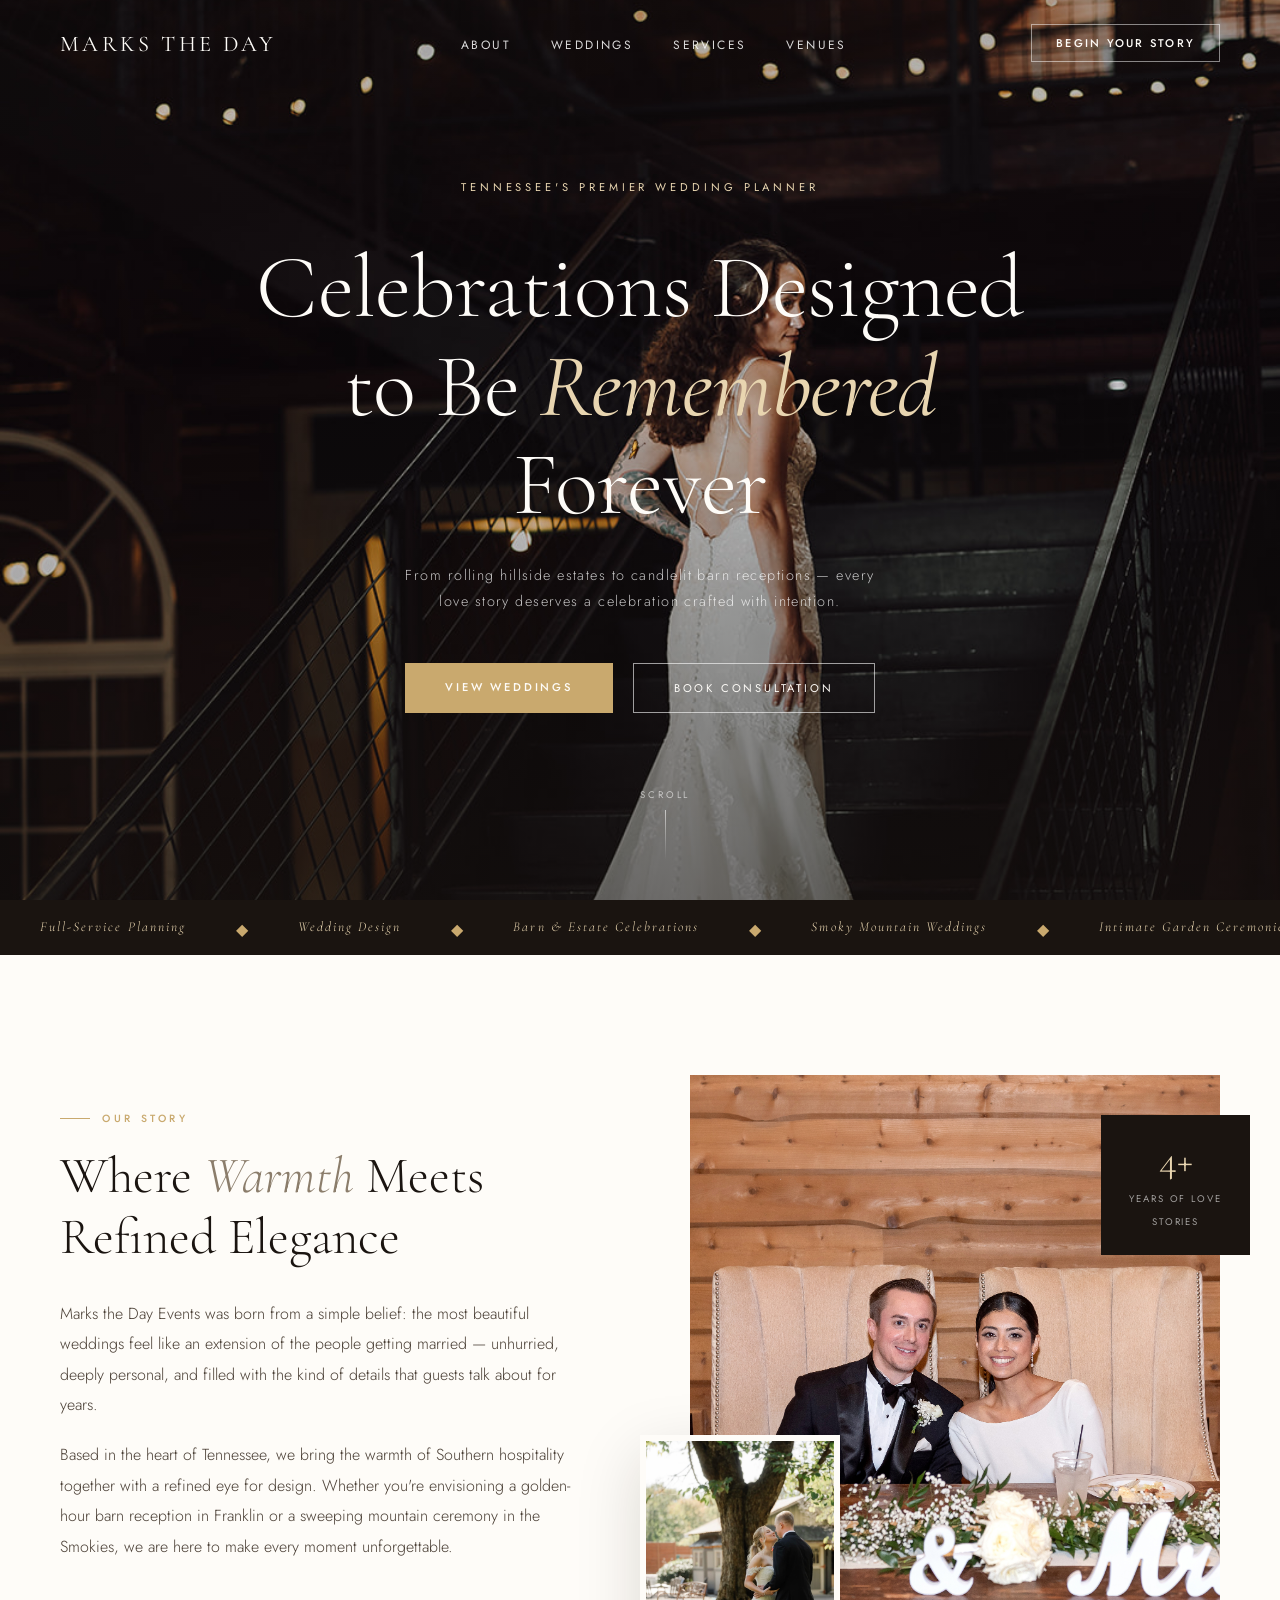
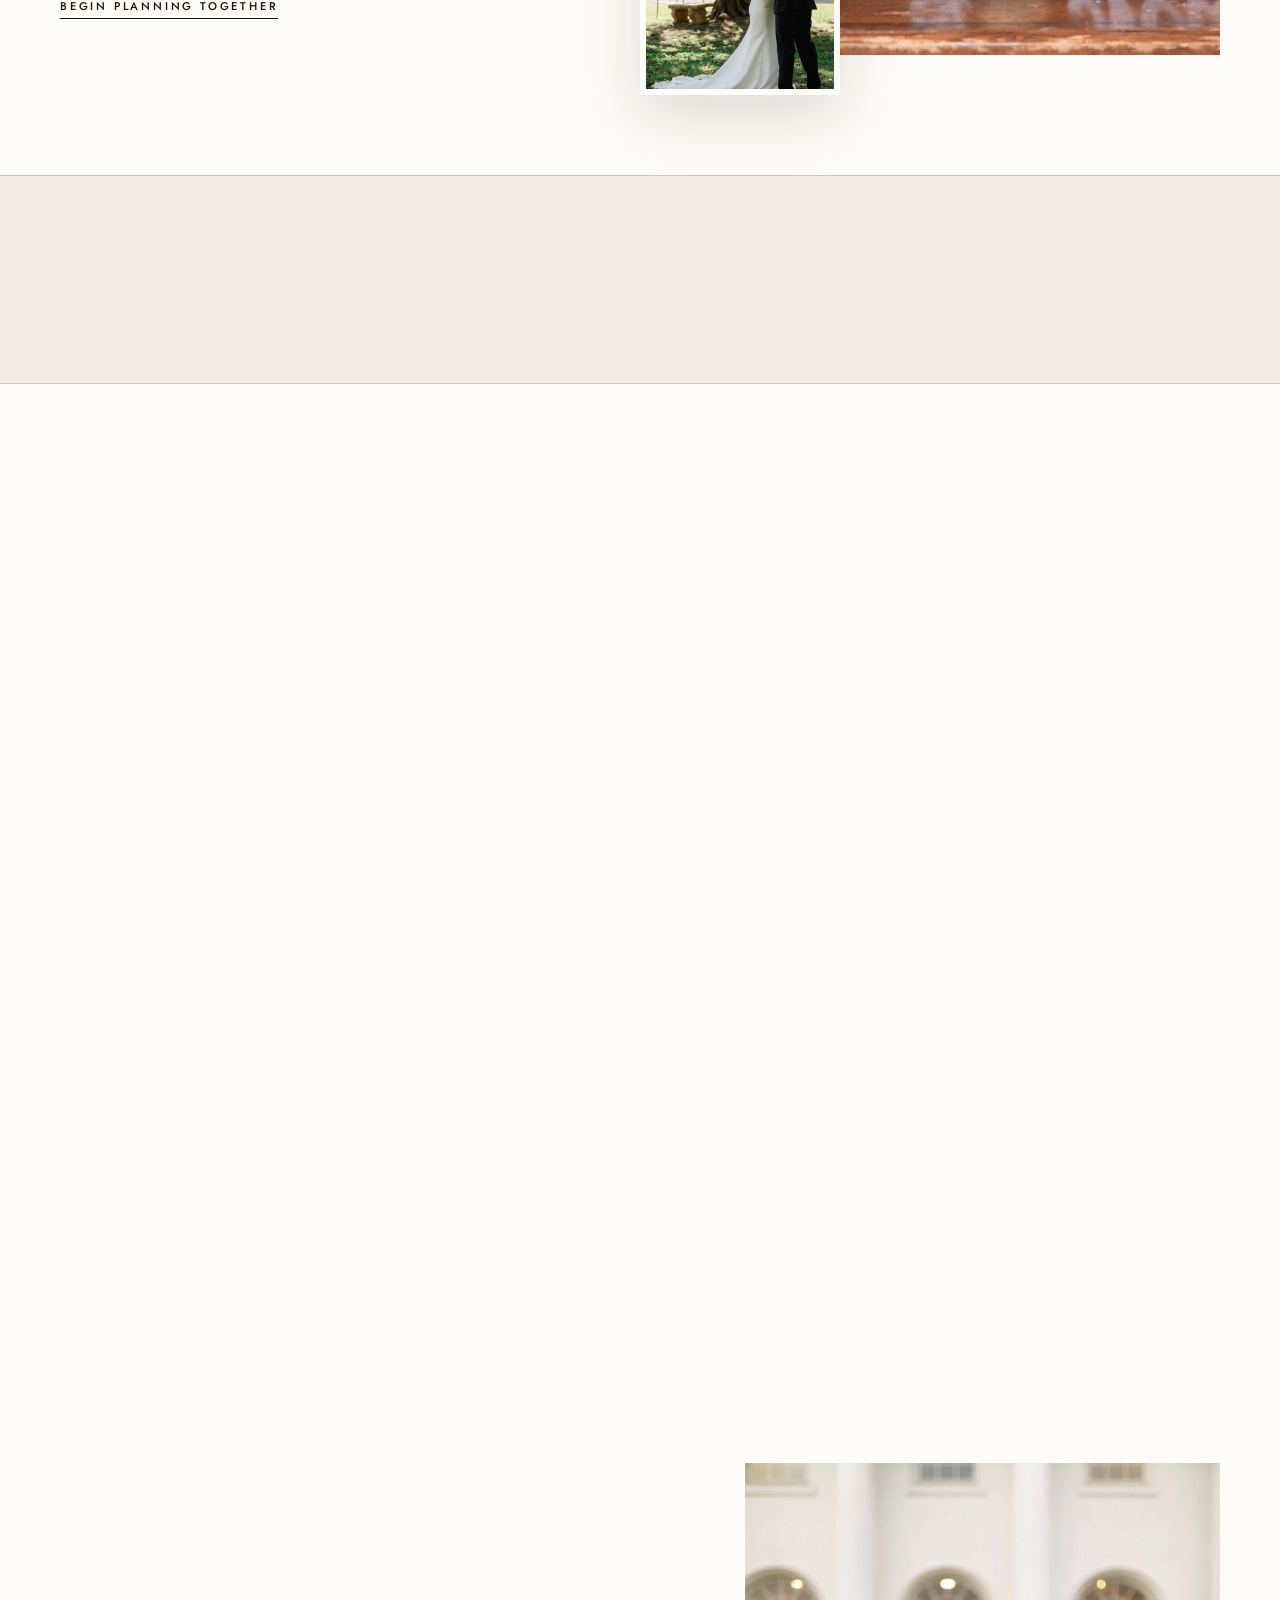
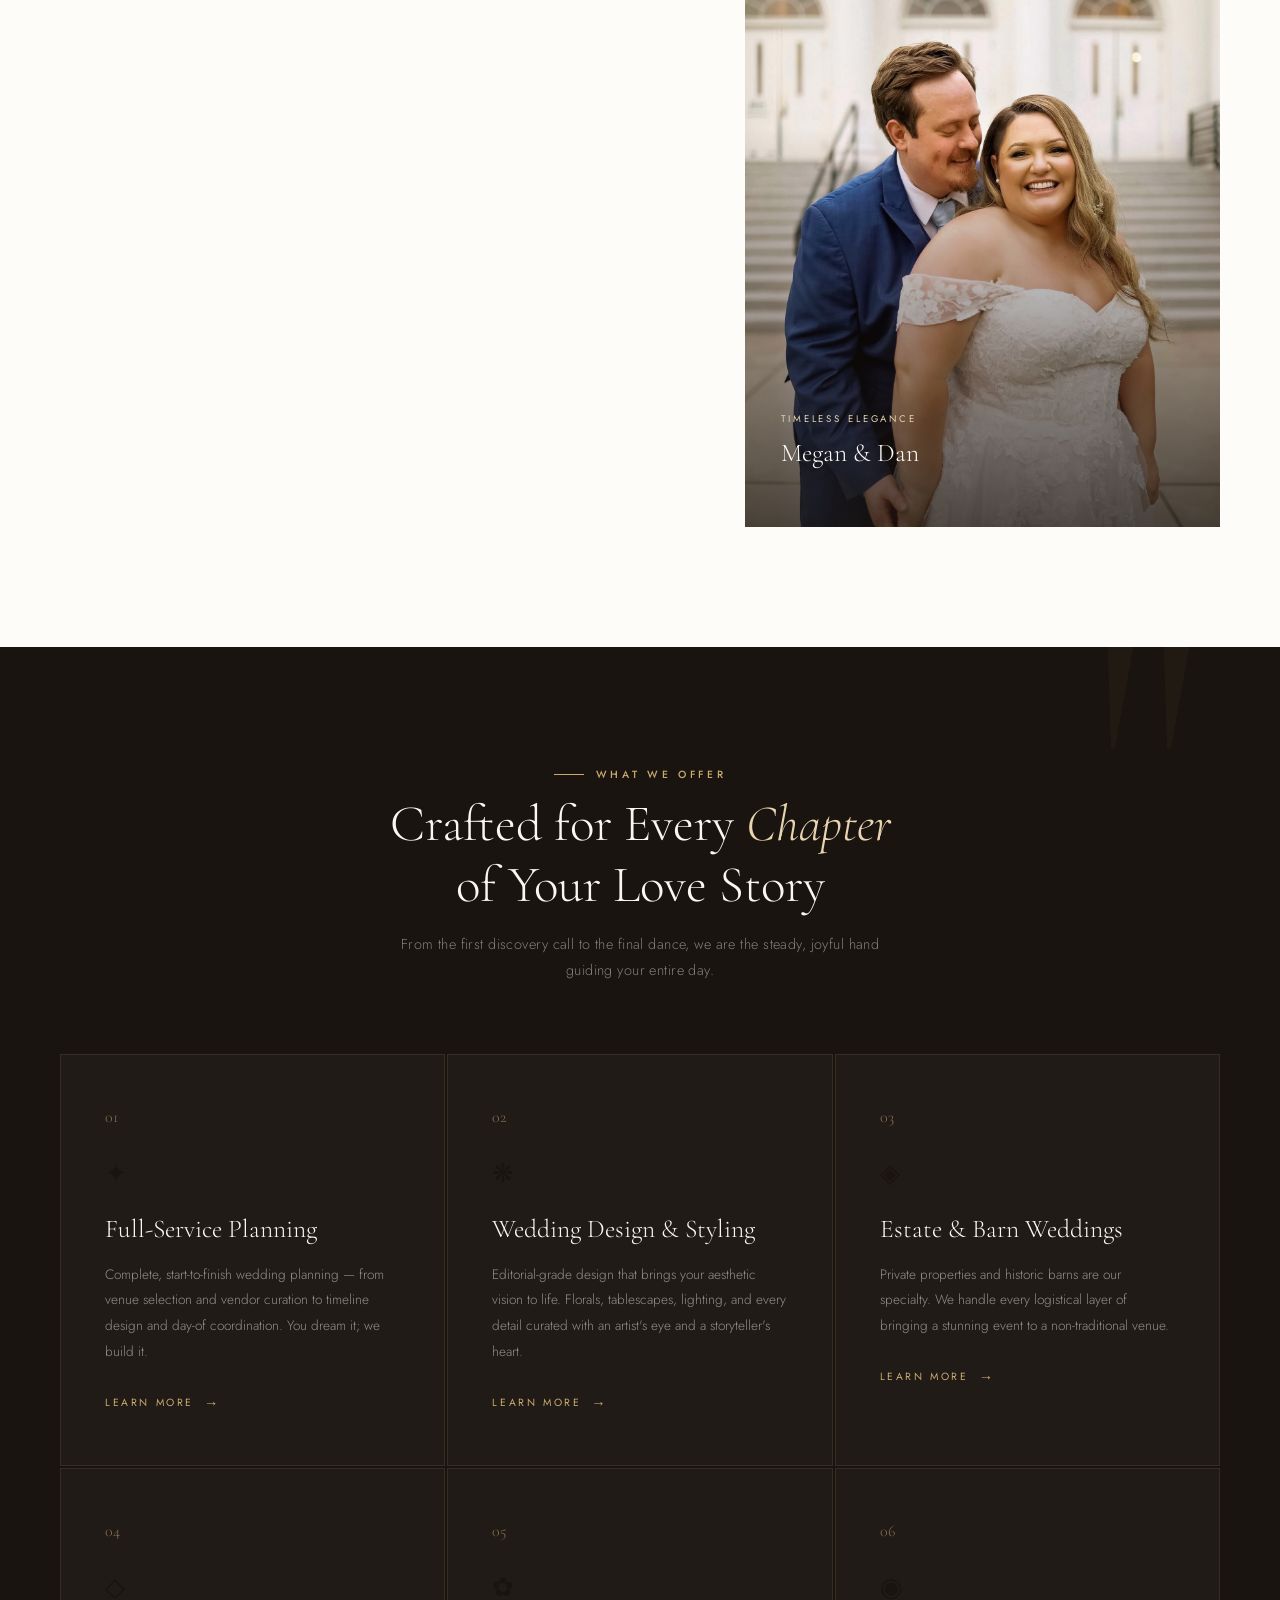
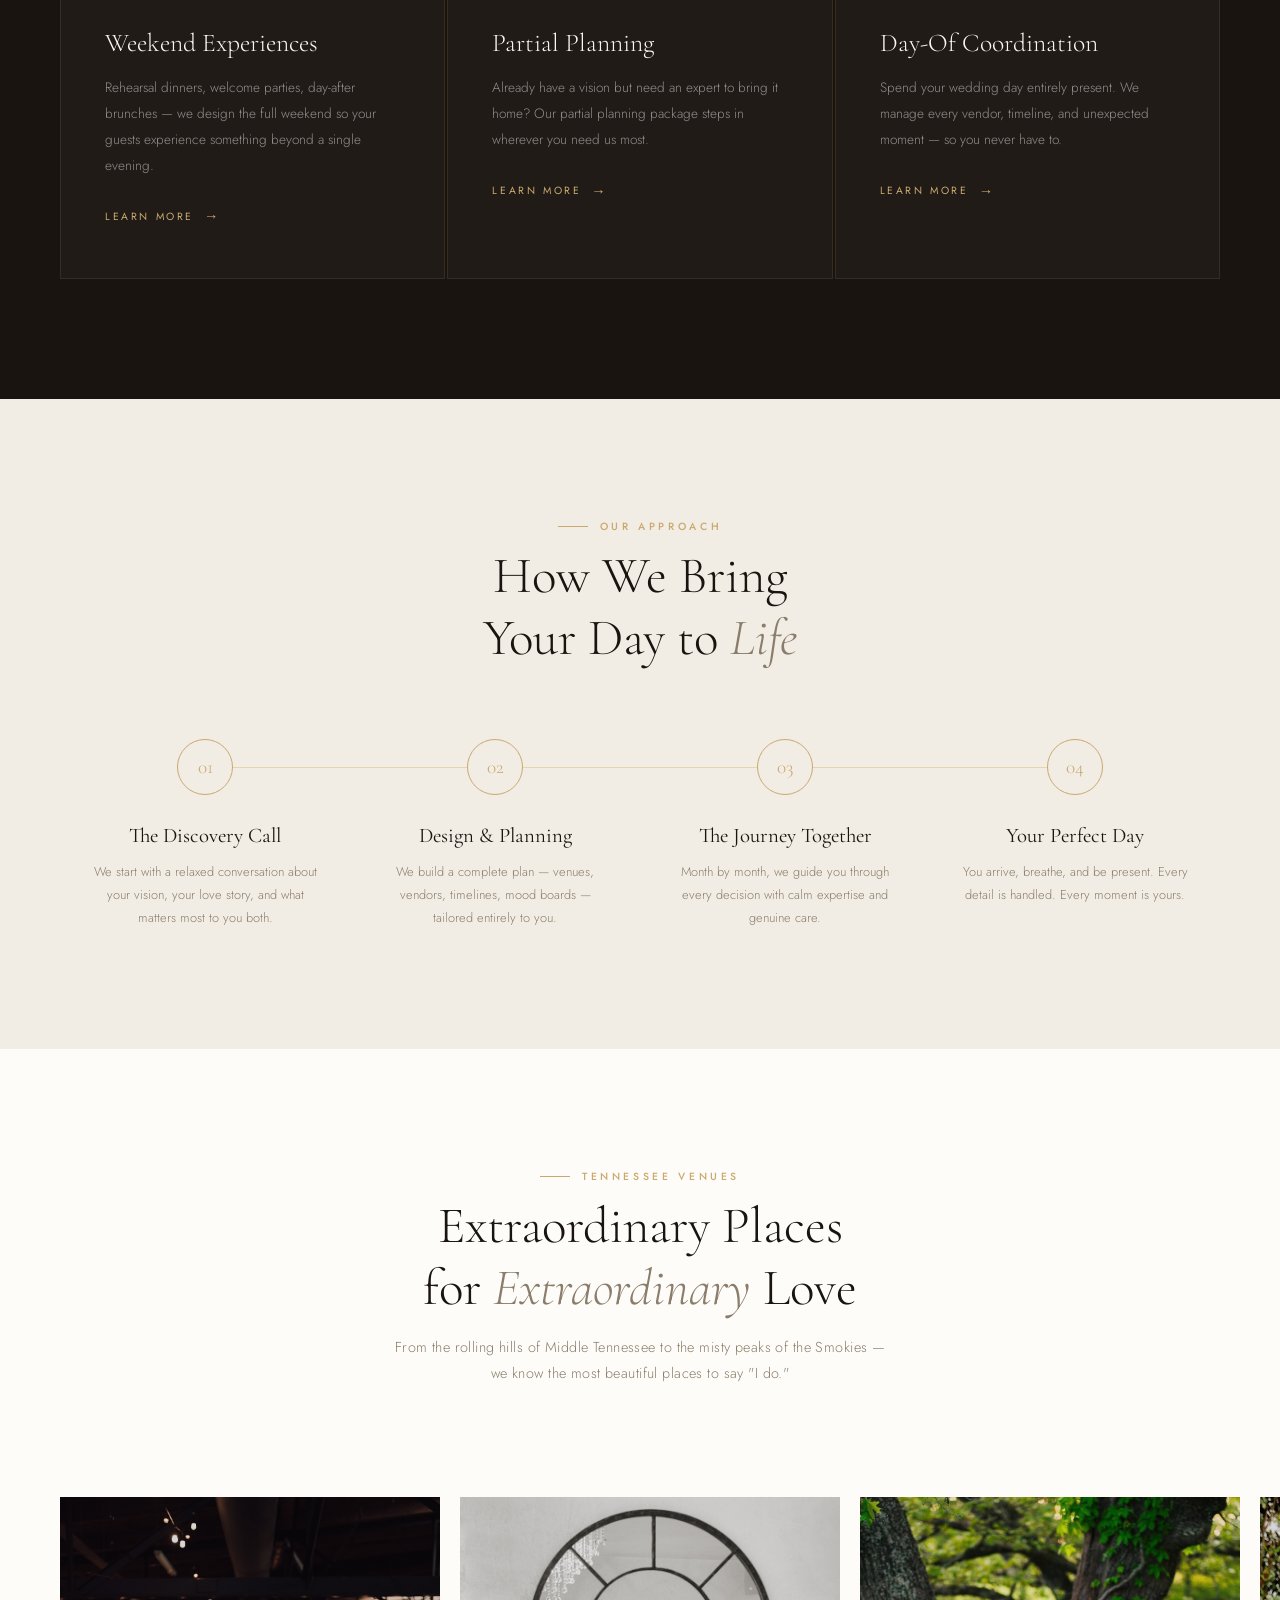
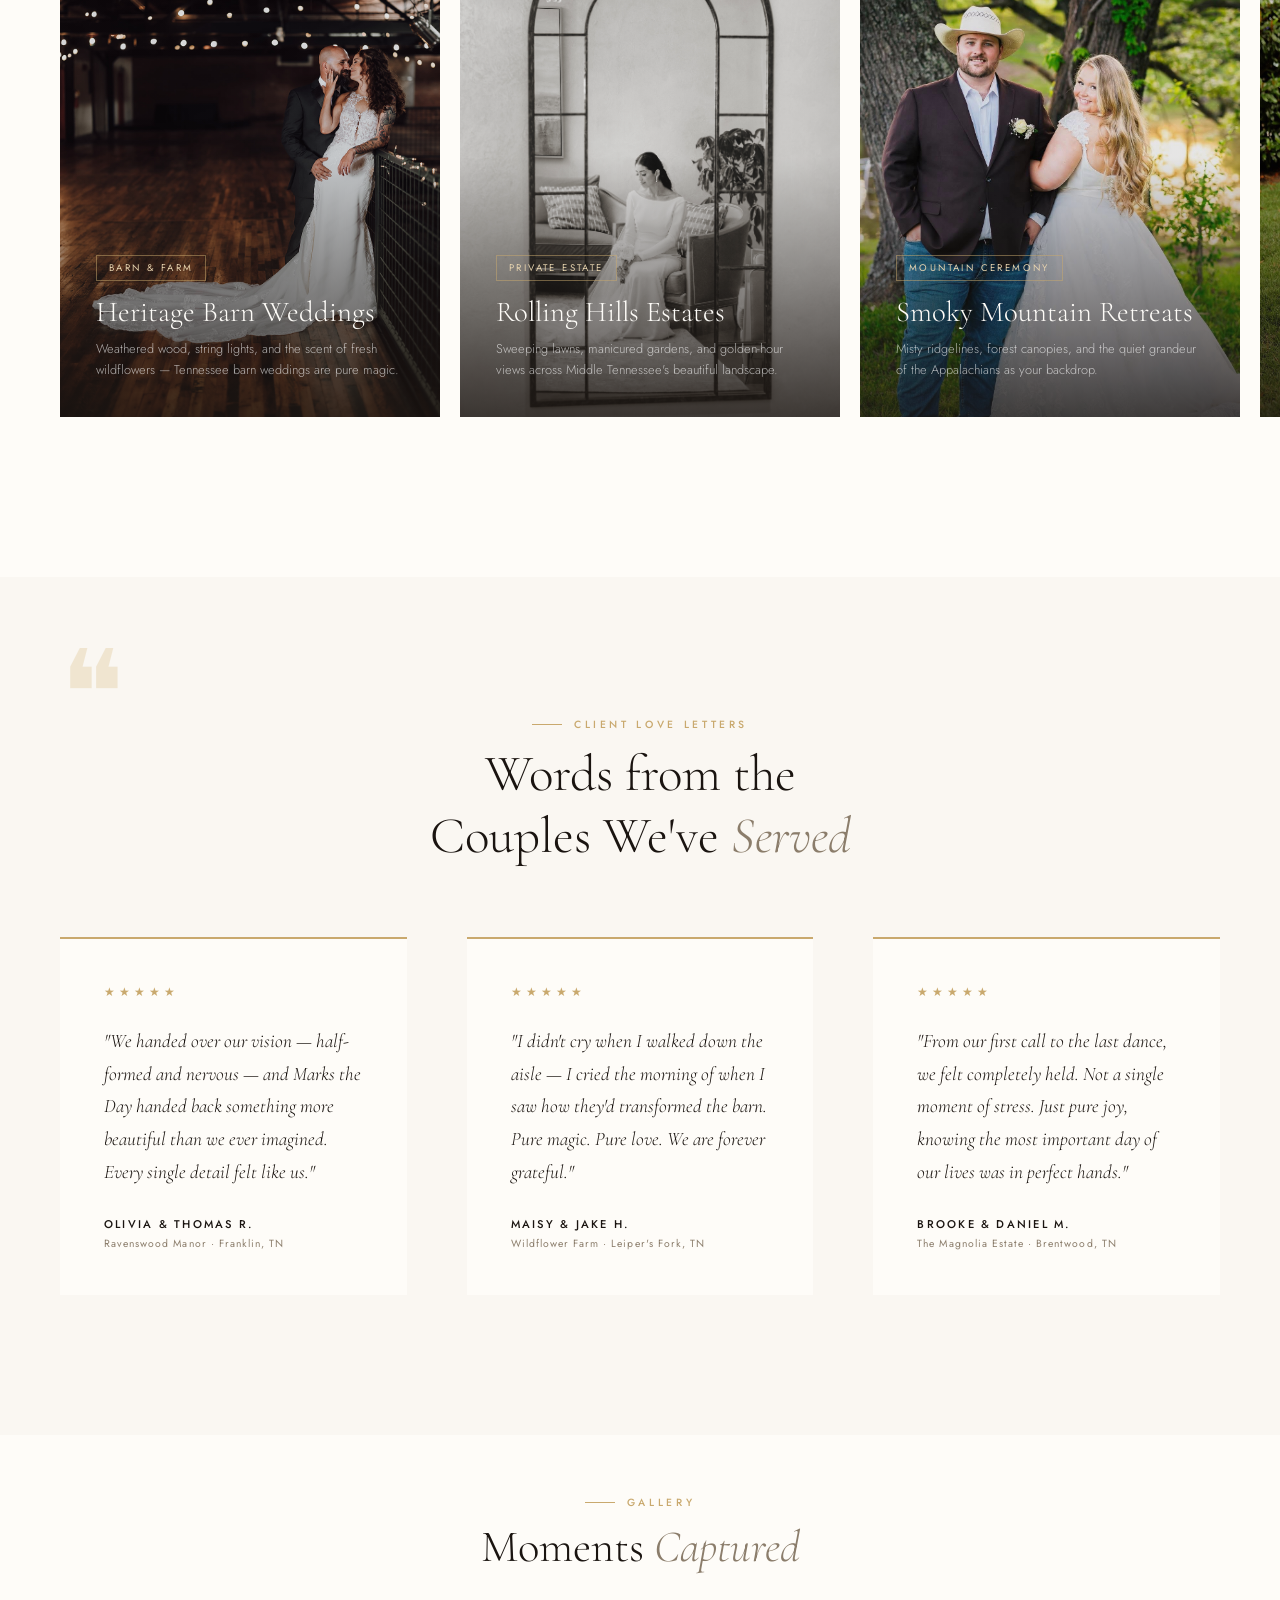
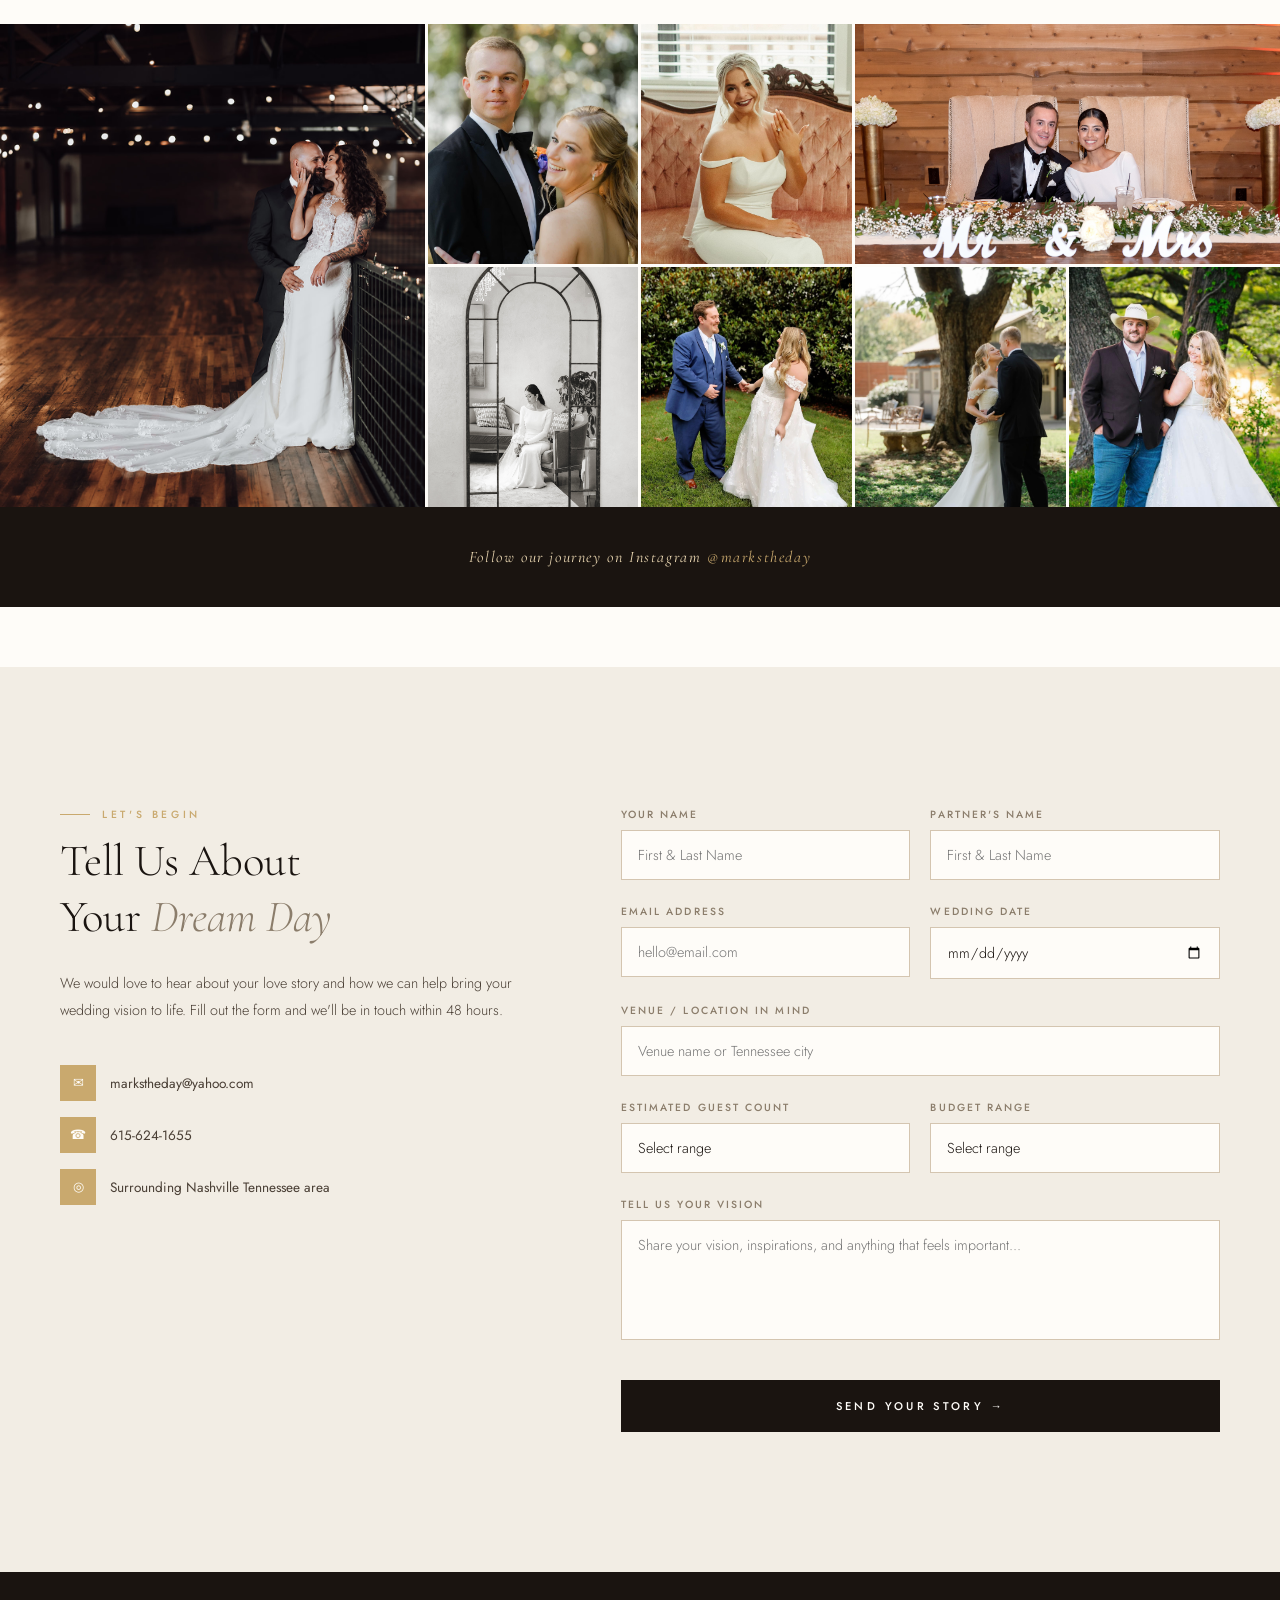
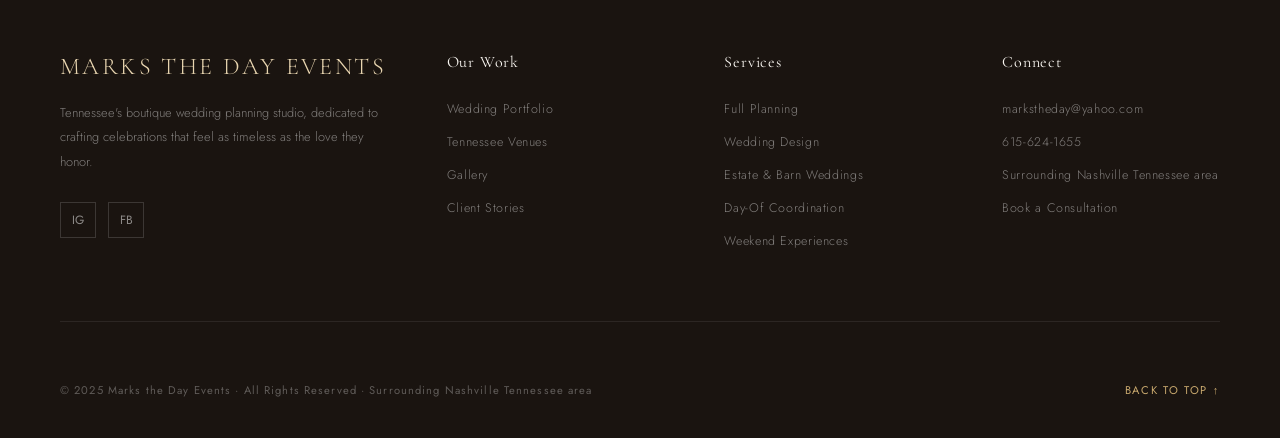
<file: index.html>
<!DOCTYPE html>
<html lang="en">
<head>
<meta charset="UTF-8">
<meta name="viewport" content="width=device-width, initial-scale=1.0">
<title>Marks the Day Events — Tennessee Wedding Planning</title>
<link rel="preconnect" href="https://fonts.googleapis.com">
<link rel="preconnect" href="https://fonts.gstatic.com" crossorigin>
<link href="https://fonts.googleapis.com/css2?family=Cormorant+Garamond:ital,wght@0,300;0,400;0,500;0,600;1,300;1,400;1,500&family=Jost:wght@300;400;500&family=Playfair+Display:ital,wght@0,400;0,700;1,400&display=swap" rel="stylesheet">
<style>
  *, *::before, *::after { margin: 0; padding: 0; box-sizing: border-box; }

  :root {
    --ivory: #FAF7F2;
    --champagne: #C9A96E;
    --champagne-light: #E8D5B0;
    --espresso: #1A1410;
    --taupe: #8B7D6B;
    --taupe-light: #D4C5B0;
    --cream: #F2EDE4;
    --warm-white: #FEFCF8;
    --gold: #B8965A;
    --gold-dark: #8A6E3E;
    --text-dark: #1A1410;
    --text-mid: #4A3F35;
    --text-light: #8B7D6B;
  }

  html { scroll-behavior: smooth; font-size: 16px; overflow-x: hidden; max-width: 100%; }

  body {
    font-family: 'Jost', sans-serif;
    background: var(--warm-white);
    color: var(--text-dark);
    overflow-x: hidden;
  }

  /* BUTTERFLY CURSOR */
  #butterfly-cursor {
    position: fixed;
    pointer-events: none;
    z-index: 99999;
    width: 36px;
    height: 36px;
    transform: translate(-50%, -50%);
  }
  #butterfly-cursor svg { overflow: visible; }
  /* Real cursor dot stays invisible — butterfly IS the cursor */
  body { cursor: none; }

  /* SCROLLBAR */
  ::-webkit-scrollbar { width: 3px; }
  ::-webkit-scrollbar-track { background: var(--ivory); }
  ::-webkit-scrollbar-thumb { background: var(--champagne); }

  /* NAV */
  nav {
    position: fixed;
    top: 0; left: 0; right: 0;
    z-index: 1000;
    padding: 24px 60px;
    display: flex;
    align-items: center;
    justify-content: space-between;
    transition: all 0.5s ease;
  }
  nav.scrolled {
    background: rgba(250, 247, 242, 0.95);
    backdrop-filter: blur(20px);
    padding: 16px 60px;
    border-bottom: 1px solid var(--champagne-light);
  }
  .nav-logo {
    font-family: 'Cormorant Garamond', serif;
    font-size: 1.4rem;
    font-weight: 400;
    letter-spacing: 0.15em;
    text-transform: uppercase;
    color: var(--warm-white);
    text-decoration: none;
    transition: color 0.5s;
  }
  nav.scrolled .nav-logo { color: var(--espresso); }
  .nav-links {
    display: flex;
    gap: 40px;
    list-style: none;
  }
  .nav-links a {
    font-family: 'Jost', sans-serif;
    font-size: 0.75rem;
    font-weight: 400;
    letter-spacing: 0.2em;
    text-transform: uppercase;
    text-decoration: none;
    color: rgba(255,255,255,0.85);
    transition: color 0.3s;
  }
  nav.scrolled .nav-links a { color: var(--text-mid); }
  .nav-links a:hover { color: var(--champagne) !important; }
  .nav-cta {
    font-family: 'Jost', sans-serif;
    font-size: 0.7rem;
    font-weight: 500;
    letter-spacing: 0.2em;
    text-transform: uppercase;
    color: var(--warm-white) !important;
    border: 1px solid rgba(255,255,255,0.5);
    padding: 10px 24px;
    text-decoration: none;
    transition: all 0.3s;
  }
  nav.scrolled .nav-cta {
    color: var(--espresso) !important;
    border-color: var(--espresso);
  }
  .nav-cta:hover {
    background: var(--champagne) !important;
    border-color: var(--champagne) !important;
    color: var(--warm-white) !important;
  }
  .nav-hamburger {
    display: none;
    flex-direction: column;
    gap: 5px;
    cursor: pointer;
    padding: 4px;
  }
  .nav-hamburger span {
    display: block;
    width: 24px;
    height: 1px;
    background: var(--warm-white);
    transition: all 0.3s;
  }
  nav.scrolled .nav-hamburger span { background: var(--espresso); }

  /* HERO */
  .hero {
    position: relative;
    height: 100vh;
    min-height: 700px;
    overflow: hidden;
    display: flex;
    align-items: center;
    justify-content: center;
  }
  .hero-bg {
    position: absolute;
    inset: 0;
    background-image: url('Photos%20for%20Website/Caity%20%26%20Brandon/nashville-wedding-photographer-the-mills-lebanon-11.jpg');
    background-size: cover;
    background-position: center 30%;
    transform: scale(1.05);
    transition: transform 8s ease;
  }
  .hero-bg.loaded { transform: scale(1); }
  .hero-overlay {
    position: absolute;
    inset: 0;
    background: linear-gradient(
      to bottom,
      rgba(26,20,16,0.35) 0%,
      rgba(26,20,16,0.15) 40%,
      rgba(26,20,16,0.55) 100%
    );
  }
  .hero-content {
    position: relative;
    z-index: 2;
    text-align: center;
    max-width: 900px;
    padding: 0 40px;
    opacity: 0;
    transform: translateY(30px);
    animation: fadeUp 1.2s ease 0.5s forwards;
  }
  .hero-eyebrow {
    font-family: 'Jost', sans-serif;
    font-size: 0.7rem;
    font-weight: 400;
    letter-spacing: 0.35em;
    text-transform: uppercase;
    color: var(--champagne-light);
    margin-bottom: 36px;
    transform: translateY(-8px);
    display: block;
  }
  .hero-headline {
    font-family: 'Cormorant Garamond', serif;
    font-size: clamp(3rem, 7vw, 6.5rem);
    font-weight: 300;
    line-height: 1.1;
    color: var(--warm-white);
    letter-spacing: -0.01em;
    margin-bottom: 28px;
  }
  .hero-headline em {
    font-style: italic;
    font-weight: 400;
    color: var(--champagne-light);
  }
  .hero-sub {
    font-family: 'Jost', sans-serif;
    font-size: 0.9rem;
    font-weight: 300;
    letter-spacing: 0.1em;
    color: rgba(255,255,255,0.75);
    max-width: 480px;
    margin: 0 auto 48px;
    line-height: 1.8;
  }
  .hero-btns {
    display: flex;
    gap: 20px;
    justify-content: center;
    flex-wrap: wrap;
  }
  .btn-primary {
    font-family: 'Jost', sans-serif;
    font-size: 0.7rem;
    font-weight: 500;
    letter-spacing: 0.25em;
    text-transform: uppercase;
    text-decoration: none;
    background: var(--champagne);
    color: var(--warm-white);
    padding: 16px 40px;
    transition: all 0.3s ease;
    display: inline-block;
  }
  .btn-primary:hover { background: var(--gold-dark); transform: translateY(-2px); }
  .btn-outline {
    font-family: 'Jost', sans-serif;
    font-size: 0.7rem;
    font-weight: 400;
    letter-spacing: 0.25em;
    text-transform: uppercase;
    text-decoration: none;
    border: 1px solid rgba(255,255,255,0.6);
    color: var(--warm-white);
    padding: 16px 40px;
    transition: all 0.3s ease;
    display: inline-block;
  }
  .btn-outline:hover {
    background: rgba(255,255,255,0.1);
    border-color: var(--warm-white);
    transform: translateY(-2px);
  }
  .hero-scroll {
    position: absolute;
    bottom: 40px;
    left: 50%;
    transform: translateX(-50%);
    z-index: 2;
    display: flex;
    flex-direction: column;
    align-items: center;
    gap: 8px;
    animation: fadeUp 1s ease 1.5s forwards;
    opacity: 0;
  }
  .hero-scroll span {
    font-size: 0.6rem;
    letter-spacing: 0.3em;
    text-transform: uppercase;
    color: rgba(255,255,255,0.6);
  }
  .scroll-line {
    width: 1px;
    height: 50px;
    background: linear-gradient(to bottom, rgba(255,255,255,0.6), transparent);
    animation: scrollPulse 2s ease infinite;
  }

  /* MARQUEE STRIP */
  .marquee-strip {
    background: var(--espresso);
    padding: 14px 0;
    overflow: hidden;
    white-space: nowrap;
  }
  .marquee-inner {
    display: inline-flex;
    animation: marquee 25s linear infinite;
  }
  .marquee-item {
    font-family: 'Cormorant Garamond', serif;
    font-size: 0.85rem;
    font-weight: 300;
    font-style: italic;
    letter-spacing: 0.15em;
    color: var(--champagne-light);
    padding: 0 40px;
  }
  .marquee-dot {
    color: var(--champagne);
    padding: 0 10px;
  }

  /* INTRO / ABOUT PREVIEW */
  .intro-section {
    padding: 120px 60px;
    display: grid;
    grid-template-columns: 1fr 1fr;
    gap: 100px;
    align-items: center;
    max-width: 1300px;
    margin: 0 auto;
  }
  .intro-left .section-label {
    margin-bottom: 20px;
  }
  .section-label {
    font-family: 'Jost', sans-serif;
    font-size: 0.65rem;
    font-weight: 500;
    letter-spacing: 0.35em;
    text-transform: uppercase;
    color: var(--champagne);
    display: flex;
    align-items: center;
    gap: 12px;
  }
  .section-label::before {
    content: '';
    display: block;
    width: 30px;
    height: 1px;
    background: var(--champagne);
  }
  .intro-left h2 {
    font-family: 'Cormorant Garamond', serif;
    font-size: clamp(2.5rem, 4vw, 4rem);
    font-weight: 300;
    line-height: 1.2;
    color: var(--espresso);
    margin-bottom: 30px;
  }
  .intro-left h2 em {
    font-style: italic;
    color: var(--taupe);
  }
  .intro-left p {
    font-family: 'Jost', sans-serif;
    font-size: 1rem;
    font-weight: 300;
    line-height: 1.9;
    color: var(--text-mid);
    margin-bottom: 20px;
  }
  .intro-left .btn-dark {
    display: inline-block;
    margin-top: 16px;
    font-family: 'Jost', sans-serif;
    font-size: 0.7rem;
    font-weight: 500;
    letter-spacing: 0.25em;
    text-transform: uppercase;
    text-decoration: none;
    color: var(--espresso);
    border-bottom: 1px solid var(--espresso);
    padding-bottom: 4px;
    transition: all 0.3s;
  }
  .intro-left .btn-dark:hover { color: var(--champagne); border-color: var(--champagne); }
  .intro-right {
    position: relative;
  }
  .intro-img-main {
    width: 100%;
    height: 580px;
    object-fit: cover;
    display: block;
  }
  .intro-img-accent {
    position: absolute;
    bottom: -40px;
    left: -50px;
    width: 200px;
    height: 260px;
    object-fit: cover;
    border: 6px solid var(--warm-white);
    box-shadow: 0 20px 60px rgba(26,20,16,0.15);
  }
  .intro-stat {
    position: absolute;
    top: 40px;
    right: -30px;
    background: var(--espresso);
    color: var(--warm-white);
    padding: 24px 28px;
    text-align: center;
  }
  .intro-stat .num {
    font-family: 'Cormorant Garamond', serif;
    font-size: 2.5rem;
    font-weight: 300;
    color: var(--champagne-light);
    display: block;
    line-height: 1;
    margin-bottom: 6px;
  }
  .intro-stat .lbl {
    font-size: 0.6rem;
    letter-spacing: 0.2em;
    text-transform: uppercase;
    color: rgba(255,255,255,0.6);
  }

  /* STATS BAR */
  .stats-bar {
    background: var(--cream);
    border-top: 1px solid var(--taupe-light);
    border-bottom: 1px solid var(--taupe-light);
    padding: 60px 60px;
    display: grid;
    grid-template-columns: repeat(4, 1fr);
    gap: 0;
    max-width: 100%;
  }
  .stat-item {
    text-align: center;
    padding: 0 40px;
    border-right: 1px solid var(--taupe-light);
  }
  .stat-item:last-child { border-right: none; }
  .stat-num {
    font-family: 'Cormorant Garamond', serif;
    font-size: 3.5rem;
    font-weight: 300;
    color: var(--espresso);
    line-height: 1;
    display: block;
    margin-bottom: 8px;
  }
  .stat-label {
    font-size: 0.65rem;
    font-weight: 400;
    letter-spacing: 0.2em;
    text-transform: uppercase;
    color: var(--taupe);
  }

  /* WEDDINGS */
  .weddings-section {
    padding: 120px 60px;
    background: var(--warm-white);
  }
  .section-header {
    text-align: center;
    margin-bottom: 70px;
  }
  .section-header h2 {
    font-family: 'Cormorant Garamond', serif;
    font-size: clamp(2.5rem, 4vw, 4rem);
    font-weight: 300;
    color: var(--espresso);
    margin-top: 12px;
    line-height: 1.2;
  }
  .section-header h2 em { font-style: italic; color: var(--taupe); }
  .section-header p {
    font-size: 0.9rem;
    font-weight: 300;
    color: var(--text-light);
    max-width: 500px;
    margin: 16px auto 0;
    line-height: 1.8;
    letter-spacing: 0.03em;
  }
  .weddings-grid {
    display: grid;
    grid-template-columns: 1.4fr 1fr;
    grid-template-rows: auto auto;
    gap: 20px;
    max-width: 1300px;
    margin: 0 auto;
  }
  .wedding-card {
    position: relative;
    overflow: hidden;
    cursor: pointer;
  }
  .wedding-card:first-child {
    grid-row: span 2;
  }
  .wedding-card img {
    width: 100%;
    height: 100%;
    object-fit: cover;
    display: block;
    transition: transform 0.8s ease;
    min-height: 320px;
  }
  .wedding-card:first-child img { min-height: 700px; }
  .wedding-card:hover img { transform: scale(1.04); }
  .wedding-card-overlay {
    position: absolute;
    inset: 0;
    background: linear-gradient(to top, rgba(26,20,16,0.75) 0%, transparent 60%);
    transition: opacity 0.4s;
  }
  .wedding-card:hover .wedding-card-overlay { opacity: 0.9; }
  .wedding-card-info {
    position: absolute;
    bottom: 0;
    left: 0;
    right: 0;
    padding: 36px;
    transform: translateY(10px);
    transition: transform 0.4s ease;
  }
  .wedding-card:hover .wedding-card-info { transform: translateY(0); }
  .wedding-card-cat {
    font-size: 0.6rem;
    letter-spacing: 0.3em;
    text-transform: uppercase;
    color: var(--champagne-light);
    margin-bottom: 10px;
    display: block;
  }
  .wedding-card-title {
    font-family: 'Cormorant Garamond', serif;
    font-size: 1.6rem;
    font-weight: 300;
    color: var(--warm-white);
    margin-bottom: 8px;
    line-height: 1.3;
  }
  .wedding-card:first-child .wedding-card-title { font-size: 2.2rem; }
  .wedding-card-loc {
    font-size: 0.7rem;
    letter-spacing: 0.15em;
    color: rgba(255,255,255,0.65);
    text-transform: uppercase;
    opacity: 0;
    transition: opacity 0.4s ease 0.1s;
  }
  .wedding-card:hover .wedding-card-loc { opacity: 1; }

  /* SERVICES */
  .services-section {
    padding: 120px 60px;
    background: var(--espresso);
    position: relative;
    overflow: hidden;
  }
  .services-section::before {
    content: '"';
    position: absolute;
    top: -80px;
    right: 80px;
    font-family: 'Cormorant Garamond', serif;
    font-size: 400px;
    font-weight: 300;
    color: rgba(201,169,110,0.04);
    line-height: 1;
    pointer-events: none;
  }
  .services-section .section-header h2 { color: var(--ivory); }
  .services-section .section-header p { color: rgba(255,255,255,0.5); }
  .services-grid {
    display: grid;
    grid-template-columns: repeat(3, 1fr);
    gap: 2px;
    max-width: 1200px;
    margin: 0 auto;
  }
  .service-card {
    background: rgba(255,255,255,0.03);
    border: 1px solid rgba(201,169,110,0.12);
    padding: 52px 44px;
    transition: all 0.4s ease;
    position: relative;
    overflow: hidden;
  }
  .service-card::before {
    content: '';
    position: absolute;
    bottom: 0;
    left: 0;
    width: 0;
    height: 2px;
    background: var(--champagne);
    transition: width 0.5s ease;
  }
  .service-card:hover::before { width: 100%; }
  .service-card:hover {
    background: rgba(201,169,110,0.07);
    transform: translateY(-4px);
  }
  .service-num {
    font-family: 'Cormorant Garamond', serif;
    font-size: 1rem;
    font-weight: 300;
    color: var(--champagne);
    opacity: 0.6;
    display: block;
    margin-bottom: 28px;
  }
  .service-icon {
    font-size: 1.6rem;
    margin-bottom: 20px;
    display: block;
  }
  .service-card h3 {
    font-family: 'Cormorant Garamond', serif;
    font-size: 1.6rem;
    font-weight: 300;
    color: var(--ivory);
    margin-bottom: 16px;
    line-height: 1.3;
  }
  .service-card p {
    font-size: 0.85rem;
    font-weight: 300;
    line-height: 1.9;
    color: rgba(255,255,255,0.5);
    margin-bottom: 28px;
  }
  .service-link {
    font-size: 0.65rem;
    letter-spacing: 0.25em;
    text-transform: uppercase;
    color: var(--champagne);
    text-decoration: none;
    display: flex;
    align-items: center;
    gap: 10px;
    transition: gap 0.3s;
  }
  .service-link:hover { gap: 18px; }
  .service-link::after {
    content: '→';
    font-size: 0.9rem;
  }

  /* PROCESS */
  .process-section {
    padding: 120px 60px;
    background: var(--cream);
  }
  .process-timeline {
    display: grid;
    grid-template-columns: repeat(4, 1fr);
    gap: 0;
    max-width: 1200px;
    margin: 60px auto 0;
    position: relative;
  }
  .process-timeline::before {
    content: '';
    position: absolute;
    top: 28px;
    left: 12%;
    right: 12%;
    height: 1px;
    background: var(--champagne-light);
  }
  .process-step {
    text-align: center;
    padding: 0 30px;
    position: relative;
  }
  .process-num {
    width: 56px; height: 56px;
    border: 1px solid var(--champagne);
    border-radius: 50%;
    display: flex;
    align-items: center;
    justify-content: center;
    margin: 0 auto 28px;
    font-family: 'Cormorant Garamond', serif;
    font-size: 1.2rem;
    font-weight: 300;
    color: var(--champagne);
    background: var(--cream);
    position: relative;
    z-index: 1;
    transition: all 0.3s;
  }
  .process-step:hover .process-num {
    background: var(--champagne);
    color: var(--warm-white);
  }
  .process-step h4 {
    font-family: 'Cormorant Garamond', serif;
    font-size: 1.3rem;
    font-weight: 400;
    color: var(--espresso);
    margin-bottom: 12px;
  }
  .process-step p {
    font-size: 0.8rem;
    font-weight: 300;
    color: var(--text-light);
    line-height: 1.8;
  }

  /* VENUES / DESTINATIONS */
  .venues-section {
    padding: 120px 0;
    background: var(--warm-white);
    overflow: hidden;
  }
  .venues-section .section-header { padding: 0 60px; }
  .venues-scroll {
    display: flex;
    gap: 20px;
    padding: 40px 60px;
    overflow-x: auto;
    scrollbar-width: none;
  }
  .venues-scroll::-webkit-scrollbar { display: none; }
  .venue-card {
    flex: 0 0 380px;
    height: 520px;
    position: relative;
    overflow: hidden;
    cursor: pointer;
  }
  .venue-card img {
    width: 100%;
    height: 100%;
    object-fit: cover;
    transition: transform 0.8s ease;
  }
  .venue-card:hover img { transform: scale(1.06); }
  .venue-card-overlay {
    position: absolute;
    inset: 0;
    background: linear-gradient(to top, rgba(26,20,16,0.8) 0%, rgba(26,20,16,0.1) 50%);
  }
  .venue-card-body {
    position: absolute;
    bottom: 0;
    left: 0;
    right: 0;
    padding: 36px;
  }
  .venue-tag {
    display: inline-block;
    font-size: 0.6rem;
    letter-spacing: 0.25em;
    text-transform: uppercase;
    color: var(--champagne-light);
    border: 1px solid rgba(201,169,110,0.5);
    padding: 5px 12px;
    margin-bottom: 14px;
  }
  .venue-card-body h3 {
    font-family: 'Cormorant Garamond', serif;
    font-size: 1.8rem;
    font-weight: 300;
    color: var(--warm-white);
    margin-bottom: 8px;
    line-height: 1.2;
  }
  .venue-card-body p {
    font-size: 0.8rem;
    font-weight: 300;
    color: rgba(255,255,255,0.65);
    line-height: 1.7;
  }

  /* TESTIMONIALS */
  .testimonials-section {
    padding: 140px 60px;
    background: var(--ivory);
    position: relative;
  }
  .testimonials-section::before {
    content: '❝';
    position: absolute;
    top: 60px;
    left: 60px;
    font-family: 'Cormorant Garamond', serif;
    font-size: 120px;
    color: var(--champagne-light);
    line-height: 1;
    opacity: 0.5;
  }
  .testimonials-grid {
    display: grid;
    grid-template-columns: repeat(3, 1fr);
    gap: 60px;
    max-width: 1200px;
    margin: 60px auto 0;
  }
  .testimonial-item {
    padding: 44px;
    background: var(--warm-white);
    border-top: 2px solid var(--champagne);
    transition: transform 0.3s ease;
  }
  .testimonial-item:hover { transform: translateY(-6px); }
  .testimonial-stars {
    color: var(--champagne);
    font-size: 0.75rem;
    letter-spacing: 4px;
    margin-bottom: 24px;
    display: block;
  }
  .testimonial-text {
    font-family: 'Cormorant Garamond', serif;
    font-size: 1.2rem;
    font-weight: 300;
    font-style: italic;
    line-height: 1.7;
    color: var(--text-dark);
    margin-bottom: 28px;
  }
  .testimonial-couple {
    font-size: 0.7rem;
    font-weight: 500;
    letter-spacing: 0.2em;
    text-transform: uppercase;
    color: var(--espresso);
    display: block;
  }
  .testimonial-venue {
    font-size: 0.65rem;
    color: var(--taupe);
    letter-spacing: 0.1em;
    margin-top: 4px;
    display: block;
  }

  /* GALLERY */
  .gallery-section {
    padding: 60px 0;
    background: var(--warm-white);
  }
  .gallery-header {
    text-align: center;
    padding: 0 60px 50px;
  }
  .gallery-grid {
    display: grid;
    grid-template-columns: repeat(6, 1fr);
    grid-template-rows: 240px 240px;
    gap: 3px;
  }
  .gallery-item {
    overflow: hidden;
    cursor: pointer;
    position: relative;
  }
  .gallery-item:nth-child(1) { grid-column: span 2; grid-row: span 2; }
  .gallery-item:nth-child(4) { grid-column: span 2; }
  .gallery-item img {
    width: 100%;
    height: 100%;
    object-fit: cover;
    transition: transform 0.6s ease;
  }
  .gallery-item:hover img { transform: scale(1.08); }
  .gallery-item-overlay {
    position: absolute;
    inset: 0;
    background: rgba(201,169,110,0.4);
    opacity: 0;
    transition: opacity 0.3s;
    display: flex;
    align-items: center;
    justify-content: center;
  }
  .gallery-item:hover .gallery-item-overlay { opacity: 1; }
  .gallery-item-overlay span {
    color: var(--warm-white);
    font-size: 1.4rem;
  }
  .gallery-follow {
    text-align: center;
    padding: 40px;
    background: var(--espresso);
  }
  .gallery-follow p {
    font-family: 'Cormorant Garamond', serif;
    font-size: 1rem;
    font-style: italic;
    color: var(--champagne-light);
    letter-spacing: 0.1em;
  }
  .gallery-follow a {
    color: var(--champagne);
    text-decoration: none;
  }

  /* INQUIRY */
  .inquiry-section {
    padding: 140px 60px;
    background: var(--cream);
    position: relative;
    overflow: hidden;
  }
  .inquiry-section::after {
    content: 'Let's Begin';
    position: absolute;
    bottom: -60px;
    right: -40px;
    font-family: 'Cormorant Garamond', serif;
    font-size: 160px;
    font-weight: 300;
    font-style: italic;
    color: rgba(201,169,110,0.07);
    white-space: nowrap;
    pointer-events: none;
  }
  .inquiry-inner {
    display: grid;
    grid-template-columns: 1fr 1.3fr;
    gap: 100px;
    max-width: 1200px;
    margin: 0 auto;
    align-items: start;
  }
  .inquiry-left h2 {
    font-family: 'Cormorant Garamond', serif;
    font-size: clamp(2.5rem, 3.5vw, 3.5rem);
    font-weight: 300;
    color: var(--espresso);
    line-height: 1.25;
    margin: 12px 0 24px;
  }
  .inquiry-left h2 em { font-style: italic; color: var(--taupe); }
  .inquiry-left p {
    font-size: 0.9rem;
    font-weight: 300;
    color: var(--text-mid);
    line-height: 1.9;
    margin-bottom: 40px;
  }
  .inquiry-contact-item {
    display: flex;
    align-items: center;
    gap: 14px;
    margin-bottom: 16px;
    font-size: 0.85rem;
    color: var(--text-mid);
  }
  .inquiry-contact-item span:first-child {
    width: 36px; height: 36px;
    background: var(--champagne);
    display: flex;
    align-items: center;
    justify-content: center;
    color: var(--warm-white);
    font-size: 0.8rem;
    flex-shrink: 0;
  }
  .form-group {
    margin-bottom: 24px;
  }
  .form-group label {
    display: block;
    font-size: 0.65rem;
    font-weight: 500;
    letter-spacing: 0.2em;
    text-transform: uppercase;
    color: var(--taupe);
    margin-bottom: 8px;
  }
  .form-group input,
  .form-group select,
  .form-group textarea {
    width: 100%;
    padding: 14px 16px;
    border: 1px solid var(--taupe-light);
    background: var(--warm-white);
    font-family: 'Jost', sans-serif;
    font-size: 0.9rem;
    font-weight: 300;
    color: var(--text-dark);
    outline: none;
    transition: border-color 0.3s;
    appearance: none;
  }
  .form-group input:focus,
  .form-group select:focus,
  .form-group textarea:focus {
    border-color: var(--champagne);
  }
  .form-group textarea { resize: none; height: 120px; }
  .form-row { display: grid; grid-template-columns: 1fr 1fr; gap: 20px; }
  .btn-submit {
    width: 100%;
    padding: 18px;
    background: var(--espresso);
    color: var(--warm-white);
    border: none;
    font-family: 'Jost', sans-serif;
    font-size: 0.7rem;
    font-weight: 500;
    letter-spacing: 0.3em;
    text-transform: uppercase;
    cursor: pointer;
    transition: background 0.3s, transform 0.2s;
    margin-top: 10px;
  }
  .btn-submit:hover { background: var(--champagne); transform: translateY(-2px); }

  /* FOOTER */
  footer {
    background: var(--espresso);
    color: var(--ivory);
    padding: 80px 60px 40px;
  }
  .footer-top {
    display: grid;
    grid-template-columns: 1.5fr 1fr 1fr 1fr;
    gap: 60px;
    margin-bottom: 60px;
    padding-bottom: 60px;
    border-bottom: 1px solid rgba(255,255,255,0.08);
  }
  .footer-brand .logo {
    font-family: 'Cormorant Garamond', serif;
    font-size: 1.5rem;
    font-weight: 300;
    letter-spacing: 0.1em;
    text-transform: uppercase;
    color: var(--champagne-light);
    margin-bottom: 20px;
    display: block;
  }
  .footer-brand p {
    font-size: 0.8rem;
    font-weight: 300;
    line-height: 1.9;
    color: rgba(255,255,255,0.45);
    margin-bottom: 28px;
  }
  .footer-social {
    display: flex;
    gap: 12px;
  }
  .footer-social a {
    width: 36px; height: 36px;
    border: 1px solid rgba(255,255,255,0.15);
    display: flex;
    align-items: center;
    justify-content: center;
    color: rgba(255,255,255,0.5);
    text-decoration: none;
    font-size: 0.75rem;
    transition: all 0.3s;
  }
  .footer-social a:hover {
    border-color: var(--champagne);
    color: var(--champagne);
  }
  .footer-col h4 {
    font-family: 'Cormorant Garamond', serif;
    font-size: 1rem;
    font-weight: 400;
    color: var(--ivory);
    margin-bottom: 24px;
    letter-spacing: 0.05em;
  }
  .footer-col ul { list-style: none; }
  .footer-col ul li { margin-bottom: 10px; }
  .footer-col ul li a {
    font-size: 0.78rem;
    font-weight: 300;
    color: rgba(255,255,255,0.45);
    text-decoration: none;
    letter-spacing: 0.05em;
    transition: color 0.3s;
  }
  .footer-col ul li a:hover { color: var(--champagne); }
  .footer-bottom {
    display: flex;
    align-items: center;
    justify-content: space-between;
  }
  .footer-bottom p {
    font-size: 0.7rem;
    color: rgba(255,255,255,0.3);
    letter-spacing: 0.1em;
  }
  .footer-bottom a {
    font-size: 0.7rem;
    color: var(--champagne);
    text-decoration: none;
    letter-spacing: 0.15em;
    text-transform: uppercase;
  }

  /* ANIMATIONS */
  @keyframes fadeUp {
    from { opacity: 0; transform: translateY(30px); }
    to { opacity: 1; transform: translateY(0); }
  }
  @keyframes scrollPulse {
    0%, 100% { transform: scaleY(1); opacity: 0.6; }
    50% { transform: scaleY(0.6); opacity: 1; }
  }
  @keyframes marquee {
    from { transform: translateX(0); }
    to { transform: translateX(-50%); }
  }
  .reveal {
    opacity: 0;
    transform: translateY(40px);
    transition: opacity 0.9s ease, transform 0.9s ease;
  }
  .reveal.visible {
    opacity: 1;
    transform: translateY(0);
  }
  .reveal-delay-1 { transition-delay: 0.1s; }
  .reveal-delay-2 { transition-delay: 0.2s; }
  .reveal-delay-3 { transition-delay: 0.3s; }
  .reveal-delay-4 { transition-delay: 0.4s; }

  /* MOBILE NAV OVERLAY */
  .mobile-menu {
    position: fixed;
    inset: 0;
    background: var(--espresso);
    z-index: 999;
    display: flex;
    flex-direction: column;
    align-items: center;
    justify-content: center;
    gap: 30px;
    opacity: 0;
    pointer-events: none;
    transition: opacity 0.4s;
  }
  .mobile-menu.open { opacity: 1; pointer-events: all; }
  .mobile-menu a {
    font-family: 'Cormorant Garamond', serif;
    font-size: 2.5rem;
    font-weight: 300;
    font-style: italic;
    color: var(--ivory);
    text-decoration: none;
    letter-spacing: 0.05em;
    transition: color 0.3s;
  }
  .mobile-menu a:hover { color: var(--champagne); }
  .mobile-close {
    position: absolute;
    top: 28px; right: 28px;
    background: none;
    border: none;
    color: var(--ivory);
    font-size: 1.5rem;
    cursor: pointer;
  }

  /* RESPONSIVE */
  @media (max-width: 1100px) {
    .services-grid { grid-template-columns: repeat(2, 1fr); }
    .footer-top { grid-template-columns: 1fr 1fr; gap: 40px; }
  }
  @media (max-width: 900px) {
    nav { padding: 20px 30px; }
    nav.scrolled { padding: 14px 30px; }
    .nav-links, .nav-cta { display: none; }
    .nav-hamburger { display: flex; }
    .intro-section { grid-template-columns: 1fr; gap: 60px; padding: 80px 30px; }
    .intro-img-accent { display: none; }
    .intro-stat { right: 0; }
    .stats-bar { grid-template-columns: repeat(2, 1fr); gap: 30px; padding: 60px 30px; }
    .stat-item { border-right: none; border-bottom: 1px solid var(--taupe-light); padding-bottom: 30px; }
    .stat-item:nth-child(3), .stat-item:last-child { border-bottom: none; }
    .weddings-section { padding: 80px 30px; }
    .weddings-grid { grid-template-columns: 1fr; }
    .wedding-card:first-child { grid-row: span 1; }
    .services-section { padding: 80px 30px; }
    .services-grid { grid-template-columns: 1fr; }
    .process-section { padding: 80px 30px; }
    .process-timeline { grid-template-columns: repeat(2, 1fr); }
    .process-timeline::before { display: none; }
    .testimonials-grid { grid-template-columns: 1fr; }
    .testimonials-section { padding: 80px 30px; }
    .gallery-grid { grid-template-columns: repeat(3, 1fr); grid-template-rows: repeat(4, 200px); }
    .gallery-item:nth-child(1) { grid-column: span 1; grid-row: span 1; }
    .gallery-item:nth-child(4) { grid-column: span 1; }
    .inquiry-section { padding: 80px 30px; }
    .inquiry-inner { grid-template-columns: 1fr; gap: 50px; }
    .form-row { grid-template-columns: 1fr; }
    footer { padding: 60px 30px 30px; }
    .footer-top { grid-template-columns: 1fr; gap: 40px; }
    .footer-bottom { flex-direction: column; gap: 16px; text-align: center; }
    .venues-section .section-header { padding: 0 30px; }
    .venues-scroll { padding: 30px 30px; }
    .hero-content { padding: 0 24px; }
    .hero-btns { flex-direction: column; align-items: center; }
    body { cursor: auto; }
    #butterfly-cursor { display: none; }
  }
  @media (max-width: 600px) {
    .hero-headline { font-size: 2.6rem; }
    .stats-bar { grid-template-columns: 1fr 1fr; }
    .process-timeline { grid-template-columns: 1fr; }
    .gallery-grid {
      grid-template-columns: repeat(2, 1fr);
      grid-template-rows: repeat(5, 160px);
    }
  }
</style>
</head>
<body>

<!-- BUTTERFLY CURSOR -->
<div id="butterfly-cursor">
  <svg id="bfly-svg" viewBox="-40 -40 80 80" xmlns="http://www.w3.org/2000/svg" style="overflow:visible;width:36px;height:36px;">
    <defs>
      <radialGradient id="lwug" cx="35%" cy="40%" r="65%">
        <stop offset="0%"   stop-color="#F0C96A"/>
        <stop offset="45%"  stop-color="#D4943A"/>
        <stop offset="100%" stop-color="#8A5010"/>
      </radialGradient>
      <radialGradient id="rwug" cx="65%" cy="40%" r="65%">
        <stop offset="0%"   stop-color="#F0C96A"/>
        <stop offset="45%"  stop-color="#D4943A"/>
        <stop offset="100%" stop-color="#8A5010"/>
      </radialGradient>
      <radialGradient id="lwlg" cx="40%" cy="35%" r="70%">
        <stop offset="0%"   stop-color="#E8B84A"/>
        <stop offset="60%"  stop-color="#C07828"/>
        <stop offset="100%" stop-color="#7A4010"/>
      </radialGradient>
      <radialGradient id="rwlg" cx="60%" cy="35%" r="70%">
        <stop offset="0%"   stop-color="#E8B84A"/>
        <stop offset="60%"  stop-color="#C07828"/>
        <stop offset="100%" stop-color="#7A4010"/>
      </radialGradient>
    </defs>

    <!-- ===== FLYING GROUP — top-down view, all 4 wings ===== -->
    <g id="bfly-fly">
      <!-- Left upper wing -->
      <g class="wing-l" style="transform-origin:0px -2px">
        <path d="M0,-2 C-4,-8 -14,-20 -26,-22 C-36,-23 -38,-14 -34,-6 C-30,2 -20,6 -14,10 C-8,13 -2,8 0,2 Z"
              fill="url(#lwug)" stroke="#5A2800" stroke-width="0.8"/>
        <path d="M0,-2 C-4,-8 -14,-20 -26,-22 C-36,-23 -38,-14 -34,-6 C-30,2 -20,6 -14,10 C-8,13 -2,8 0,2 Z"
              fill="none" stroke="#1a0800" stroke-width="3.5" opacity="0.75"/>
        <circle cx="-29" cy="-17" r="1.4" fill="white" opacity="0.9"/>
        <circle cx="-35" cy="-10" r="1.2" fill="white" opacity="0.9"/>
        <circle cx="-36" cy="-2"  r="1.3" fill="white" opacity="0.9"/>
        <circle cx="-33" cy="4"   r="1.1" fill="white" opacity="0.85"/>
        <circle cx="-22" cy="-21" r="1.0" fill="white" opacity="0.8"/>
        <circle cx="-15" cy="-21" r="0.9" fill="white" opacity="0.75"/>
        <path d="M0,0 C-6,-4 -16,-8 -24,-12" stroke="#7A3800" stroke-width="0.7" fill="none" opacity="0.6"/>
        <path d="M0,0 C-5,0 -14,2 -20,6"    stroke="#7A3800" stroke-width="0.6" fill="none" opacity="0.5"/>
        <ellipse cx="-16" cy="-10" rx="4" ry="3"   fill="#F5D070" opacity="0.55" transform="rotate(-15,-16,-10)"/>
        <ellipse cx="-22" cy="-4"  rx="3" ry="2.2" fill="#F5D070" opacity="0.45" transform="rotate(-10,-22,-4)"/>
      </g>
      <!-- Right upper wing -->
      <g class="wing-r" style="transform-origin:0px -2px">
        <path d="M0,-2 C4,-8 14,-20 26,-22 C36,-23 38,-14 34,-6 C30,2 20,6 14,10 C8,13 2,8 0,2 Z"
              fill="url(#rwug)" stroke="#5A2800" stroke-width="0.8"/>
        <path d="M0,-2 C4,-8 14,-20 26,-22 C36,-23 38,-14 34,-6 C30,2 20,6 14,10 C8,13 2,8 0,2 Z"
              fill="none" stroke="#1a0800" stroke-width="3.5" opacity="0.75"/>
        <circle cx="29"  cy="-17" r="1.4" fill="white" opacity="0.9"/>
        <circle cx="35"  cy="-10" r="1.2" fill="white" opacity="0.9"/>
        <circle cx="36"  cy="-2"  r="1.3" fill="white" opacity="0.9"/>
        <circle cx="33"  cy="4"   r="1.1" fill="white" opacity="0.85"/>
        <circle cx="22"  cy="-21" r="1.0" fill="white" opacity="0.8"/>
        <circle cx="15"  cy="-21" r="0.9" fill="white" opacity="0.75"/>
        <path d="M0,0 C6,-4 16,-8 24,-12" stroke="#7A3800" stroke-width="0.7" fill="none" opacity="0.6"/>
        <path d="M0,0 C5,0 14,2 20,6"     stroke="#7A3800" stroke-width="0.6" fill="none" opacity="0.5"/>
        <ellipse cx="16" cy="-10" rx="4" ry="3"   fill="#F5D070" opacity="0.55" transform="rotate(15,16,-10)"/>
        <ellipse cx="22" cy="-4"  rx="3" ry="2.2" fill="#F5D070" opacity="0.45" transform="rotate(10,22,-4)"/>
      </g>
      <!-- Left lower wing -->
      <g class="wing-l" style="transform-origin:0px 4px">
        <path d="M0,4 C-3,6 -10,14 -20,20 C-28,25 -32,20 -28,12 C-24,5 -14,2 -8,0 C-4,-1 -1,2 0,4 Z"
              fill="url(#lwlg)" stroke="#5A2800" stroke-width="0.8"/>
        <path d="M0,4 C-3,6 -10,14 -20,20 C-28,25 -32,20 -28,12 C-24,5 -14,2 -8,0 C-4,-1 -1,2 0,4 Z"
              fill="none" stroke="#1a0800" stroke-width="3" opacity="0.7"/>
        <circle cx="-25" cy="19" r="1.1" fill="white" opacity="0.85"/>
        <circle cx="-30" cy="14" r="1.0" fill="white" opacity="0.8"/>
        <circle cx="-30" cy="8"  r="0.9" fill="white" opacity="0.75"/>
        <path d="M0,4 C-6,6 -14,10 -20,14" stroke="#7A3800" stroke-width="0.6" fill="none" opacity="0.5"/>
        <ellipse cx="-18" cy="15" rx="3.5" ry="2.5" fill="#6090D0" opacity="0.22" transform="rotate(-20,-18,15)"/>
      </g>
      <!-- Right lower wing -->
      <g class="wing-r" style="transform-origin:0px 4px">
        <path d="M0,4 C3,6 10,14 20,20 C28,25 32,20 28,12 C24,5 14,2 8,0 C4,-1 1,2 0,4 Z"
              fill="url(#rwlg)" stroke="#5A2800" stroke-width="0.8"/>
        <path d="M0,4 C3,6 10,14 20,20 C28,25 32,20 28,12 C24,5 14,2 8,0 C4,-1 1,2 0,4 Z"
              fill="none" stroke="#1a0800" stroke-width="3" opacity="0.7"/>
        <circle cx="25"  cy="19" r="1.1" fill="white" opacity="0.85"/>
        <circle cx="30"  cy="14" r="1.0" fill="white" opacity="0.8"/>
        <circle cx="30"  cy="8"  r="0.9" fill="white" opacity="0.75"/>
        <path d="M0,4 C6,6 14,10 20,14" stroke="#7A3800" stroke-width="0.6" fill="none" opacity="0.5"/>
        <ellipse cx="18"  cy="15" rx="3.5" ry="2.5" fill="#6090D0" opacity="0.22" transform="rotate(20,18,15)"/>
      </g>
      <!-- Body -->
      <path d="M-1.8,-4 C-2,0 -2,8 -1.5,18 C-1,22 1,22 1.5,18 C2,8 2,0 1.8,-4 Z"
            fill="#1A0800" stroke="#3D1400" stroke-width="0.4"/>
      <line x1="-1.8" y1="2"  x2="1.8" y2="2"  stroke="#5A2800" stroke-width="0.5" opacity="0.7"/>
      <line x1="-2"   y1="6"  x2="2"   y2="6"  stroke="#5A2800" stroke-width="0.5" opacity="0.7"/>
      <line x1="-1.8" y1="10" x2="1.8" y2="10" stroke="#5A2800" stroke-width="0.5" opacity="0.6"/>
      <line x1="-1.5" y1="14" x2="1.5" y2="14" stroke="#5A2800" stroke-width="0.5" opacity="0.5"/>
      <ellipse cx="0" cy="-1" rx="2.8" ry="3.5" fill="#2A0E00" stroke="#3D1400" stroke-width="0.5"/>
      <circle cx="0" cy="-6" r="3" fill="#1A0800"/>
      <circle cx="-1.4" cy="-7"   r="0.9"  fill="#4A8830"/>
      <circle cx="1.4"  cy="-7"   r="0.9"  fill="#4A8830"/>
      <circle cx="-1.2" cy="-7.1" r="0.35" fill="white" opacity="0.8"/>
      <circle cx="1.6"  cy="-7.1" r="0.35" fill="white" opacity="0.8"/>
      <path d="M0,-3 Q1,0 0.5,3" stroke="#3D1400" stroke-width="0.6" fill="none" stroke-linecap="round" opacity="0.7"/>
      <!-- Antennae — V-spread top-down -->
      <path d="M-1,-4 Q-8,-14 -11,-19" stroke="#1A0800" stroke-width="0.9" fill="none" stroke-linecap="round"/>
      <path d="M1,-4  Q8,-14  11,-19"  stroke="#1A0800" stroke-width="0.9" fill="none" stroke-linecap="round"/>
      <ellipse cx="-11.5" cy="-19.5" rx="2.2" ry="1.4" fill="#2A0E00" transform="rotate(-30,-11.5,-19.5)"/>
      <ellipse cx="11.5"  cy="-19.5" rx="2.2" ry="1.4" fill="#2A0E00" transform="rotate(30,11.5,-19.5)"/>
      <circle cx="-12" cy="-20" r="0.7" fill="#C9A96E" opacity="0.7"/>
      <circle cx="12"  cy="-20" r="0.7" fill="#C9A96E" opacity="0.7"/>
    </g>

    <!-- ===== LANDED GROUP — side profile view ===== -->
    <g id="bfly-land" style="opacity:0">
      <!-- Upper wing (side profile, facing left) -->
      <path d="M-1,-3 C-5,-10 -14,-22 -25,-23 C-32,-23 -30,-13 -23,-7 C-17,-2 -7,1 -1,3 Z"
            fill="url(#lwug)" stroke="#5A2800" stroke-width="0.8"/>
      <path d="M-1,-3 C-5,-10 -14,-22 -25,-23 C-32,-23 -30,-13 -23,-7 C-17,-2 -7,1 -1,3 Z"
            fill="none" stroke="#1a0800" stroke-width="3.5" opacity="0.75"/>
      <circle cx="-22" cy="-21" r="1.2" fill="white" opacity="0.9"/>
      <circle cx="-28" cy="-15" r="1.1" fill="white" opacity="0.85"/>
      <circle cx="-28" cy="-8"  r="1.1" fill="white" opacity="0.85"/>
      <circle cx="-25" cy="-2"  r="1.0" fill="white" opacity="0.8"/>
      <path d="M-1,0 C-8,-4 -16,-8 -22,-13" stroke="#7A3800" stroke-width="0.7" fill="none" opacity="0.6"/>
      <path d="M-1,0 C-7,0 -15,2 -19,6"     stroke="#7A3800" stroke-width="0.6" fill="none" opacity="0.5"/>
      <ellipse cx="-15" cy="-10" rx="4" ry="2.5" fill="#F5D070" opacity="0.5" transform="rotate(-20,-15,-10)"/>
      <!-- Lower wing (side profile) -->
      <path d="M-1,3 C-4,6 -11,14 -19,19 C-25,23 -26,17 -21,10 C-16,4 -8,2 -1,3 Z"
            fill="url(#lwlg)" stroke="#5A2800" stroke-width="0.7"/>
      <path d="M-1,3 C-4,6 -11,14 -19,19 C-25,23 -26,17 -21,10 C-16,4 -8,2 -1,3 Z"
            fill="none" stroke="#1a0800" stroke-width="2.5" opacity="0.65"/>
      <circle cx="-21" cy="17" r="1.0" fill="white" opacity="0.8"/>
      <circle cx="-23" cy="11" r="0.9" fill="white" opacity="0.75"/>
      <ellipse cx="-15" cy="14" rx="3" ry="2" fill="#6090D0" opacity="0.22" transform="rotate(-20,-15,14)"/>
      <!-- Body (side profile) -->
      <path d="M-1.5,-4 C-1.8,0 -1.8,8 -1.4,17 C-1,21 1,21 1.4,17 C1.8,8 1.8,0 1.5,-4 Z"
            fill="#1A0800" stroke="#3D1400" stroke-width="0.4"/>
      <line x1="-1.5" y1="2"  x2="1.5" y2="2"  stroke="#5A2800" stroke-width="0.4" opacity="0.7"/>
      <line x1="-1.7" y1="6"  x2="1.7" y2="6"  stroke="#5A2800" stroke-width="0.4" opacity="0.7"/>
      <line x1="-1.5" y1="10" x2="1.5" y2="10" stroke="#5A2800" stroke-width="0.4" opacity="0.6"/>
      <line x1="-1.3" y1="14" x2="1.3" y2="14" stroke="#5A2800" stroke-width="0.4" opacity="0.5"/>
      <ellipse cx="-0.5" cy="-1" rx="2.5" ry="3.5" fill="#2A0E00" stroke="#3D1400" stroke-width="0.5"/>
      <!-- Head (profile — offset left, single visible eye) -->
      <circle cx="-0.5" cy="-6" r="2.8" fill="#1A0800"/>
      <circle cx="-1.8" cy="-6.8" r="1.1"  fill="#4A8830"/>
      <circle cx="-2.1" cy="-7.0" r="0.42" fill="white" opacity="0.85"/>
      <path d="M-1.5,-3.5 Q-2.5,-1 -2,2" stroke="#3D1400" stroke-width="0.6" fill="none" stroke-linecap="round" opacity="0.7"/>
      <!-- Antennae (side profile — both curving same direction, up-left) -->
      <path d="M-1,-4.5 Q-6,-12 -9,-18"    stroke="#1A0800" stroke-width="0.9" fill="none" stroke-linecap="round"/>
      <path d="M-0.5,-4.5 Q-5,-11 -8,-17"  stroke="#1A0800" stroke-width="0.65" fill="none" stroke-linecap="round" opacity="0.55"/>
      <ellipse cx="-9.5" cy="-18.5" rx="2.2" ry="1.3" fill="#2A0E00" transform="rotate(-40,-9.5,-18.5)"/>
      <circle  cx="-10"  cy="-19"   r="0.7"             fill="#C9A96E" opacity="0.7"/>
      <ellipse cx="-8.5" cy="-17.5" rx="1.8" ry="1.0"   fill="#2A0E00" transform="rotate(-40,-8.5,-17.5)" opacity="0.45"/>
      <!-- Tiny legs (3 on visible side) -->
      <g stroke="#1A0800" stroke-width="0.55" stroke-linecap="round" fill="none">
        <line x1="-2" y1="0"   x2="-8" y2="3.5"/>
        <line x1="-2" y1="2.5" x2="-8" y2="7"/>
        <line x1="-2" y1="5"   x2="-7" y2="10"/>
      </g>
    </g>

  </svg>
</div>

<!-- MOBILE MENU -->
<div class="mobile-menu" id="mobileMenu">
  <button class="mobile-close" onclick="closeMobileMenu()">✕</button>
  <a href="#about" onclick="closeMobileMenu()">About</a>
  <a href="#weddings" onclick="closeMobileMenu()">Weddings</a>
  <a href="#services" onclick="closeMobileMenu()">Services</a>
  <a href="#venues" onclick="closeMobileMenu()">Venues</a>
  <a href="#inquiry" onclick="closeMobileMenu()">Inquire</a>
</div>

<!-- NAV -->
<nav id="mainNav">
  <a href="#" class="nav-logo">Marks the Day</a>
  <ul class="nav-links">
    <li><a href="#about">About</a></li>
    <li><a href="#weddings">Weddings</a></li>
    <li><a href="#services">Services</a></li>
    <li><a href="#venues">Venues</a></li>
  </ul>
  <a href="#inquiry" class="nav-cta">Begin Your Story</a>
  <div class="nav-hamburger" onclick="openMobileMenu()">
    <span></span><span></span><span></span>
  </div>
</nav>

<!-- HERO -->
<section class="hero" id="home">
  <div class="hero-bg" id="heroBg"></div>
  <div class="hero-overlay"></div>
  <div class="hero-content">
    <span class="hero-eyebrow">Tennessee's Premier Wedding Planner</span>
    <h1 class="hero-headline">
      Celebrations Designed<br>to Be <em>Remembered</em><br>Forever
    </h1>
    <p class="hero-sub">From rolling hillside estates to candlelit barn receptions — every love story deserves a celebration crafted with intention.</p>
    <div class="hero-btns">
      <a href="#weddings" class="btn-primary">View Weddings</a>
      <a href="#inquiry" class="btn-outline">Book Consultation</a>
    </div>
  </div>
  <div class="hero-scroll">
    <span>Scroll</span>
    <div class="scroll-line"></div>
  </div>
</section>

<!-- MARQUEE -->
<div class="marquee-strip">
  <div class="marquee-inner" id="marqueeInner">
    <span class="marquee-item">Full-Service Planning</span><span class="marquee-dot">◆</span>
    <span class="marquee-item">Wedding Design</span><span class="marquee-dot">◆</span>
    <span class="marquee-item">Barn & Estate Celebrations</span><span class="marquee-dot">◆</span>
    <span class="marquee-item">Smoky Mountain Weddings</span><span class="marquee-dot">◆</span>
    <span class="marquee-item">Intimate Garden Ceremonies</span><span class="marquee-dot">◆</span>
    <span class="marquee-item">Weekend Wedding Experiences</span><span class="marquee-dot">◆</span>
    <span class="marquee-item">Full-Service Planning</span><span class="marquee-dot">◆</span>
    <span class="marquee-item">Wedding Design</span><span class="marquee-dot">◆</span>
    <span class="marquee-item">Barn & Estate Celebrations</span><span class="marquee-dot">◆</span>
    <span class="marquee-item">Smoky Mountain Weddings</span><span class="marquee-dot">◆</span>
    <span class="marquee-item">Intimate Garden Ceremonies</span><span class="marquee-dot">◆</span>
    <span class="marquee-item">Weekend Wedding Experiences</span><span class="marquee-dot">◆</span>
  </div>
</div>

<!-- ABOUT / INTRO -->
<section class="intro-section" id="about">
  <div class="intro-left reveal">
    <div class="section-label">Our Story</div>
    <h2>Where <em>Warmth</em> Meets<br>Refined Elegance</h2>
    <p>Marks the Day Events was born from a simple belief: the most beautiful weddings feel like an extension of the people getting married — unhurried, deeply personal, and filled with the kind of details that guests talk about for years.</p>
    <p>Based in the heart of Tennessee, we bring the warmth of Southern hospitality together with a refined eye for design. Whether you're envisioning a golden-hour barn reception in Franklin or a sweeping mountain ceremony in the Smokies, we are here to make every moment unforgettable.</p>
    <a href="#inquiry" class="btn-dark">Begin Planning Together</a>
  </div>
  <div class="intro-right reveal reveal-delay-2">
    <img class="intro-img-main" src="Photos%20for%20Website/Jackie%20%26%20Trevor/LOSW_0926.jpeg" alt="Elegant wedding reception">
    <img class="intro-img-accent" src="Photos%20for%20Website/Alea%20%26%20Danny/IMG_5904.JPEG" alt="Wedding flowers">
    <div class="intro-stat">
      <span class="num">4+</span>
      <span class="lbl">Years of Love<br>Stories</span>
    </div>
  </div>
</section>

<!-- STATS BAR -->
<div class="stats-bar" style="grid-template-columns: repeat(3,1fr);">
  <div class="stat-item reveal">
    <span class="stat-num">98%</span>
    <span class="stat-label">Client Satisfaction</span>
  </div>
  <div class="stat-item reveal reveal-delay-1">
    <span class="stat-num">50+</span>
    <span class="stat-label">Trusted Vendors</span>
  </div>
  <div class="stat-item reveal reveal-delay-2" style="border-right:none">
    <span class="stat-num">4+</span>
    <span class="stat-label">Years Serving Tennessee</span>
  </div>
</div>

<!-- WEDDINGS / PORTFOLIO -->
<section class="weddings-section" id="weddings">
  <div class="section-header reveal">
    <div class="section-label" style="justify-content:center">Portfolio</div>
    <h2>Weddings We've <em>Loved</em> Into Life</h2>
    <p>Each celebration is as unique as the couple at its heart. A glimpse into the stories we've had the privilege of telling.</p>
  </div>
  <div class="weddings-grid">
    <div class="wedding-card reveal">
      <img src="Photos%20for%20Website/Caity%20%26%20Brandon/nashville-wedding-photographer-the-mills-lebanon-11.jpg" alt="Caity & Brandon — The Mills, Lebanon">
      <div class="wedding-card-overlay"></div>
      <div class="wedding-card-info">
        <span class="wedding-card-cat">Industrial Mill Romance</span>
        <h3 class="wedding-card-title">Caity & Brandon</h3>
        <span class="wedding-card-loc">The Mills · Lebanon, Tennessee</span>
      </div>
    </div>
    <div class="wedding-card reveal reveal-delay-1">
      <img src="Photos%20for%20Website/Lex%20%26%20Tre/330450585_740322637528683_1382427610959742999_n.jpg" alt="Lexus & Tre — Woodland Wedding">
      <div class="wedding-card-overlay"></div>
      <div class="wedding-card-info">
        <span class="wedding-card-cat">Woodland Celebration</span>
        <h3 class="wedding-card-title">Lexus & Tre</h3>
        <span class="wedding-card-loc">Middle Tennessee</span>
      </div>
    </div>
    <div class="wedding-card reveal reveal-delay-2">
      <img src="Photos%20for%20Website/Megan%20%26%20Dan/IMG_5900.JPEG" alt="Megan & Dan — Timeless Tennessee Wedding">
      <div class="wedding-card-overlay"></div>
      <div class="wedding-card-info">
        <span class="wedding-card-cat">Timeless Elegance</span>
        <h3 class="wedding-card-title">Megan & Dan</h3>
        <span class="wedding-card-loc">Tennessee</span>
      </div>
    </div>
  </div>
</section>

<!-- SERVICES -->
<section class="services-section" id="services">
  <div class="section-header reveal">
    <div class="section-label" style="justify-content:center; color:var(--champagne)">What We Offer</div>
    <h2 style="color:var(--ivory)">Crafted for Every <em style="color:var(--champagne-light)">Chapter</em><br>of Your Love Story</h2>
    <p style="color:rgba(255,255,255,0.45)">From the first discovery call to the final dance, we are the steady, joyful hand guiding your entire day.</p>
  </div>
  <div class="services-grid">
    <div class="service-card reveal">
      <span class="service-num">01</span>
      <span class="service-icon">✦</span>
      <h3>Full-Service Planning</h3>
      <p>Complete, start-to-finish wedding planning — from venue selection and vendor curation to timeline design and day-of coordination. You dream it; we build it.</p>
      <a href="services/full-service-planning.html" class="service-link">Learn More</a>
    </div>
    <div class="service-card reveal reveal-delay-1">
      <span class="service-num">02</span>
      <span class="service-icon">❋</span>
      <h3>Wedding Design & Styling</h3>
      <p>Editorial-grade design that brings your aesthetic vision to life. Florals, tablescapes, lighting, and every detail curated with an artist's eye and a storyteller's heart.</p>
      <a href="services/wedding-design.html" class="service-link">Learn More</a>
    </div>
    <div class="service-card reveal reveal-delay-2">
      <span class="service-num">03</span>
      <span class="service-icon">◈</span>
      <h3>Estate & Barn Weddings</h3>
      <p>Private properties and historic barns are our specialty. We handle every logistical layer of bringing a stunning event to a non-traditional venue.</p>
      <a href="services/estate-barn-weddings.html" class="service-link">Learn More</a>
    </div>
    <div class="service-card reveal reveal-delay-1">
      <span class="service-num">04</span>
      <span class="service-icon">◇</span>
      <h3>Weekend Experiences</h3>
      <p>Rehearsal dinners, welcome parties, day-after brunches — we design the full weekend so your guests experience something beyond a single evening.</p>
      <a href="services/weekend-experiences.html" class="service-link">Learn More</a>
    </div>
    <div class="service-card reveal reveal-delay-2">
      <span class="service-num">05</span>
      <span class="service-icon">✿</span>
      <h3>Partial Planning</h3>
      <p>Already have a vision but need an expert to bring it home? Our partial planning package steps in wherever you need us most.</p>
      <a href="services/partial-planning.html" class="service-link">Learn More</a>
    </div>
    <div class="service-card reveal reveal-delay-3">
      <span class="service-num">06</span>
      <span class="service-icon">◉</span>
      <h3>Day-Of Coordination</h3>
      <p>Spend your wedding day entirely present. We manage every vendor, timeline, and unexpected moment — so you never have to.</p>
      <a href="services/day-of-coordination.html" class="service-link">Learn More</a>
    </div>
  </div>
</section>

<!-- PROCESS -->
<section class="process-section" id="process">
  <div class="section-header reveal">
    <div class="section-label" style="justify-content:center">Our Approach</div>
    <h2>How We Bring<br>Your Day to <em>Life</em></h2>
  </div>
  <div class="process-timeline">
    <div class="process-step reveal">
      <div class="process-num">01</div>
      <h4>The Discovery Call</h4>
      <p>We start with a relaxed conversation about your vision, your love story, and what matters most to you both.</p>
    </div>
    <div class="process-step reveal reveal-delay-1">
      <div class="process-num">02</div>
      <h4>Design & Planning</h4>
      <p>We build a complete plan — venues, vendors, timelines, mood boards — tailored entirely to you.</p>
    </div>
    <div class="process-step reveal reveal-delay-2">
      <div class="process-num">03</div>
      <h4>The Journey Together</h4>
      <p>Month by month, we guide you through every decision with calm expertise and genuine care.</p>
    </div>
    <div class="process-step reveal reveal-delay-3">
      <div class="process-num">04</div>
      <h4>Your Perfect Day</h4>
      <p>You arrive, breathe, and be present. Every detail is handled. Every moment is yours.</p>
    </div>
  </div>
</section>

<!-- VENUES -->
<section class="venues-section" id="venues">
  <div class="section-header reveal">
    <div class="section-label" style="justify-content:center">Tennessee Venues</div>
    <h2>Extraordinary Places<br>for <em>Extraordinary</em> Love</h2>
    <p>From the rolling hills of Middle Tennessee to the misty peaks of the Smokies — we know the most beautiful places to say "I do."</p>
  </div>
  <div class="venues-scroll">
    <div class="venue-card">
      <img src="Photos%20for%20Website/Caity%20%26%20Brandon/nashville-wedding-photographer-the-mills-lebanon-9.jpg" alt="Barn venue">
      <div class="venue-card-overlay"></div>
      <div class="venue-card-body">
        <span class="venue-tag">Barn & Farm</span>
        <h3>Heritage Barn Weddings</h3>
        <p>Weathered wood, string lights, and the scent of fresh wildflowers — Tennessee barn weddings are pure magic.</p>
      </div>
    </div>
    <div class="venue-card">
      <img src="Photos%20for%20Website/Jackie%20%26%20Trevor/LOSW_0149.jpeg" alt="Estate venue">
      <div class="venue-card-overlay"></div>
      <div class="venue-card-body">
        <span class="venue-tag">Private Estate</span>
        <h3>Rolling Hills Estates</h3>
        <p>Sweeping lawns, manicured gardens, and golden-hour views across Middle Tennessee's beautiful landscape.</p>
      </div>
    </div>
    <div class="venue-card">
      <img src="Photos%20for%20Website/Kenna%20%26%20Steven/IMG_5897.JPEG" alt="Mountain venue">
      <div class="venue-card-overlay"></div>
      <div class="venue-card-body">
        <span class="venue-tag">Mountain Ceremony</span>
        <h3>Smoky Mountain Retreats</h3>
        <p>Misty ridgelines, forest canopies, and the quiet grandeur of the Appalachians as your backdrop.</p>
      </div>
    </div>
    <div class="venue-card">
      <img src="Photos%20for%20Website/Megan%20%26%20Dan/IMG_5899.JPEG" alt="Resort venue">
      <div class="venue-card-overlay"></div>
      <div class="venue-card-body">
        <span class="venue-tag">Luxury Resort</span>
        <h3>Tennessee Resort Weddings</h3>
        <p>All-inclusive luxury with curated hospitality — a seamless experience for you and every one of your guests.</p>
      </div>
    </div>
    <div class="venue-card">
      <img src="Photos%20for%20Website/Alea%20%26%20Danny/IMG_5903.JPEG" alt="Garden venue">
      <div class="venue-card-overlay"></div>
      <div class="venue-card-body">
        <span class="venue-tag">Garden & Grounds</span>
        <h3>Intimate Garden Ceremonies</h3>
        <p>Flowering arbors, stone pathways, and the tender intimacy of a ceremony surrounded by natural beauty.</p>
      </div>
    </div>
  </div>
</section>

<!-- TESTIMONIALS -->
<section class="testimonials-section" id="testimonials">
  <div class="section-header reveal">
    <div class="section-label" style="justify-content:center">Client Love Letters</div>
    <h2>Words from the<br>Couples We've <em>Served</em></h2>
  </div>
  <div class="testimonials-grid">
    <div class="testimonial-item reveal">
      <span class="testimonial-stars">★★★★★</span>
      <p class="testimonial-text">"We handed over our vision — half-formed and nervous — and Marks the Day handed back something more beautiful than we ever imagined. Every single detail felt like us."</p>
      <span class="testimonial-couple">Olivia & Thomas R.</span>
      <span class="testimonial-venue">Ravenswood Manor · Franklin, TN</span>
    </div>
    <div class="testimonial-item reveal reveal-delay-1">
      <span class="testimonial-stars">★★★★★</span>
      <p class="testimonial-text">"I didn't cry when I walked down the aisle — I cried the morning of when I saw how they'd transformed the barn. Pure magic. Pure love. We are forever grateful."</p>
      <span class="testimonial-couple">Maisy & Jake H.</span>
      <span class="testimonial-venue">Wildflower Farm · Leiper's Fork, TN</span>
    </div>
    <div class="testimonial-item reveal reveal-delay-2">
      <span class="testimonial-stars">★★★★★</span>
      <p class="testimonial-text">"From our first call to the last dance, we felt completely held. Not a single moment of stress. Just pure joy, knowing the most important day of our lives was in perfect hands."</p>
      <span class="testimonial-couple">Brooke & Daniel M.</span>
      <span class="testimonial-venue">The Magnolia Estate · Brentwood, TN</span>
    </div>
  </div>
</section>

<!-- GALLERY -->
<section class="gallery-section" id="gallery">
  <div class="gallery-header reveal">
    <div class="section-label" style="justify-content:center">Gallery</div>
    <h2 style="font-family:'Cormorant Garamond',serif; font-size:clamp(2rem,3.5vw,3.5rem); font-weight:300; color:var(--espresso); margin-top:10px;">Moments <em style="font-style:italic; color:var(--taupe)">Captured</em></h2>
  </div>
  <div class="gallery-grid">
    <!-- Item 1 — hero, spans 2×2 -->
    <div class="gallery-item">
      <img src="Photos%20for%20Website/Caity%20%26%20Brandon/nashville-wedding-photographer-the-mills-lebanon-9.jpg" alt="Caity & Brandon — First Dance">
      <div class="gallery-item-overlay"><span>✦</span></div>
    </div>
    <div class="gallery-item">
      <img src="Photos%20for%20Website/Alea%20%26%20Danny/IMG_5903.JPEG" alt="Alea & Danny">
      <div class="gallery-item-overlay"><span>✦</span></div>
    </div>
    <div class="gallery-item">
      <img src="Photos%20for%20Website/Lex%20%26%20Tre/318090567_10225800033740394_8483836166781747595_n.jpg" alt="Lexus Bridal Portrait">
      <div class="gallery-item-overlay"><span>✦</span></div>
    </div>
    <!-- Item 4 — spans 2 columns -->
    <div class="gallery-item">
      <img src="Photos%20for%20Website/Jackie%20%26%20Trevor/LOSW_0926.jpeg" alt="Jackie & Trevor — Sweetheart Table">
      <div class="gallery-item-overlay"><span>✦</span></div>
    </div>
    <div class="gallery-item">
      <img src="Photos%20for%20Website/Jackie%20%26%20Trevor/LOSW_0149.jpeg" alt="Jackie — Bridal Moment">
      <div class="gallery-item-overlay"><span>✦</span></div>
    </div>
    <div class="gallery-item">
      <img src="Photos%20for%20Website/Megan%20%26%20Dan/IMG_5899.JPEG" alt="Megan & Dan — Garden First Look">
      <div class="gallery-item-overlay"><span>✦</span></div>
    </div>
    <div class="gallery-item">
      <img src="Photos%20for%20Website/Alea%20%26%20Danny/IMG_5904.JPEG" alt="Alea & Danny — Beneath the Oak">
      <div class="gallery-item-overlay"><span>✦</span></div>
    </div>
    <div class="gallery-item">
      <img src="Photos%20for%20Website/Kenna%20%26%20Steven/IMG_5897.JPEG" alt="Kenna & Steven — Tennessee Country">
      <div class="gallery-item-overlay"><span>✦</span></div>
    </div>
  </div>
  <div class="gallery-follow">
    <p>Follow our journey on Instagram <a href="https://www.instagram.com/markstheday/" target="_blank" rel="noopener">@markstheday</a></p>
  </div>
</section>

<!-- INQUIRY -->
<section class="inquiry-section" id="inquiry">
  <div class="inquiry-inner">
    <div class="inquiry-left reveal">
      <div class="section-label">Let's Begin</div>
      <h2>Tell Us About<br>Your <em>Dream Day</em></h2>
      <p>We would love to hear about your love story and how we can help bring your wedding vision to life. Fill out the form and we'll be in touch within 48 hours.</p>
      <div class="inquiry-contact-item">
        <span>✉</span>
        <span>markstheday@yahoo.com</span>
      </div>
      <div class="inquiry-contact-item">
        <span>☎</span>
        <span>615-624-1655</span>
      </div>
      <div class="inquiry-contact-item">
        <span>◎</span>
        <span>Surrounding Nashville Tennessee area</span>
      </div>
    </div>
    <div class="inquiry-right reveal reveal-delay-1">
      <div class="form-row">
        <div class="form-group">
          <label>Your Name</label>
          <input type="text" placeholder="First & Last Name">
        </div>
        <div class="form-group">
          <label>Partner's Name</label>
          <input type="text" placeholder="First & Last Name">
        </div>
      </div>
      <div class="form-row">
        <div class="form-group">
          <label>Email Address</label>
          <input type="email" placeholder="hello@email.com">
        </div>
        <div class="form-group">
          <label>Wedding Date</label>
          <input type="date">
        </div>
      </div>
      <div class="form-group">
        <label>Venue / Location in Mind</label>
        <input type="text" placeholder="Venue name or Tennessee city">
      </div>
      <div class="form-row">
        <div class="form-group">
          <label>Estimated Guest Count</label>
          <select>
            <option value="">Select range</option>
            <option>Under 50 guests</option>
            <option>50–100 guests</option>
            <option>100–150 guests</option>
            <option>150–200 guests</option>
            <option>200+ guests</option>
          </select>
        </div>
        <div class="form-group">
          <label>Budget Range</label>
          <select>
            <option value="">Select range</option>
            <option>$1,000 – $5,000</option>
            <option>$5,000 – $15,000</option>
            <option>$15,000 – $50,000</option>
            <option>$50,000+</option>
          </select>
        </div>
      </div>
      <div class="form-group">
        <label>Tell Us Your Vision</label>
        <textarea placeholder="Share your vision, inspirations, and anything that feels important..."></textarea>
      </div>
      <button class="btn-submit">Send Your Story →</button>
    </div>
  </div>
</section>

<!-- FOOTER -->
<footer id="contact">
  <div class="footer-top">
    <div class="footer-brand">
      <span class="logo">Marks the Day Events</span>
      <p>Tennessee's boutique wedding planning studio, dedicated to crafting celebrations that feel as timeless as the love they honor.</p>
      <div class="footer-social">
        <a href="https://www.instagram.com/markstheday/" title="Instagram" target="_blank" rel="noopener">IG</a>
        <a href="https://www.facebook.com/people/Marks-the-Day-Events/61555815249671/" title="Facebook" target="_blank" rel="noopener">FB</a>
      </div>
    </div>
    <div class="footer-col">
      <h4>Our Work</h4>
      <ul>
        <li><a href="#weddings">Wedding Portfolio</a></li>
        <li><a href="#venues">Tennessee Venues</a></li>
        <li><a href="#gallery">Gallery</a></li>
        <li><a href="#testimonials">Client Stories</a></li>
      </ul>
    </div>
    <div class="footer-col">
      <h4>Services</h4>
      <ul>
        <li><a href="#services">Full Planning</a></li>
        <li><a href="#services">Wedding Design</a></li>
        <li><a href="#services">Estate & Barn Weddings</a></li>
        <li><a href="#services">Day-Of Coordination</a></li>
        <li><a href="#services">Weekend Experiences</a></li>
      </ul>
    </div>
    <div class="footer-col">
      <h4>Connect</h4>
      <ul>
        <li><a href="mailto:markstheday@yahoo.com">markstheday@yahoo.com</a></li>
        <li><a href="tel:6156241655">615-624-1655</a></li>
        <li><a href="#">Surrounding Nashville Tennessee area</a></li>
        <li><a href="#inquiry">Book a Consultation</a></li>
      </ul>
    </div>
  </div>
  <div class="footer-bottom">
    <p>© 2025 Marks the Day Events · All Rights Reserved · Surrounding Nashville Tennessee area</p>
    <a href="#home">Back to Top ↑</a>
  </div>
</footer>

<script>
  // ── BUTTERFLY CURSOR ──────────────────────────────────────────────
  const butterfly = document.getElementById('butterfly-cursor');
  const bflyFly  = document.getElementById('bfly-fly');
  const bflyLand = document.getElementById('bfly-land');
  const wingsL = bflyFly.querySelectorAll('.wing-l');
  const wingsR = bflyFly.querySelectorAll('.wing-r');

  let mouseX = window.innerWidth / 2;
  let mouseY = window.innerHeight / 2;
  let bx = mouseX - 60, by = mouseY - 60;
  let vx = 0, vy = 0;

  let flapT       = 0;
  let wobbleT     = 0;
  let angle       = 0;
  let isLanded    = false;
  let landTimer   = null;
  let landProgress = 0;
  let flyOpacity  = 1;
  let landOpacity = 0;

  document.addEventListener('mousemove', e => {
    mouseX = e.clientX;
    mouseY = e.clientY;
    if (isLanded) {
      isLanded = false;
      landProgress = 0;
    }
    clearTimeout(landTimer);
    // Longer stillness window so butterfly can fly freely before landing
    landTimer = setTimeout(() => { isLanded = true; }, 2200);
  });

  function setWingFlap(scaleX, skewY) {
    wingsL.forEach(w => {
      w.style.transform = `scaleX(${scaleX}) skewY(${skewY}deg)`;
    });
    wingsR.forEach(w => {
      w.style.transform = `scaleX(${-scaleX}) skewY(${-skewY}deg)`;
    });
  }

  function animateButterfly() {
    wobbleT += 0.045;

    if (!isLanded) {
      landProgress = Math.max(0, landProgress - 0.06);
      // Crossfade to flying view
      flyOpacity  = Math.min(1, flyOpacity  + 0.07);
      landOpacity = Math.max(0, landOpacity - 0.07);

      // Natural sine-wave drift so flight path curves organically
      const driftX = Math.sin(wobbleT * 0.9) * 5;
      const driftY = Math.cos(wobbleT * 1.1) * 3.5;

      const dx   = mouseX - bx;
      const dy   = mouseY - by;
      const dist = Math.sqrt(dx*dx + dy*dy);

      // Softer spring + lighter damping = more lag, floatier flight
      const lag = 0.018 + Math.min(dist * 0.00015, 0.012);
      vx += (mouseX + driftX - bx) * lag;
      vy += (mouseY + driftY - by) * lag;
      vx *= 0.84;
      vy *= 0.84;
      bx += vx;
      by += vy;

      // Rotation: face direction of travel
      const speed = Math.sqrt(vx*vx + vy*vy);
      if (speed > 0.6) {
        const targetAngle = Math.atan2(vy, vx) * (180 / Math.PI) + 90;
        let diff = targetAngle - angle;
        while (diff >  180) diff -= 360;
        while (diff < -180) diff += 360;
        angle += diff * 0.14;
      }

      // Wing flap — both pairs always visible (scaleX never collapses below 0.28)
      const flapSpeed = 0.26 + Math.min(speed * 0.025, 0.45);
      flapT += flapSpeed;
      const raw   = Math.sin(flapT);
      const flap  = raw > 0 ? Math.pow(raw, 0.6) : -Math.pow(-raw, 1.4);
      const scaleX = 0.28 + (flap * 0.5 + 0.5) * 0.67; // 0.28 → 0.95
      const skewY  = flap * 6;
      setWingFlap(scaleX, skewY);

      const bob = Math.sin(flapT * 2) * 1.2;
      butterfly.style.left      = bx + 'px';
      butterfly.style.top       = (by + bob) + 'px';
      butterfly.style.transform = `translate(-50%,-50%) rotate(${angle}deg)`;

    } else {
      // Land: crossfade to side-profile view
      landProgress = Math.min(1, landProgress + 0.025);
      flyOpacity   = Math.max(0, flyOpacity  - 0.06);
      landOpacity  = Math.min(1, landOpacity + 0.06);

      // Glide onto cursor
      bx += (mouseX - bx) * 0.10;
      by += (mouseY - by) * 0.10;

      // Settle upright
      angle += (0 - angle) * 0.07;
      flapT += 0.011;

      // Gentle perch rock
      const rock = Math.sin(wobbleT * 0.6) * 2.0 * landProgress;
      butterfly.style.left      = bx + 'px';
      butterfly.style.top       = by + 'px';
      butterfly.style.transform = `translate(-50%,-50%) rotate(${angle + rock}deg)`;
      wobbleT += 0.02;
    }

    bflyFly.style.opacity  = flyOpacity;
    bflyLand.style.opacity = landOpacity;

    requestAnimationFrame(animateButterfly);
  }
  animateButterfly();

  // NAV SCROLL
  const nav = document.getElementById('mainNav');
  window.addEventListener('scroll', () => {
    nav.classList.toggle('scrolled', window.scrollY > 60);
  });

  // HERO BG ENTRANCE
  window.addEventListener('load', () => {
    document.getElementById('heroBg').classList.add('loaded');
  });

  // SCROLL REVEAL
  const revealEls = document.querySelectorAll('.reveal');
  const observer = new IntersectionObserver((entries) => {
    entries.forEach(entry => {
      if (entry.isIntersecting) {
        entry.target.classList.add('visible');
        observer.unobserve(entry.target);
      }
    });
  }, { threshold: 0.12 });
  revealEls.forEach(el => observer.observe(el));

  // ANIMATED STAT COUNTERS
  function animateCount(el, target, suffix = '') {
    let current = 0;
    const increment = target / 60;
    const timer = setInterval(() => {
      current += increment;
      if (current >= target) {
        current = target;
        clearInterval(timer);
      }
      el.textContent = Math.floor(current) + suffix;
    }, 25);
  }
  const statObserver = new IntersectionObserver((entries) => {
    entries.forEach(entry => {
      if (entry.isIntersecting) {
        const nums = entry.target.querySelectorAll('.stat-num');
        const data = [98, 50, 4];
        const suffixes = ['%', '+', '+'];
        nums.forEach((el, i) => animateCount(el, data[i], suffixes[i]));
        statObserver.unobserve(entry.target);
      }
    });
  }, { threshold: 0.5 });
  const statsBar = document.querySelector('.stats-bar');
  if (statsBar) statObserver.observe(statsBar);

  // MOBILE MENU
  function openMobileMenu() {
    document.getElementById('mobileMenu').classList.add('open');
    document.body.style.overflow = 'hidden';
  }
  function closeMobileMenu() {
    document.getElementById('mobileMenu').classList.remove('open');
    document.body.style.overflow = '';
  }

  // FORM SUBMIT
  const submitBtn = document.querySelector('.btn-submit');
  if (submitBtn) {
    submitBtn.addEventListener('click', function() {
      this.textContent = '✓ Your Story Has Been Sent';
      this.style.background = 'var(--champagne)';
      setTimeout(() => {
        this.textContent = 'Send Your Story →';
        this.style.background = '';
      }, 4000);
    });
  }

  // PARALLAX HERO
  window.addEventListener('scroll', () => {
    const scrolled = window.scrollY;
    const heroBg = document.getElementById('heroBg');
    if (heroBg && scrolled < window.innerHeight) {
      heroBg.style.transform = `scale(1) translateY(${scrolled * 0.3}px)`;
    }
  });
</script>
</body>
</html>
</file>
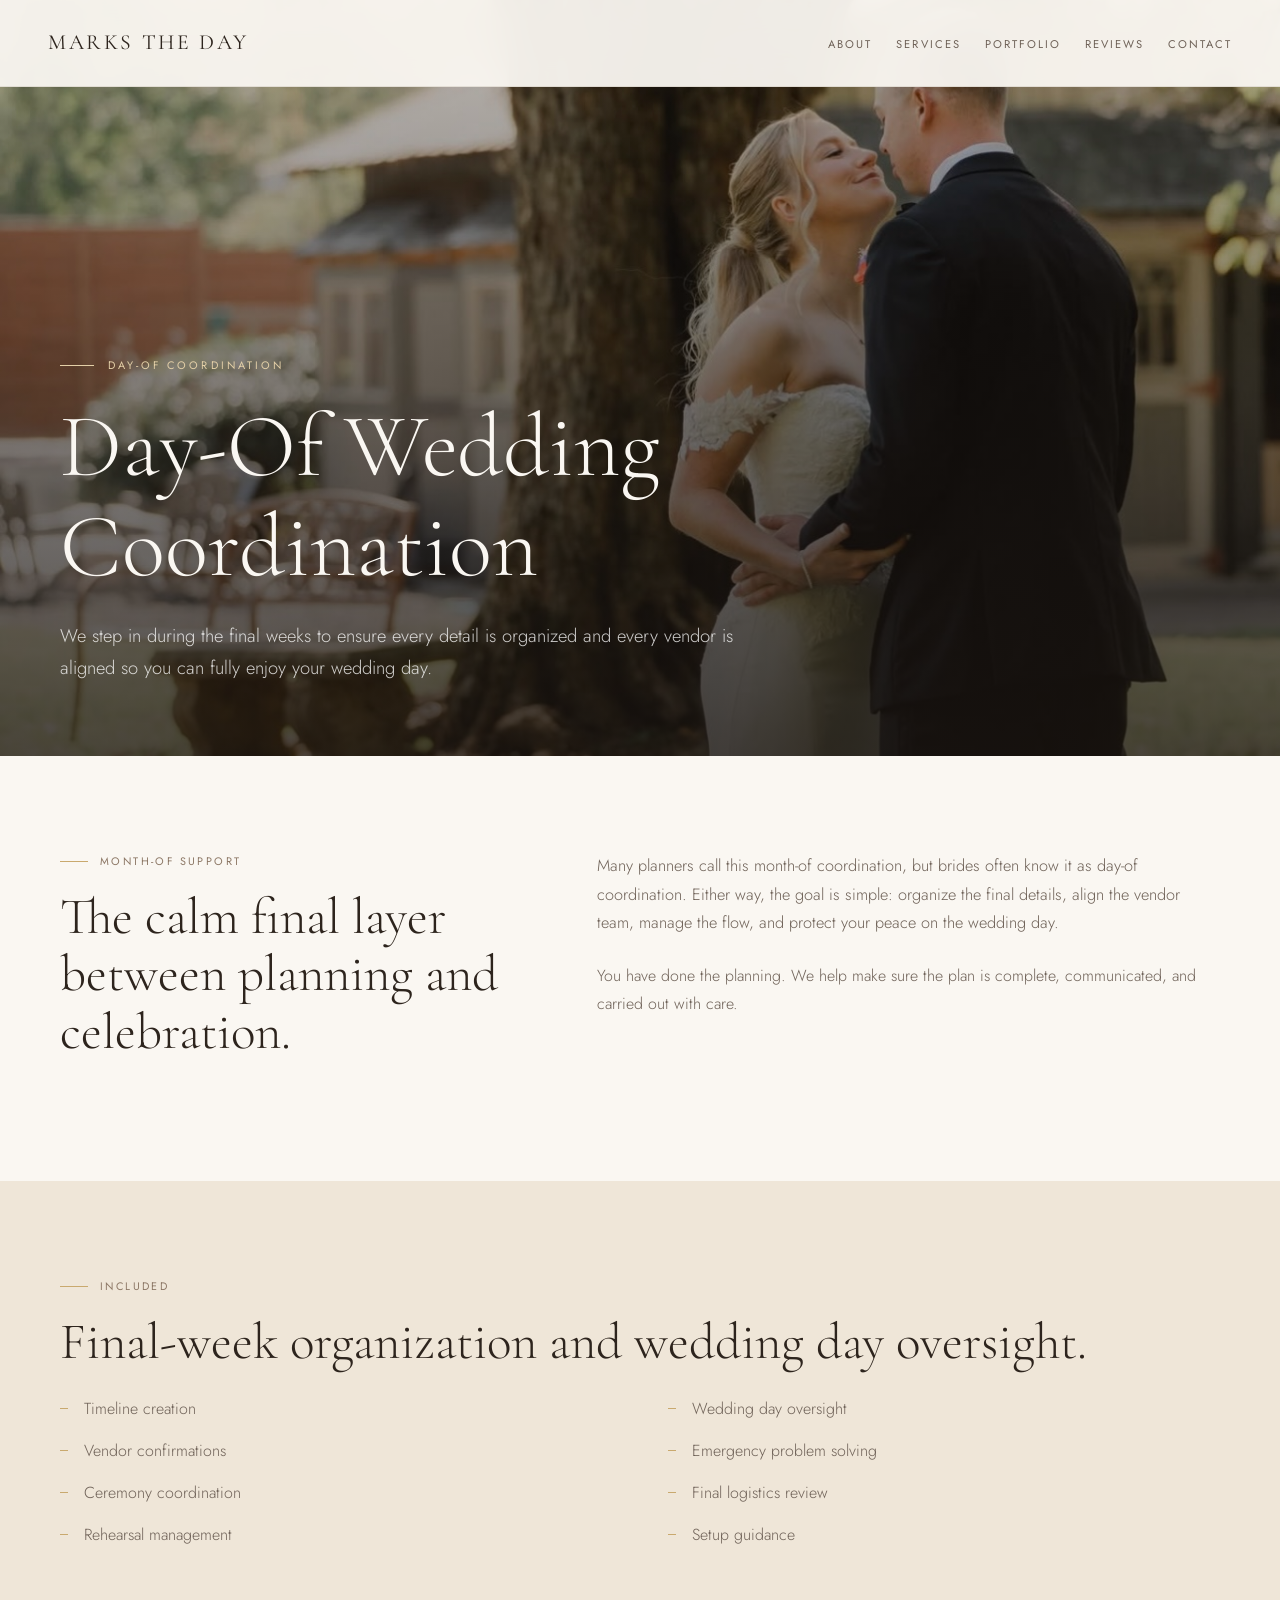
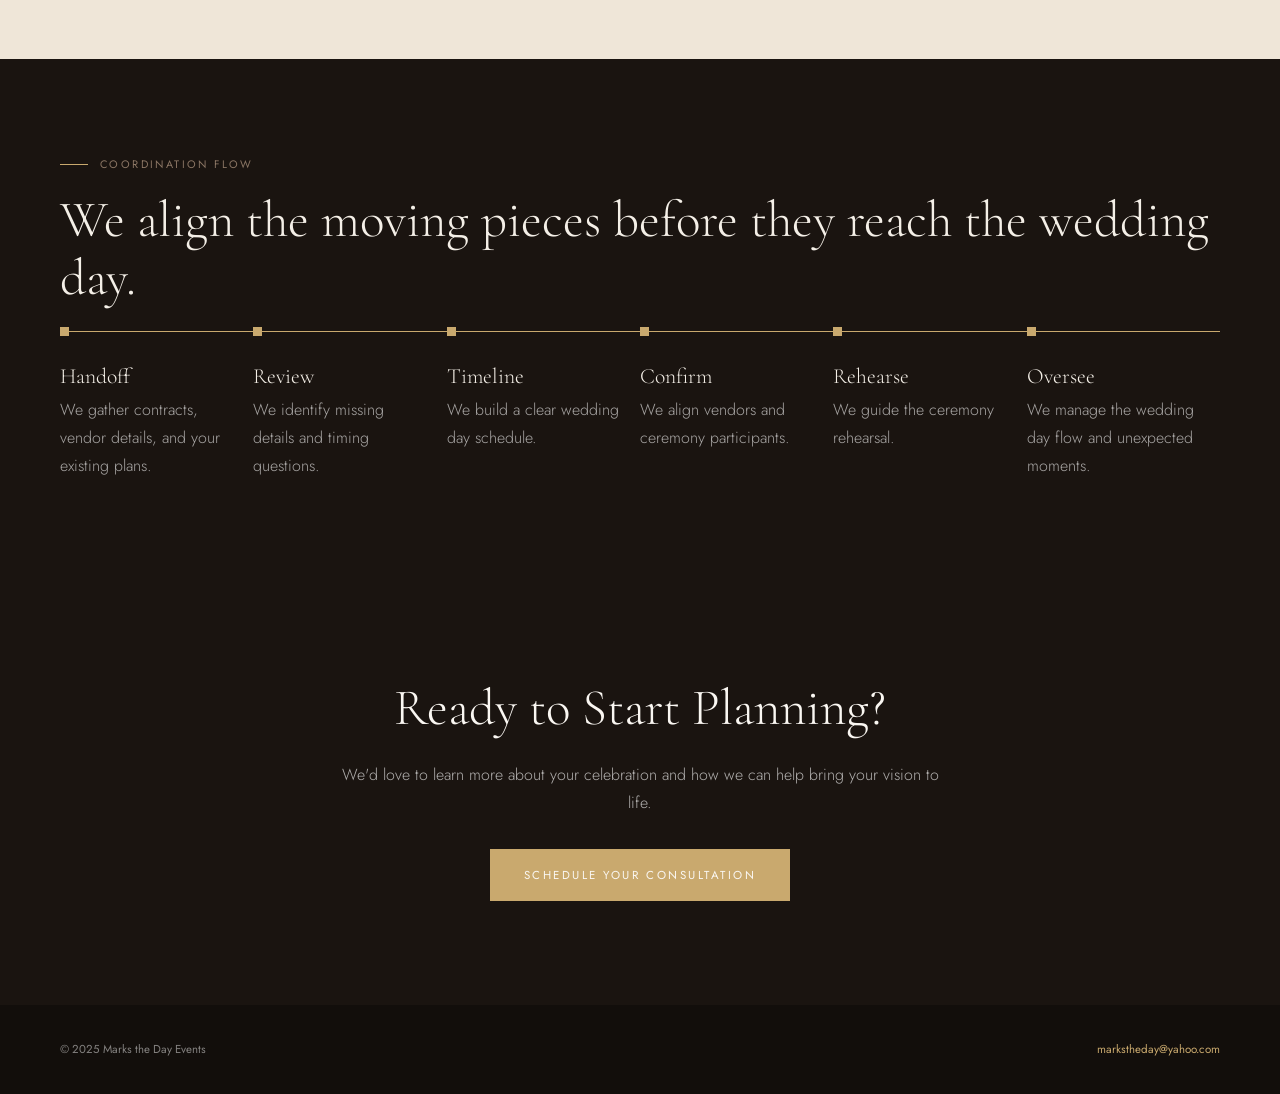
<file: services/day-of-coordination.html>
<!DOCTYPE html>
<html lang="en">
<head>
<meta charset="UTF-8">
<meta name="viewport" content="width=device-width, initial-scale=1.0">
<title>Day-Of Coordination | Marks the Day Events</title>
<link rel="preconnect" href="https://fonts.googleapis.com">
<link rel="preconnect" href="https://fonts.gstatic.com" crossorigin>
<link href="https://fonts.googleapis.com/css2?family=Cormorant+Garamond:wght@300;400;500&family=Jost:wght@300;400;500&display=swap" rel="stylesheet">
<link rel="stylesheet" href="service-page.css">
</head>
<body>
<nav class="service-nav">
  <a class="service-logo" href="../index.html">Marks the Day</a>
  <ul class="service-nav-links">
    <li><a href="../index.html#about">About</a></li>
    <li><a href="../index.html#services">Services</a></li>
    <li><a href="../index.html#weddings">Portfolio</a></li>
    <li><a href="../index.html#testimonials">Reviews</a></li>
    <li><a href="../index.html#inquiry">Contact</a></li>
  </ul>
</nav>

<header class="service-hero" style="background-image:url('../Photos%20for%20Website/Alea%20%26%20Danny/IMG_5904.JPEG')">
  <div class="service-hero-inner">
    <div class="eyebrow">Day-Of Coordination</div>
    <h1>Day-Of Wedding Coordination</h1>
    <p class="hero-sub">We step in during the final weeks to ensure every detail is organized and every vendor is aligned so you can fully enjoy your wedding day.</p>
  </div>
</header>

<section class="section">
  <div class="section-inner split">
    <div>
      <div class="section-label">Month-Of Support</div>
      <h2>The calm final layer between planning and celebration.</h2>
    </div>
    <div>
      <p class="lead">Many planners call this month-of coordination, but brides often know it as day-of coordination. Either way, the goal is simple: organize the final details, align the vendor team, manage the flow, and protect your peace on the wedding day.</p>
      <p style="margin-top:24px">You have done the planning. We help make sure the plan is complete, communicated, and carried out with care.</p>
    </div>
  </div>
</section>

<section class="section alt">
  <div class="section-inner">
    <div class="section-label">Included</div>
    <h2>Final-week organization and wedding day oversight.</h2>
    <ul class="check-list">
      <li>Timeline creation</li>
      <li>Vendor confirmations</li>
      <li>Ceremony coordination</li>
      <li>Rehearsal management</li>
      <li>Wedding day oversight</li>
      <li>Emergency problem solving</li>
      <li>Final logistics review</li>
      <li>Setup guidance</li>
    </ul>
  </div>
</section>

<section class="section dark">
  <div class="section-inner">
    <div class="section-label">Coordination Flow</div>
    <h2>We align the moving pieces before they reach the wedding day.</h2>
    <div class="timeline">
      <div class="timeline-step"><strong>Handoff</strong><p>We gather contracts, vendor details, and your existing plans.</p></div>
      <div class="timeline-step"><strong>Review</strong><p>We identify missing details and timing questions.</p></div>
      <div class="timeline-step"><strong>Timeline</strong><p>We build a clear wedding day schedule.</p></div>
      <div class="timeline-step"><strong>Confirm</strong><p>We align vendors and ceremony participants.</p></div>
      <div class="timeline-step"><strong>Rehearse</strong><p>We guide the ceremony rehearsal.</p></div>
      <div class="timeline-step"><strong>Oversee</strong><p>We manage the wedding day flow and unexpected moments.</p></div>
    </div>
  </div>
</section>

<section class="cta">
  <h2>Ready to Start Planning?</h2>
  <p>We'd love to learn more about your celebration and how we can help bring your vision to life.</p>
  <a class="button" href="../index.html#inquiry">Schedule Your Consultation</a>
</section>

<footer class="service-footer">
  <span>© 2025 Marks the Day Events</span>
  <a href="mailto:markstheday@yahoo.com">markstheday@yahoo.com</a>
</footer>
</body>
</html>
</file>
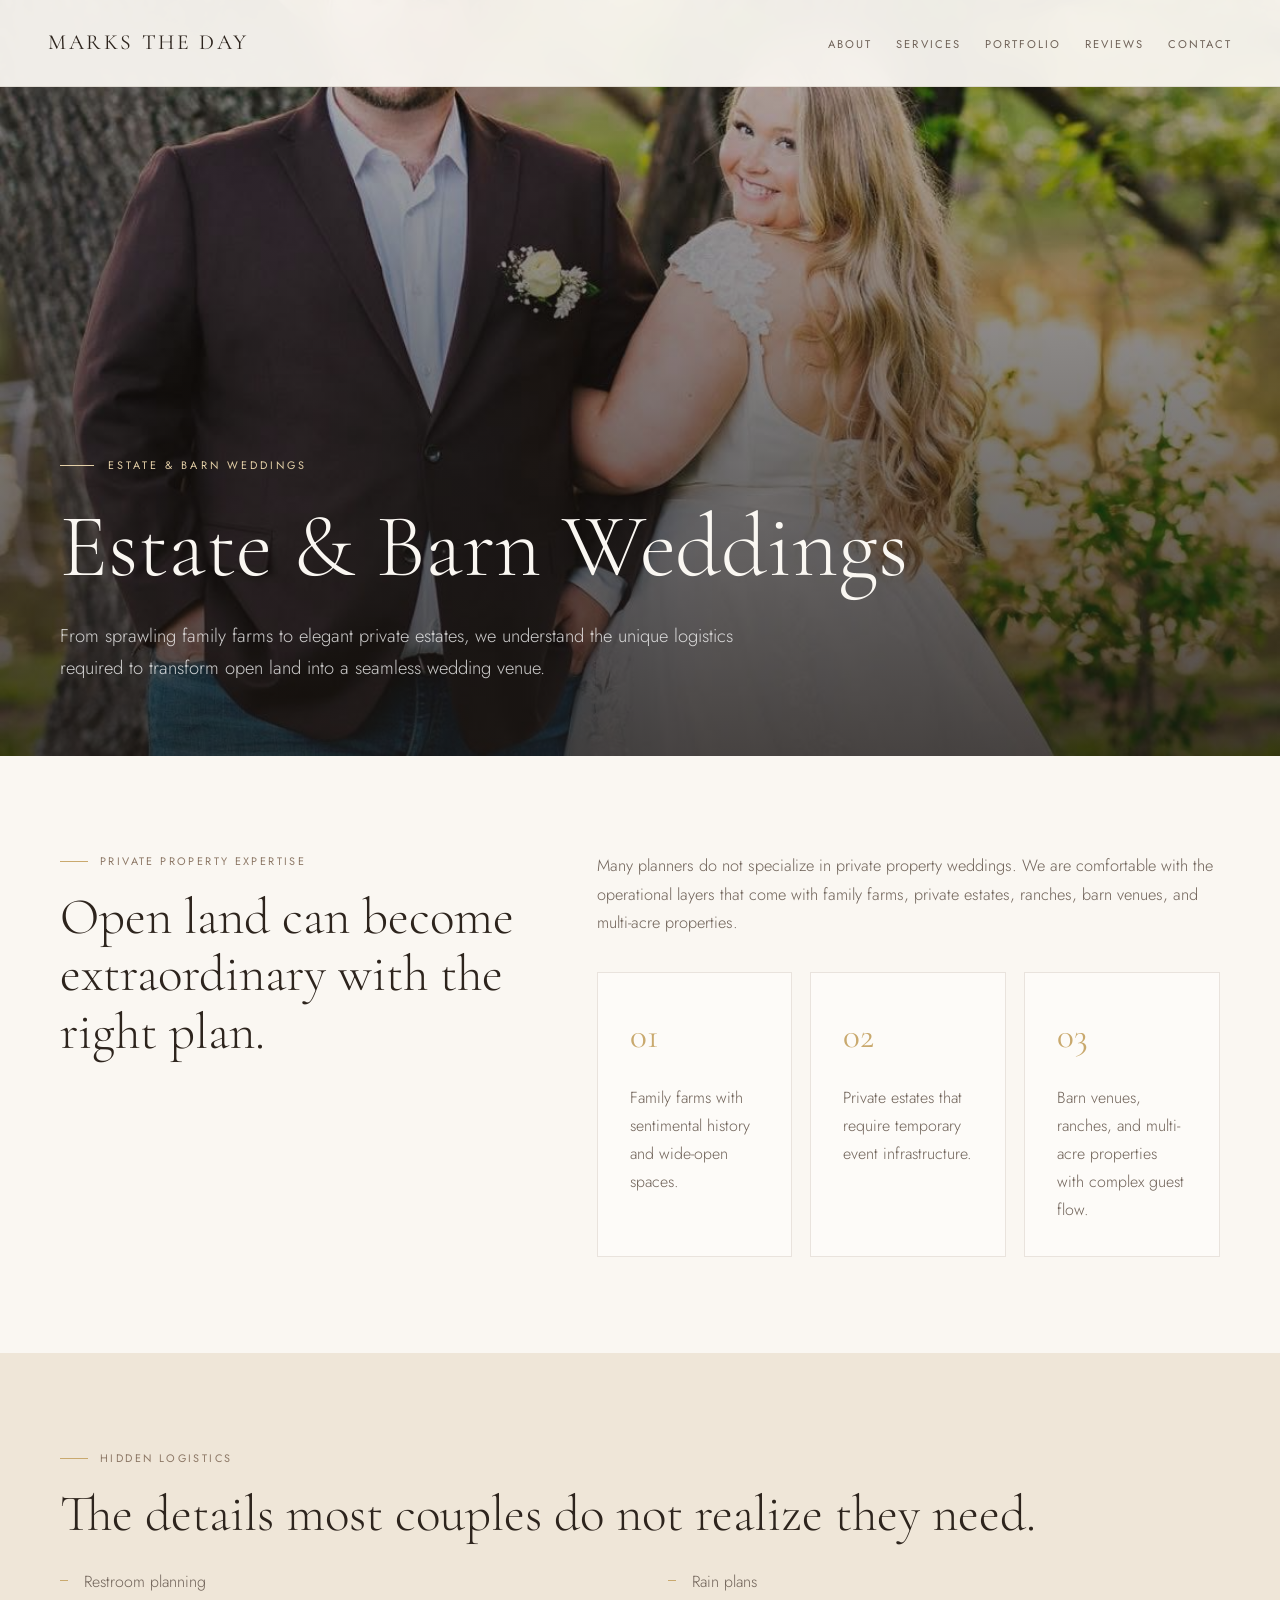
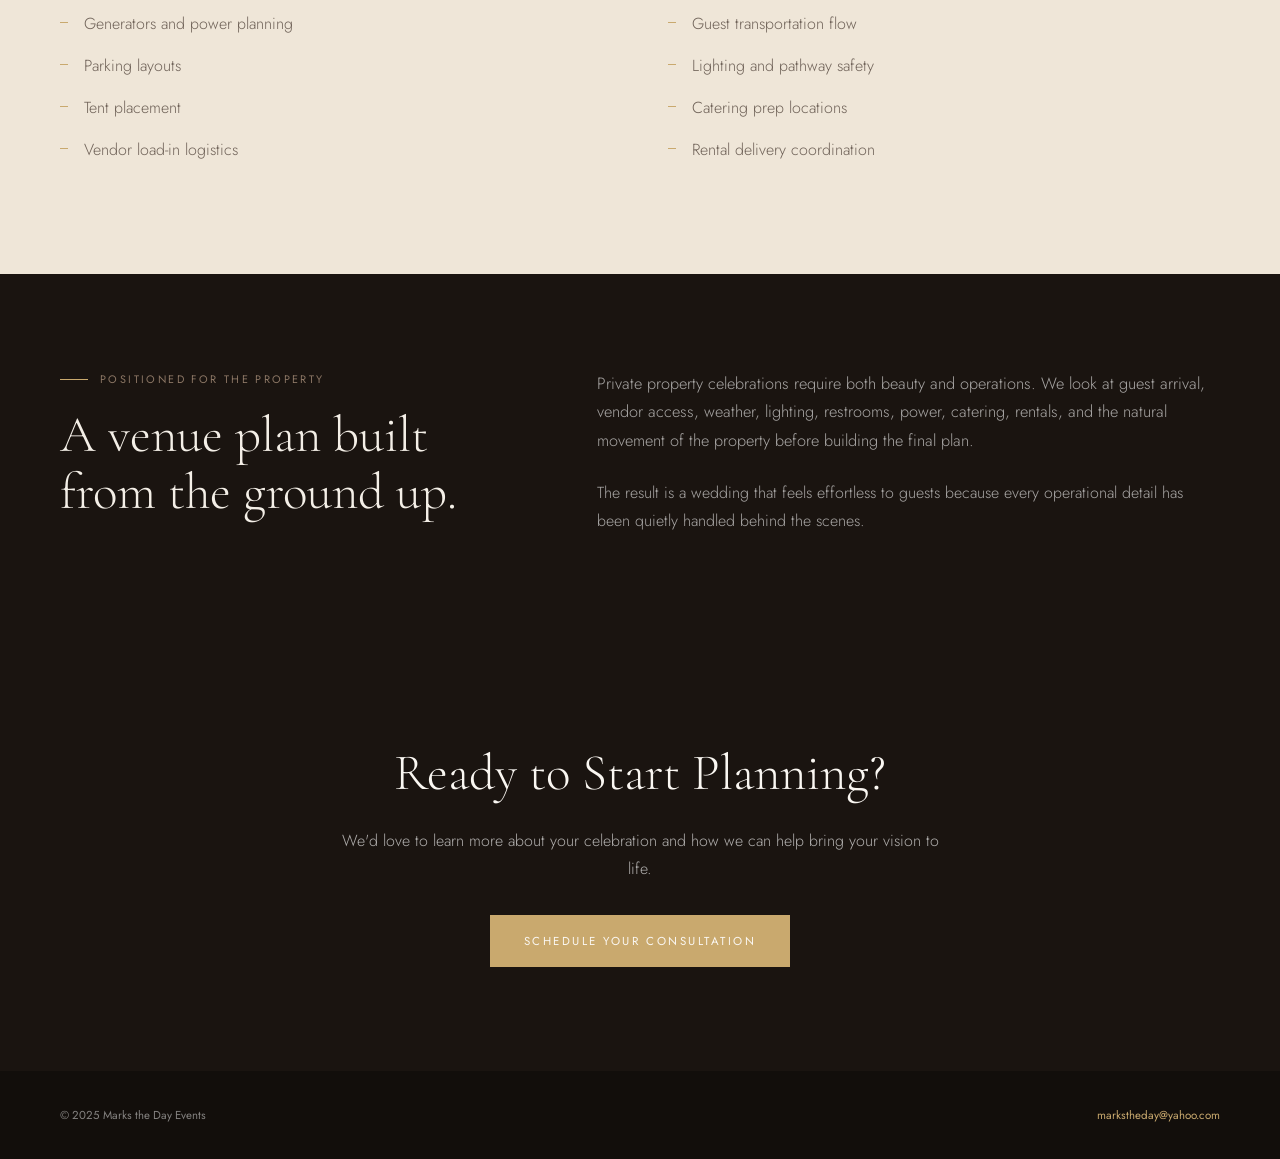
<file: services/estate-barn-weddings.html>
<!DOCTYPE html>
<html lang="en">
<head>
<meta charset="UTF-8">
<meta name="viewport" content="width=device-width, initial-scale=1.0">
<title>Estate & Barn Weddings | Marks the Day Events</title>
<link rel="preconnect" href="https://fonts.googleapis.com">
<link rel="preconnect" href="https://fonts.gstatic.com" crossorigin>
<link href="https://fonts.googleapis.com/css2?family=Cormorant+Garamond:wght@300;400;500&family=Jost:wght@300;400;500&display=swap" rel="stylesheet">
<link rel="stylesheet" href="service-page.css">
</head>
<body>
<nav class="service-nav">
  <a class="service-logo" href="../index.html">Marks the Day</a>
  <ul class="service-nav-links">
    <li><a href="../index.html#about">About</a></li>
    <li><a href="../index.html#services">Services</a></li>
    <li><a href="../index.html#weddings">Portfolio</a></li>
    <li><a href="../index.html#testimonials">Reviews</a></li>
    <li><a href="../index.html#inquiry">Contact</a></li>
  </ul>
</nav>

<header class="service-hero" style="background-image:url('../Photos%20for%20Website/Kenna%20%26%20Steven/IMG_5897.JPEG')">
  <div class="service-hero-inner">
    <div class="eyebrow">Estate & Barn Weddings</div>
    <h1>Estate & Barn Weddings</h1>
    <p class="hero-sub">From sprawling family farms to elegant private estates, we understand the unique logistics required to transform open land into a seamless wedding venue.</p>
  </div>
</header>

<section class="section">
  <div class="section-inner split">
    <div>
      <div class="section-label">Private Property Expertise</div>
      <h2>Open land can become extraordinary with the right plan.</h2>
    </div>
    <div>
      <p class="lead">Many planners do not specialize in private property weddings. We are comfortable with the operational layers that come with family farms, private estates, ranches, barn venues, and multi-acre properties.</p>
      <div class="grid three" style="margin-top:34px">
        <div class="card"><span>01</span><p>Family farms with sentimental history and wide-open spaces.</p></div>
        <div class="card"><span>02</span><p>Private estates that require temporary event infrastructure.</p></div>
        <div class="card"><span>03</span><p>Barn venues, ranches, and multi-acre properties with complex guest flow.</p></div>
      </div>
    </div>
  </div>
</section>

<section class="section alt">
  <div class="section-inner">
    <div class="section-label">Hidden Logistics</div>
    <h2>The details most couples do not realize they need.</h2>
    <ul class="check-list">
      <li>Restroom planning</li>
      <li>Generators and power planning</li>
      <li>Parking layouts</li>
      <li>Tent placement</li>
      <li>Vendor load-in logistics</li>
      <li>Rain plans</li>
      <li>Guest transportation flow</li>
      <li>Lighting and pathway safety</li>
      <li>Catering prep locations</li>
      <li>Rental delivery coordination</li>
    </ul>
  </div>
</section>

<section class="section dark">
  <div class="section-inner split">
    <div>
      <div class="section-label">Positioned For The Property</div>
      <h2>A venue plan built from the ground up.</h2>
    </div>
    <div>
      <p class="lead">Private property celebrations require both beauty and operations. We look at guest arrival, vendor access, weather, lighting, restrooms, power, catering, rentals, and the natural movement of the property before building the final plan.</p>
      <p style="margin-top:24px">The result is a wedding that feels effortless to guests because every operational detail has been quietly handled behind the scenes.</p>
    </div>
  </div>
</section>

<section class="cta">
  <h2>Ready to Start Planning?</h2>
  <p>We'd love to learn more about your celebration and how we can help bring your vision to life.</p>
  <a class="button" href="../index.html#inquiry">Schedule Your Consultation</a>
</section>

<footer class="service-footer">
  <span>© 2025 Marks the Day Events</span>
  <a href="mailto:markstheday@yahoo.com">markstheday@yahoo.com</a>
</footer>
</body>
</html>
</file>
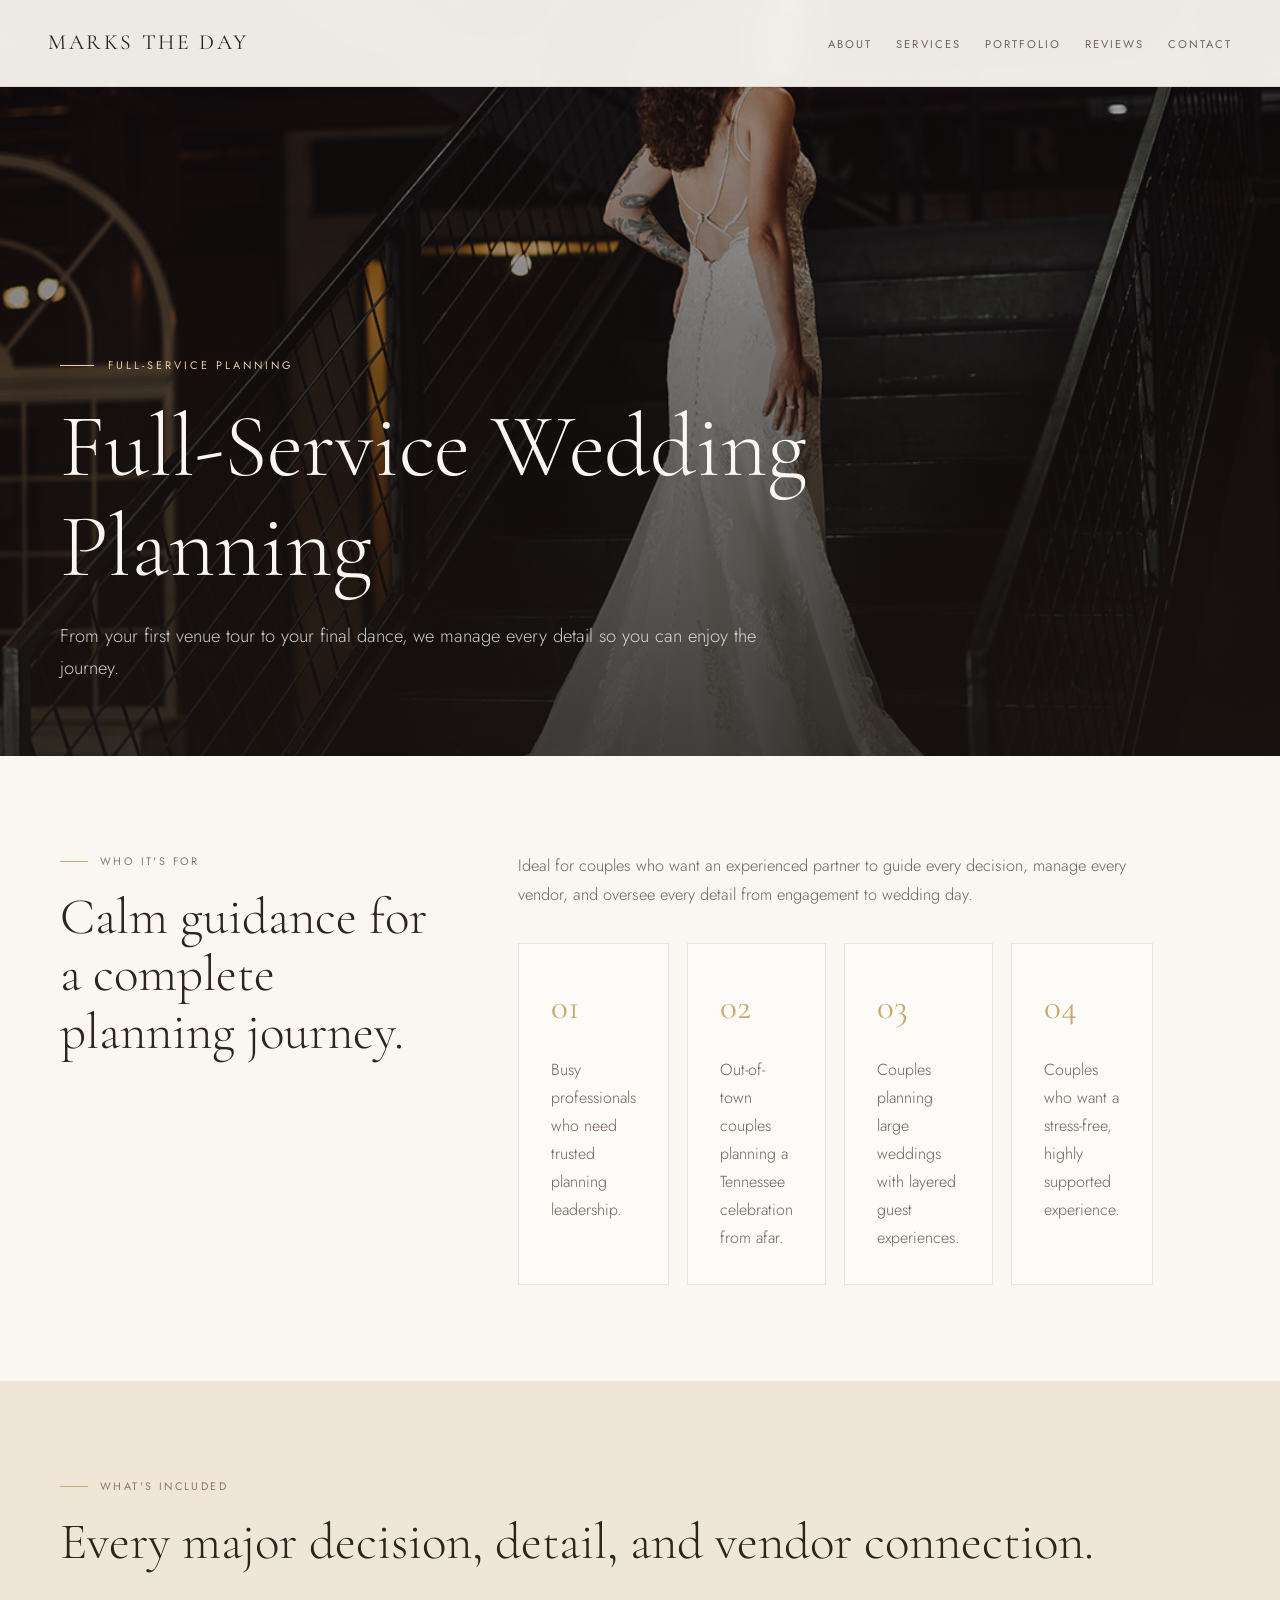
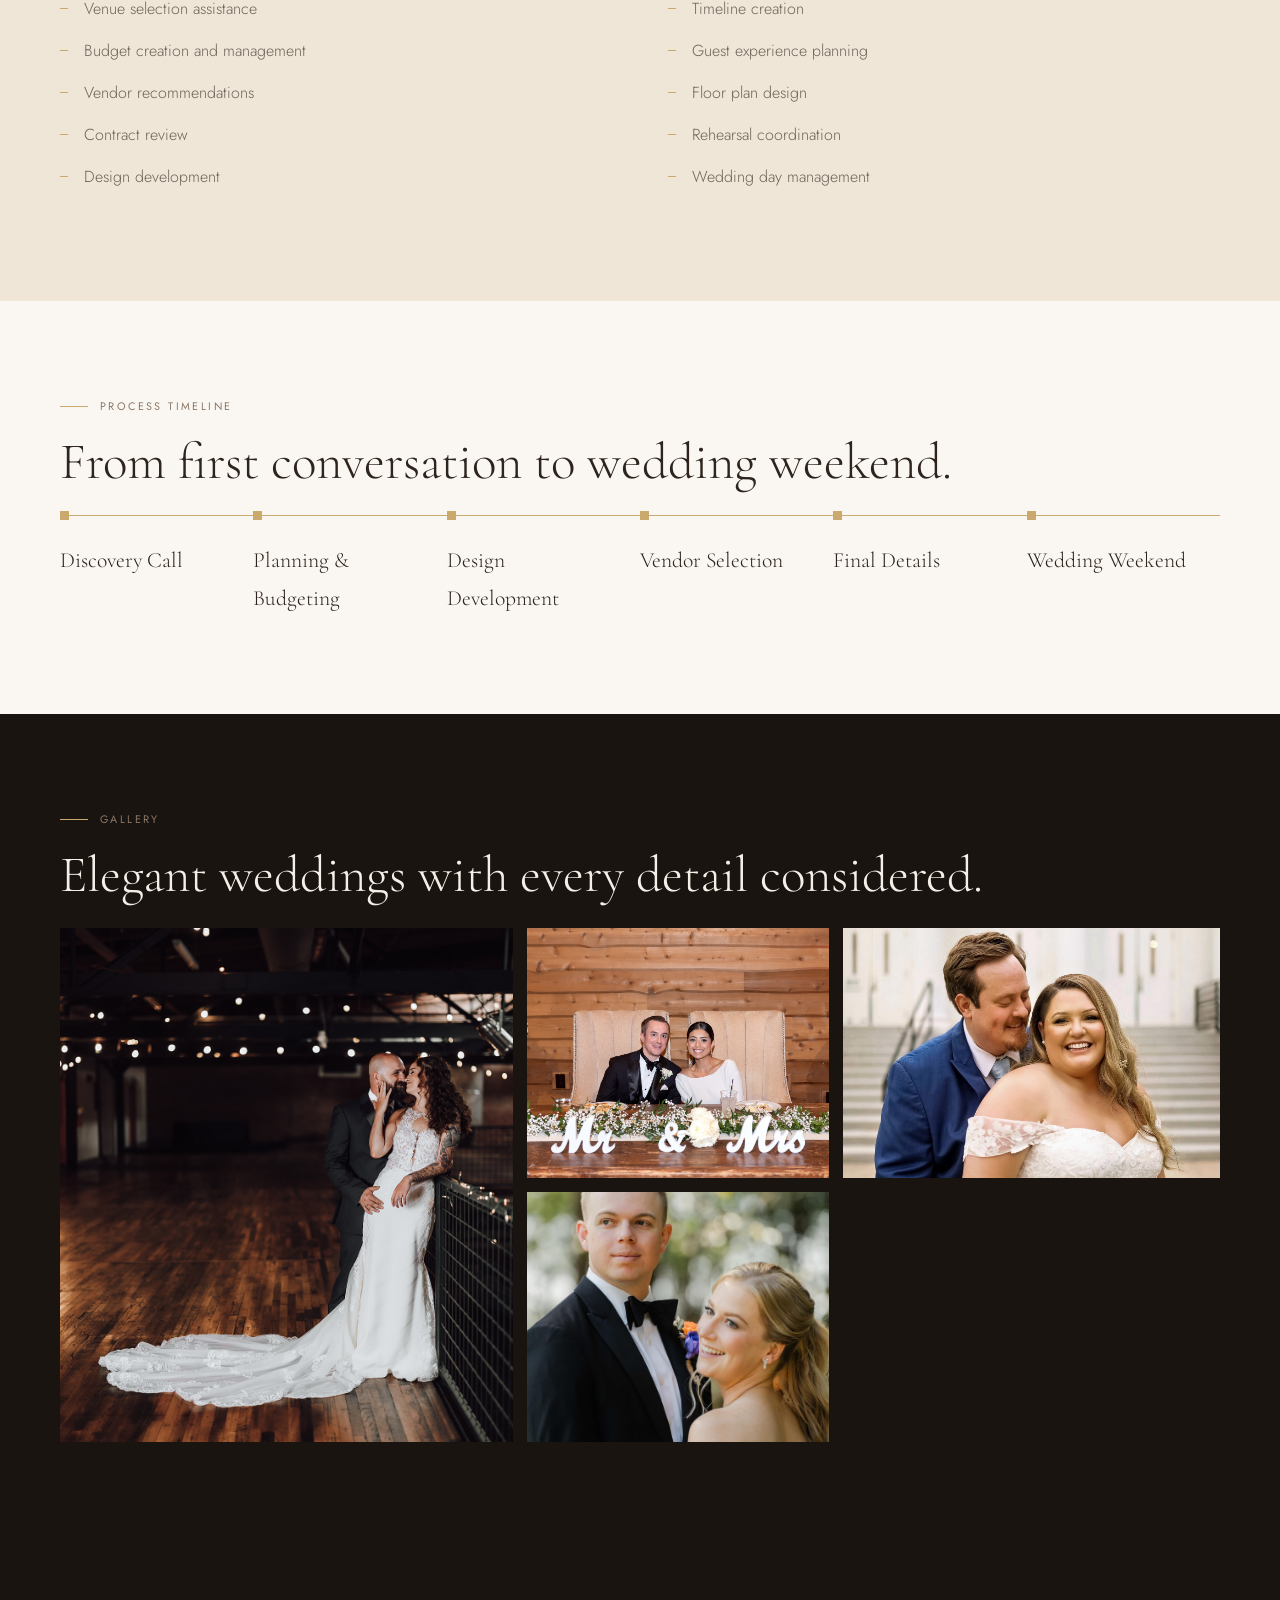
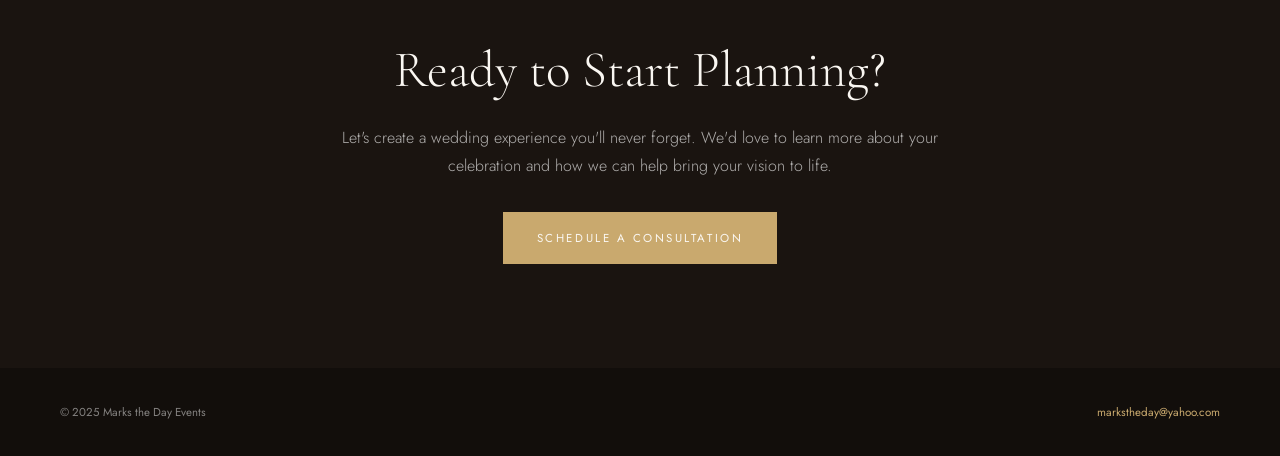
<file: services/full-service-planning.html>
<!DOCTYPE html>
<html lang="en">
<head>
<meta charset="UTF-8">
<meta name="viewport" content="width=device-width, initial-scale=1.0">
<title>Full-Service Wedding Planning | Marks the Day Events</title>
<link rel="preconnect" href="https://fonts.googleapis.com">
<link rel="preconnect" href="https://fonts.gstatic.com" crossorigin>
<link href="https://fonts.googleapis.com/css2?family=Cormorant+Garamond:wght@300;400;500&family=Jost:wght@300;400;500&display=swap" rel="stylesheet">
<link rel="stylesheet" href="service-page.css">
</head>
<body>
<nav class="service-nav">
  <a class="service-logo" href="../index.html">Marks the Day</a>
  <ul class="service-nav-links">
    <li><a href="../index.html#about">About</a></li>
    <li><a href="../index.html#services">Services</a></li>
    <li><a href="../index.html#weddings">Portfolio</a></li>
    <li><a href="../index.html#testimonials">Reviews</a></li>
    <li><a href="../index.html#inquiry">Contact</a></li>
  </ul>
</nav>

<header class="service-hero" style="background-image:url('../Photos%20for%20Website/Caity%20%26%20Brandon/nashville-wedding-photographer-the-mills-lebanon-11.jpg')">
  <div class="service-hero-inner">
    <div class="eyebrow">Full-Service Planning</div>
    <h1>Full-Service Wedding Planning</h1>
    <p class="hero-sub">From your first venue tour to your final dance, we manage every detail so you can enjoy the journey.</p>
  </div>
</header>

<section class="section">
  <div class="section-inner split">
    <div>
      <div class="section-label">Who It's For</div>
      <h2>Calm guidance for a complete planning journey.</h2>
    </div>
    <div>
      <p class="lead">Ideal for couples who want an experienced partner to guide every decision, manage every vendor, and oversee every detail from engagement to wedding day.</p>
      <div class="grid" style="margin-top:34px">
        <div class="card"><span>01</span><p>Busy professionals who need trusted planning leadership.</p></div>
        <div class="card"><span>02</span><p>Out-of-town couples planning a Tennessee celebration from afar.</p></div>
        <div class="card"><span>03</span><p>Couples planning large weddings with layered guest experiences.</p></div>
        <div class="card"><span>04</span><p>Couples who want a stress-free, highly supported experience.</p></div>
      </div>
    </div>
  </div>
</section>

<section class="section alt">
  <div class="section-inner">
    <div class="section-label">What's Included</div>
    <h2>Every major decision, detail, and vendor connection.</h2>
    <ul class="check-list">
      <li>Venue selection assistance</li>
      <li>Budget creation and management</li>
      <li>Vendor recommendations</li>
      <li>Contract review</li>
      <li>Design development</li>
      <li>Timeline creation</li>
      <li>Guest experience planning</li>
      <li>Floor plan design</li>
      <li>Rehearsal coordination</li>
      <li>Wedding day management</li>
    </ul>
  </div>
</section>

<section class="section">
  <div class="section-inner">
    <div class="section-label">Process Timeline</div>
    <h2>From first conversation to wedding weekend.</h2>
    <div class="timeline">
      <div class="timeline-step"><strong>Discovery Call</strong></div>
      <div class="timeline-step"><strong>Planning & Budgeting</strong></div>
      <div class="timeline-step"><strong>Design Development</strong></div>
      <div class="timeline-step"><strong>Vendor Selection</strong></div>
      <div class="timeline-step"><strong>Final Details</strong></div>
      <div class="timeline-step"><strong>Wedding Weekend</strong></div>
    </div>
  </div>
</section>

<section class="section dark">
  <div class="section-inner">
    <div class="section-label">Gallery</div>
    <h2>Elegant weddings with every detail considered.</h2>
    <div class="gallery">
      <img src="../Photos%20for%20Website/Caity%20%26%20Brandon/nashville-wedding-photographer-the-mills-lebanon-9.jpg" alt="Elegant Tennessee wedding reception">
      <img src="../Photos%20for%20Website/Jackie%20%26%20Trevor/LOSW_0926.jpeg" alt="Wedding tablescape">
      <img src="../Photos%20for%20Website/Megan%20%26%20Dan/IMG_5900.JPEG" alt="Wedding portrait">
      <img src="../Photos%20for%20Website/Alea%20%26%20Danny/IMG_5903.JPEG" alt="Outdoor wedding moment">
    </div>
  </div>
</section>

<section class="cta">
  <h2>Ready to Start Planning?</h2>
  <p>Let's create a wedding experience you'll never forget. We'd love to learn more about your celebration and how we can help bring your vision to life.</p>
  <a class="button" href="../index.html#inquiry">Schedule a Consultation</a>
</section>

<footer class="service-footer">
  <span>© 2025 Marks the Day Events</span>
  <a href="mailto:markstheday@yahoo.com">markstheday@yahoo.com</a>
</footer>
</body>
</html>
</file>
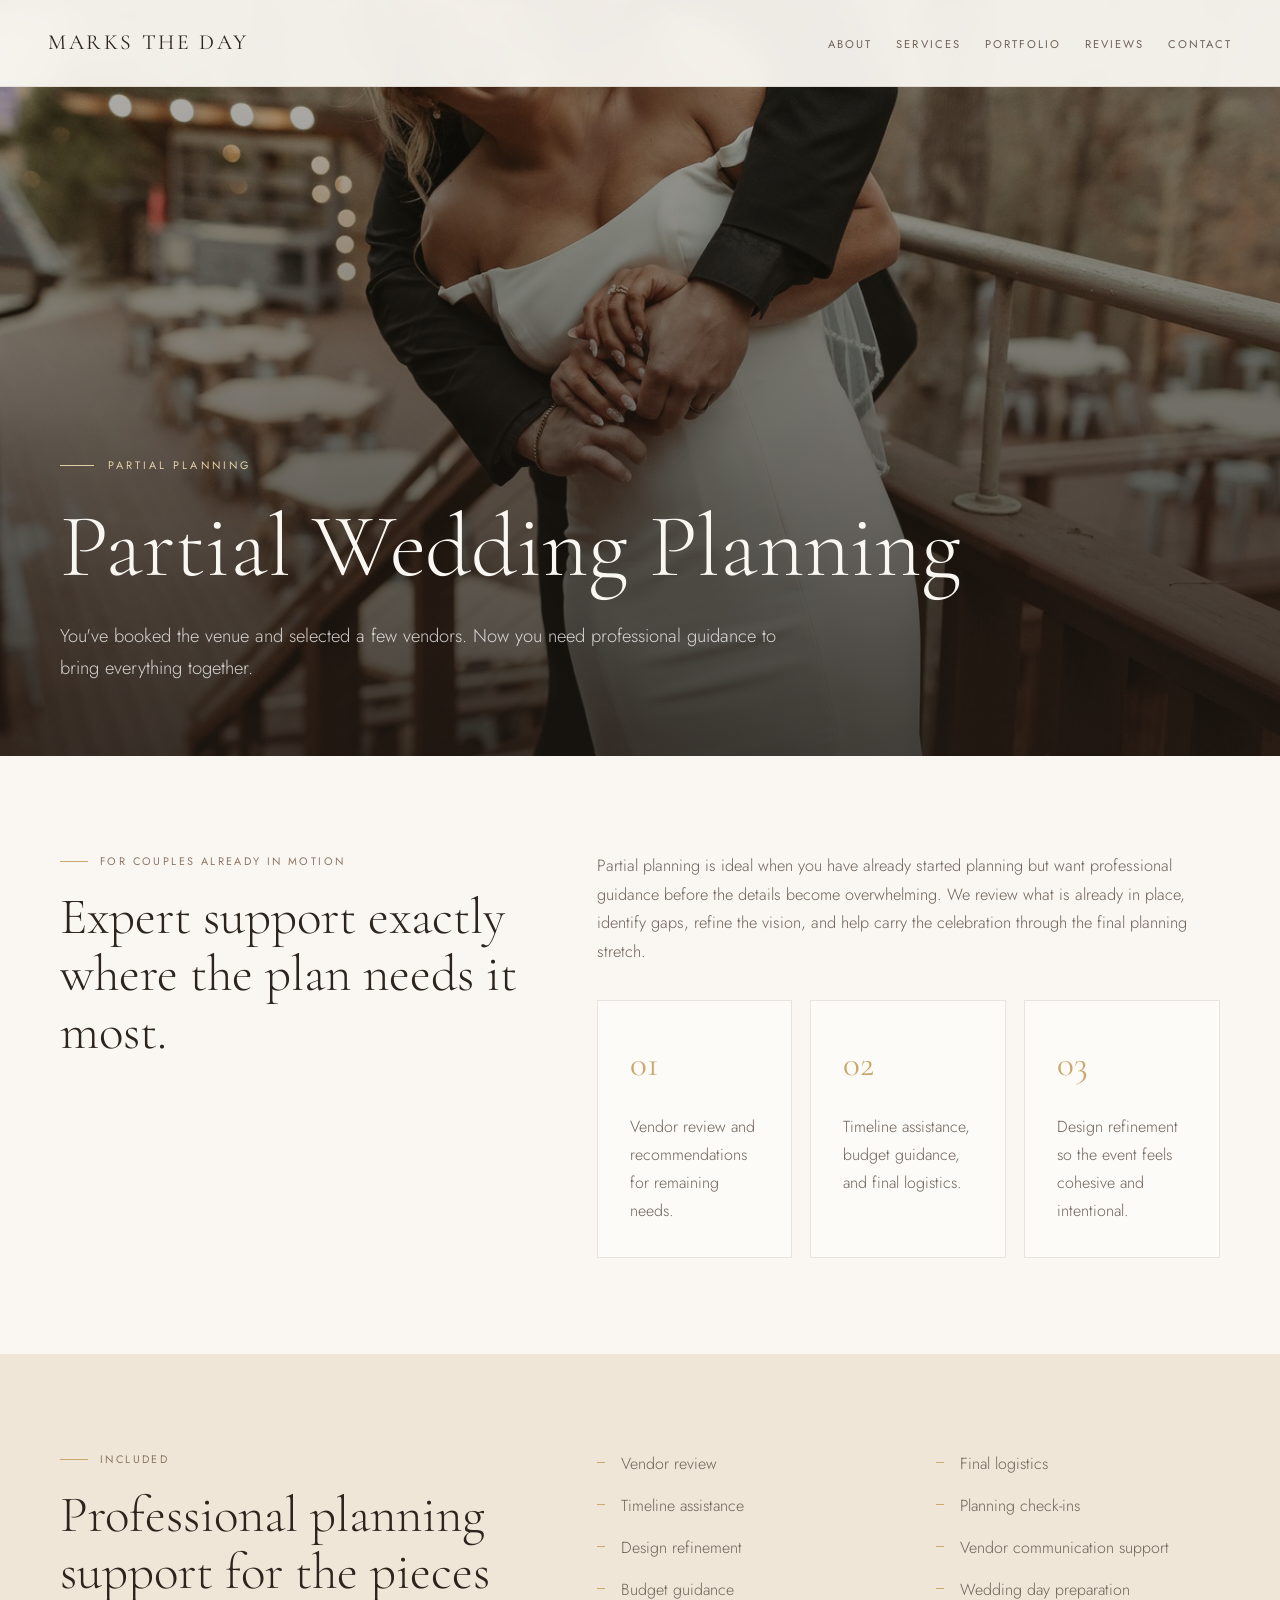
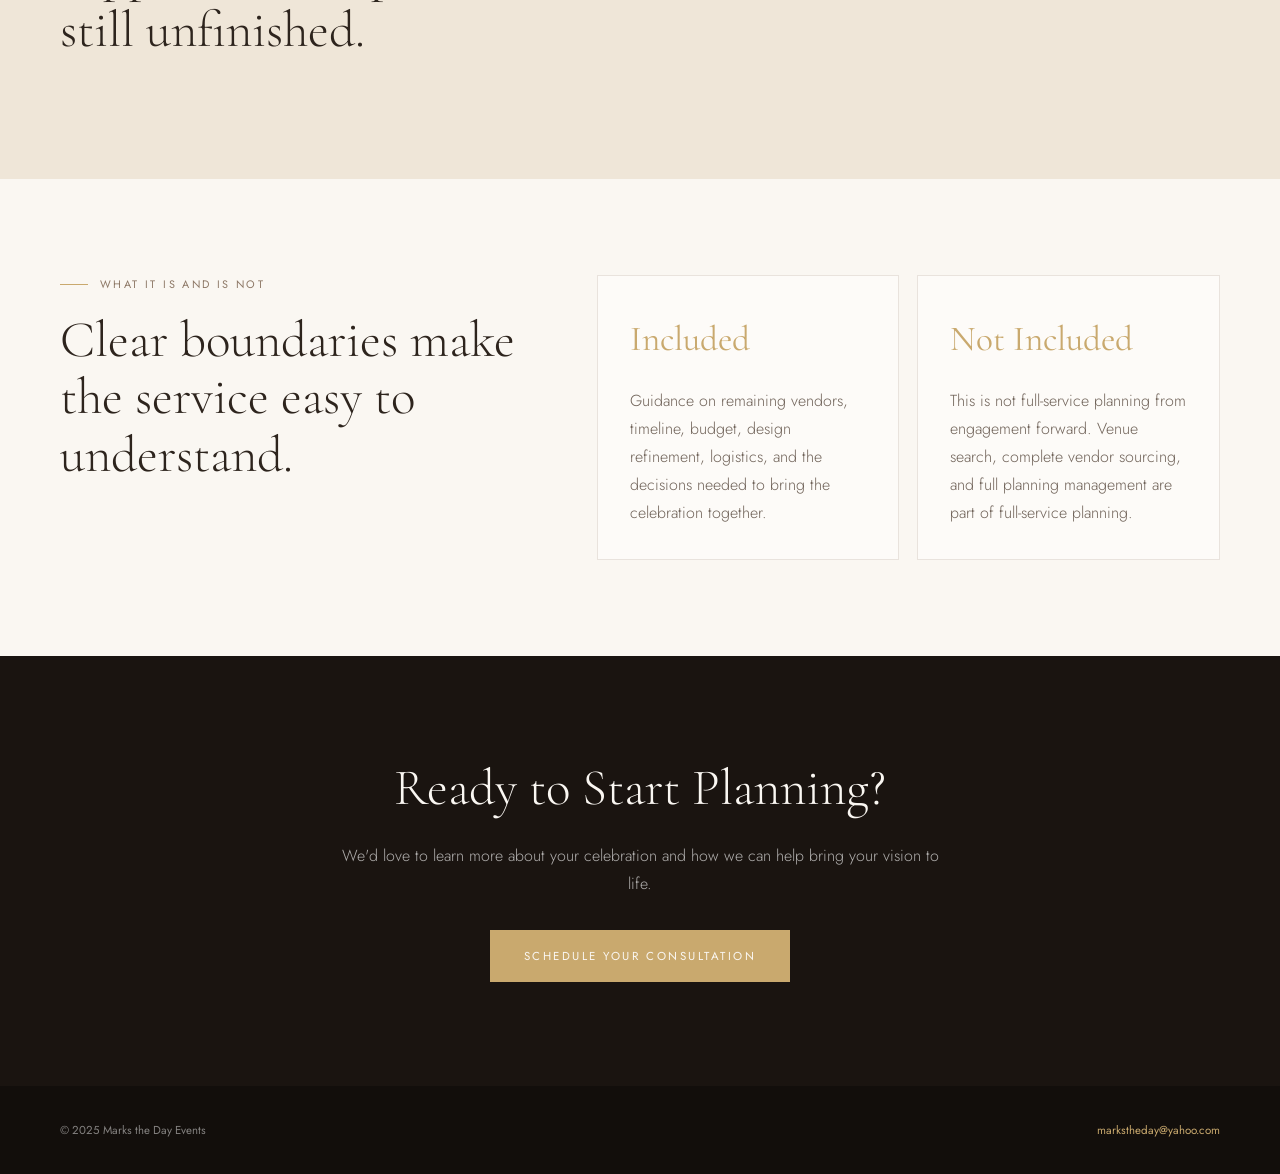
<file: services/partial-planning.html>
<!DOCTYPE html>
<html lang="en">
<head>
<meta charset="UTF-8">
<meta name="viewport" content="width=device-width, initial-scale=1.0">
<title>Partial Planning | Marks the Day Events</title>
<link rel="preconnect" href="https://fonts.googleapis.com">
<link rel="preconnect" href="https://fonts.gstatic.com" crossorigin>
<link href="https://fonts.googleapis.com/css2?family=Cormorant+Garamond:wght@300;400;500&family=Jost:wght@300;400;500&display=swap" rel="stylesheet">
<link rel="stylesheet" href="service-page.css">
</head>
<body>
<nav class="service-nav">
  <a class="service-logo" href="../index.html">Marks the Day</a>
  <ul class="service-nav-links">
    <li><a href="../index.html#about">About</a></li>
    <li><a href="../index.html#services">Services</a></li>
    <li><a href="../index.html#weddings">Portfolio</a></li>
    <li><a href="../index.html#testimonials">Reviews</a></li>
    <li><a href="../index.html#inquiry">Contact</a></li>
  </ul>
</nav>

<header class="service-hero" style="background-image:url('../Photos%20for%20Website/Lex%20%26%20Tre/330450585_740322637528683_1382427610959742999_n.jpg')">
  <div class="service-hero-inner">
    <div class="eyebrow">Partial Planning</div>
    <h1>Partial Wedding Planning</h1>
    <p class="hero-sub">You've booked the venue and selected a few vendors. Now you need professional guidance to bring everything together.</p>
  </div>
</header>

<section class="section">
  <div class="section-inner split">
    <div>
      <div class="section-label">For Couples Already In Motion</div>
      <h2>Expert support exactly where the plan needs it most.</h2>
    </div>
    <div>
      <p class="lead">Partial planning is ideal when you have already started planning but want professional guidance before the details become overwhelming. We review what is already in place, identify gaps, refine the vision, and help carry the celebration through the final planning stretch.</p>
      <div class="grid three" style="margin-top:34px">
        <div class="card"><span>01</span><p>Vendor review and recommendations for remaining needs.</p></div>
        <div class="card"><span>02</span><p>Timeline assistance, budget guidance, and final logistics.</p></div>
        <div class="card"><span>03</span><p>Design refinement so the event feels cohesive and intentional.</p></div>
      </div>
    </div>
  </div>
</section>

<section class="section alt">
  <div class="section-inner split">
    <div>
      <div class="section-label">Included</div>
      <h2>Professional planning support for the pieces still unfinished.</h2>
    </div>
    <ul class="check-list">
      <li>Vendor review</li>
      <li>Timeline assistance</li>
      <li>Design refinement</li>
      <li>Budget guidance</li>
      <li>Final logistics</li>
      <li>Planning check-ins</li>
      <li>Vendor communication support</li>
      <li>Wedding day preparation</li>
    </ul>
  </div>
</section>

<section class="section">
  <div class="section-inner split">
    <div>
      <div class="section-label">What It Is And Is Not</div>
      <h2>Clear boundaries make the service easy to understand.</h2>
    </div>
    <div class="before-after">
      <div class="card">
        <span>Included</span>
        <p>Guidance on remaining vendors, timeline, budget, design refinement, logistics, and the decisions needed to bring the celebration together.</p>
      </div>
      <div class="card">
        <span>Not Included</span>
        <p>This is not full-service planning from engagement forward. Venue search, complete vendor sourcing, and full planning management are part of full-service planning.</p>
      </div>
    </div>
  </div>
</section>

<section class="cta">
  <h2>Ready to Start Planning?</h2>
  <p>We'd love to learn more about your celebration and how we can help bring your vision to life.</p>
  <a class="button" href="../index.html#inquiry">Schedule Your Consultation</a>
</section>

<footer class="service-footer">
  <span>© 2025 Marks the Day Events</span>
  <a href="mailto:markstheday@yahoo.com">markstheday@yahoo.com</a>
</footer>
</body>
</html>
</file>
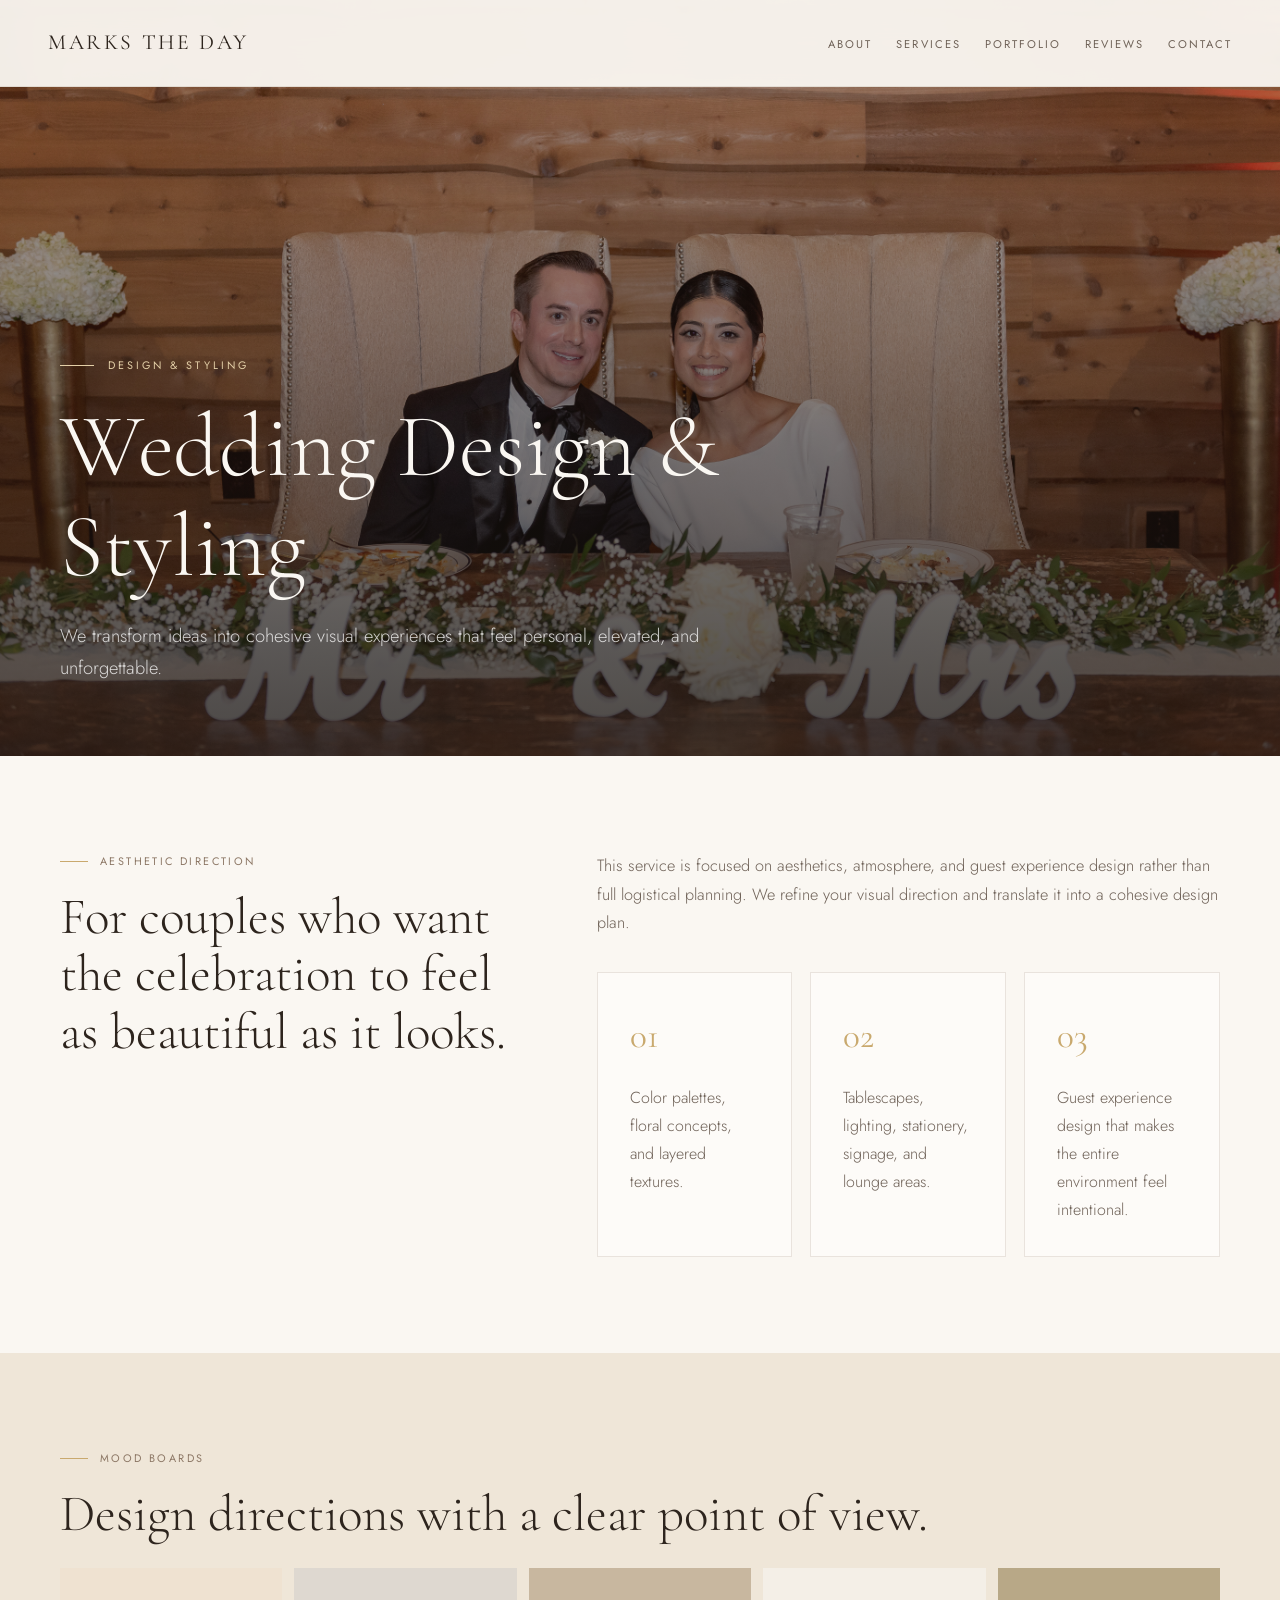
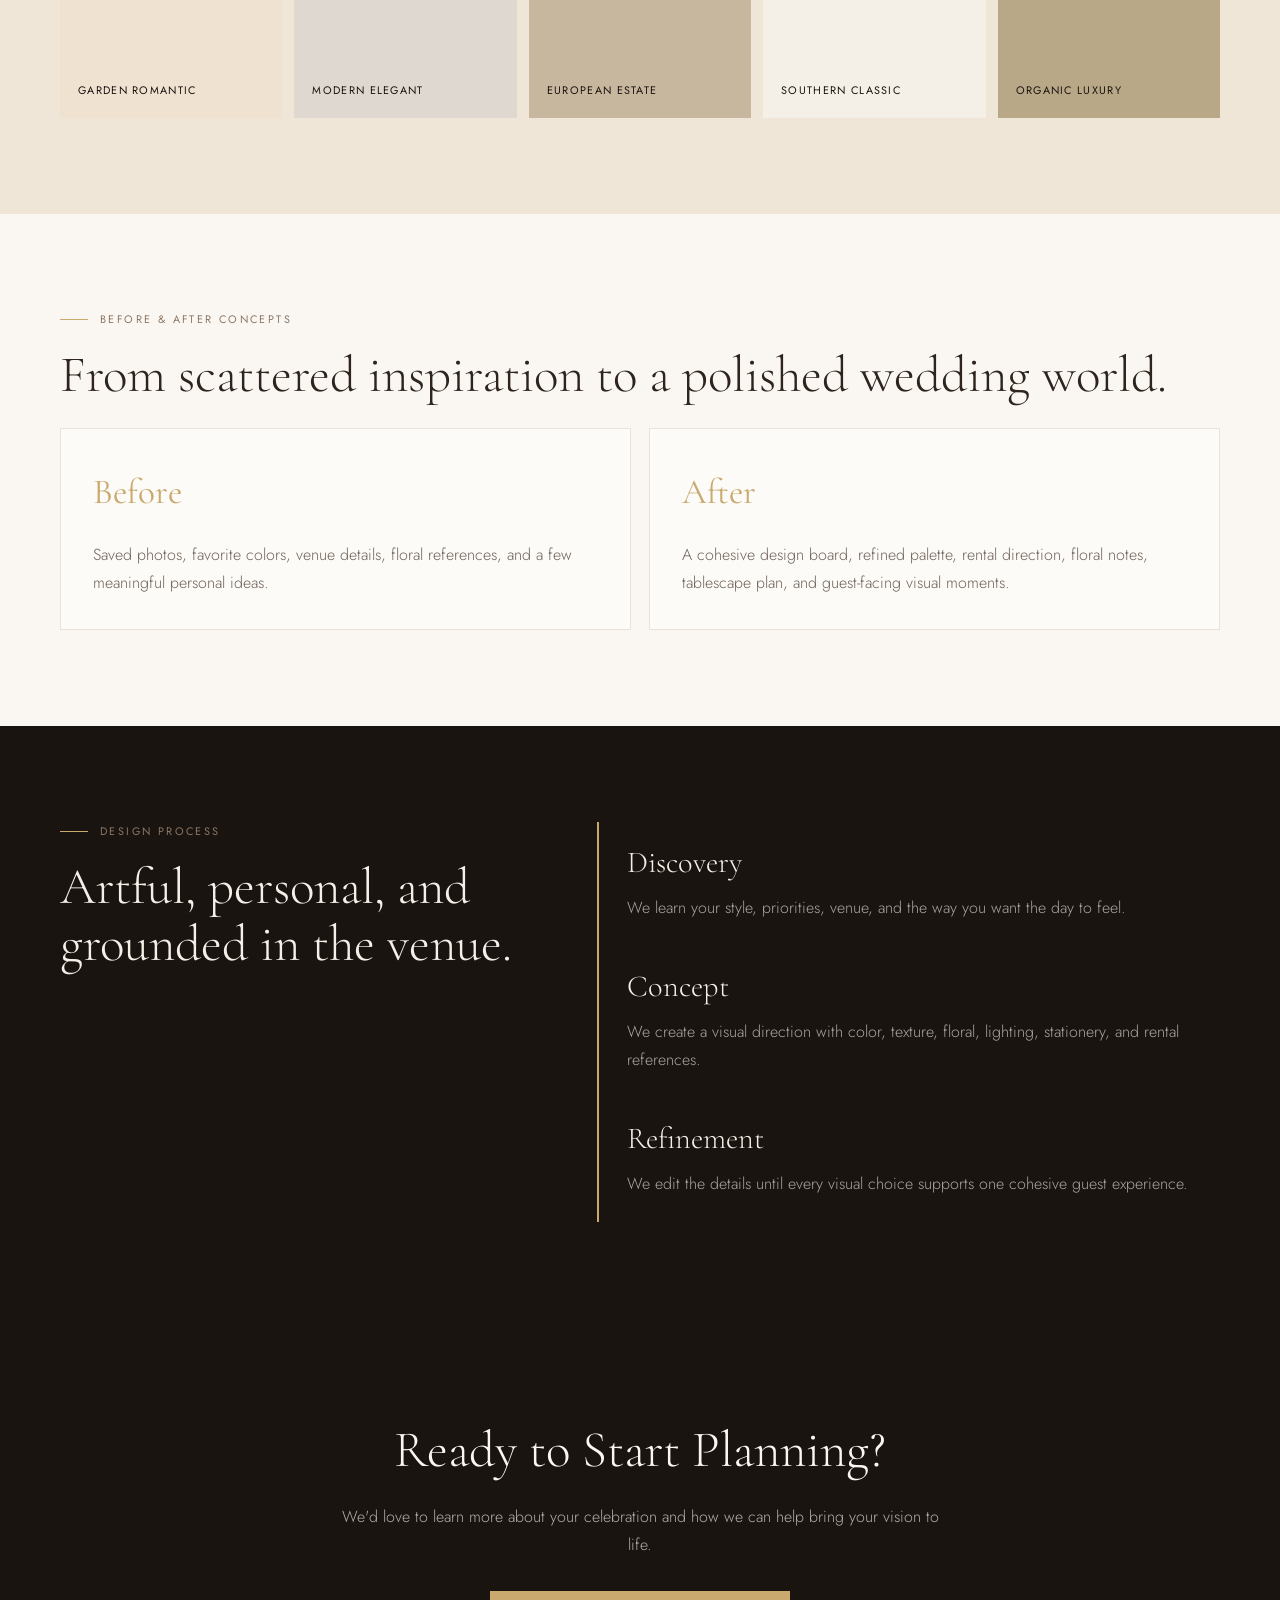
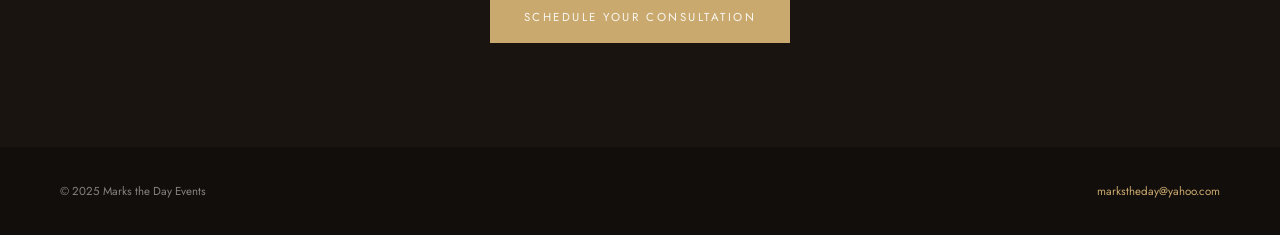
<file: services/wedding-design.html>
<!DOCTYPE html>
<html lang="en">
<head>
<meta charset="UTF-8">
<meta name="viewport" content="width=device-width, initial-scale=1.0">
<title>Wedding Design & Styling | Marks the Day Events</title>
<link rel="preconnect" href="https://fonts.googleapis.com">
<link rel="preconnect" href="https://fonts.gstatic.com" crossorigin>
<link href="https://fonts.googleapis.com/css2?family=Cormorant+Garamond:wght@300;400;500&family=Jost:wght@300;400;500&display=swap" rel="stylesheet">
<link rel="stylesheet" href="service-page.css">
</head>
<body>
<nav class="service-nav">
  <a class="service-logo" href="../index.html">Marks the Day</a>
  <ul class="service-nav-links">
    <li><a href="../index.html#about">About</a></li>
    <li><a href="../index.html#services">Services</a></li>
    <li><a href="../index.html#weddings">Portfolio</a></li>
    <li><a href="../index.html#testimonials">Reviews</a></li>
    <li><a href="../index.html#inquiry">Contact</a></li>
  </ul>
</nav>

<header class="service-hero" style="background-image:url('../Photos%20for%20Website/Jackie%20%26%20Trevor/LOSW_0926.jpeg')">
  <div class="service-hero-inner">
    <div class="eyebrow">Design & Styling</div>
    <h1>Wedding Design & Styling</h1>
    <p class="hero-sub">We transform ideas into cohesive visual experiences that feel personal, elevated, and unforgettable.</p>
  </div>
</header>

<section class="section">
  <div class="section-inner split">
    <div>
      <div class="section-label">Aesthetic Direction</div>
      <h2>For couples who want the celebration to feel as beautiful as it looks.</h2>
    </div>
    <div>
      <p class="lead">This service is focused on aesthetics, atmosphere, and guest experience design rather than full logistical planning. We refine your visual direction and translate it into a cohesive design plan.</p>
      <div class="grid three" style="margin-top:34px">
        <div class="card"><span>01</span><p>Color palettes, floral concepts, and layered textures.</p></div>
        <div class="card"><span>02</span><p>Tablescapes, lighting, stationery, signage, and lounge areas.</p></div>
        <div class="card"><span>03</span><p>Guest experience design that makes the entire environment feel intentional.</p></div>
      </div>
    </div>
  </div>
</section>

<section class="section alt">
  <div class="section-inner">
    <div class="section-label">Mood Boards</div>
    <h2>Design directions with a clear point of view.</h2>
    <div class="mood-board">
      <div class="swatch" style="background:#efe2d1">Garden Romantic</div>
      <div class="swatch" style="background:#ded8d0">Modern Elegant</div>
      <div class="swatch" style="background:#c8b79f">European Estate</div>
      <div class="swatch" style="background:#f4efe7">Southern Classic</div>
      <div class="swatch" style="background:#b8a887">Organic Luxury</div>
    </div>
  </div>
</section>

<section class="section">
  <div class="section-inner">
    <div class="section-label">Before & After Concepts</div>
    <h2>From scattered inspiration to a polished wedding world.</h2>
    <div class="before-after">
      <div class="card">
        <span>Before</span>
        <p>Saved photos, favorite colors, venue details, floral references, and a few meaningful personal ideas.</p>
      </div>
      <div class="card">
        <span>After</span>
        <p>A cohesive design board, refined palette, rental direction, floral notes, tablescape plan, and guest-facing visual moments.</p>
      </div>
    </div>
  </div>
</section>

<section class="section dark">
  <div class="section-inner split">
    <div>
      <div class="section-label">Design Process</div>
      <h2>Artful, personal, and grounded in the venue.</h2>
    </div>
    <div>
      <div class="mini-panel"><h3>Discovery</h3><p>We learn your style, priorities, venue, and the way you want the day to feel.</p></div>
      <div class="mini-panel"><h3>Concept</h3><p>We create a visual direction with color, texture, floral, lighting, stationery, and rental references.</p></div>
      <div class="mini-panel"><h3>Refinement</h3><p>We edit the details until every visual choice supports one cohesive guest experience.</p></div>
    </div>
  </div>
</section>

<section class="cta">
  <h2>Ready to Start Planning?</h2>
  <p>We'd love to learn more about your celebration and how we can help bring your vision to life.</p>
  <a class="button" href="../index.html#inquiry">Schedule Your Consultation</a>
</section>

<footer class="service-footer">
  <span>© 2025 Marks the Day Events</span>
  <a href="mailto:markstheday@yahoo.com">markstheday@yahoo.com</a>
</footer>
</body>
</html>
</file>
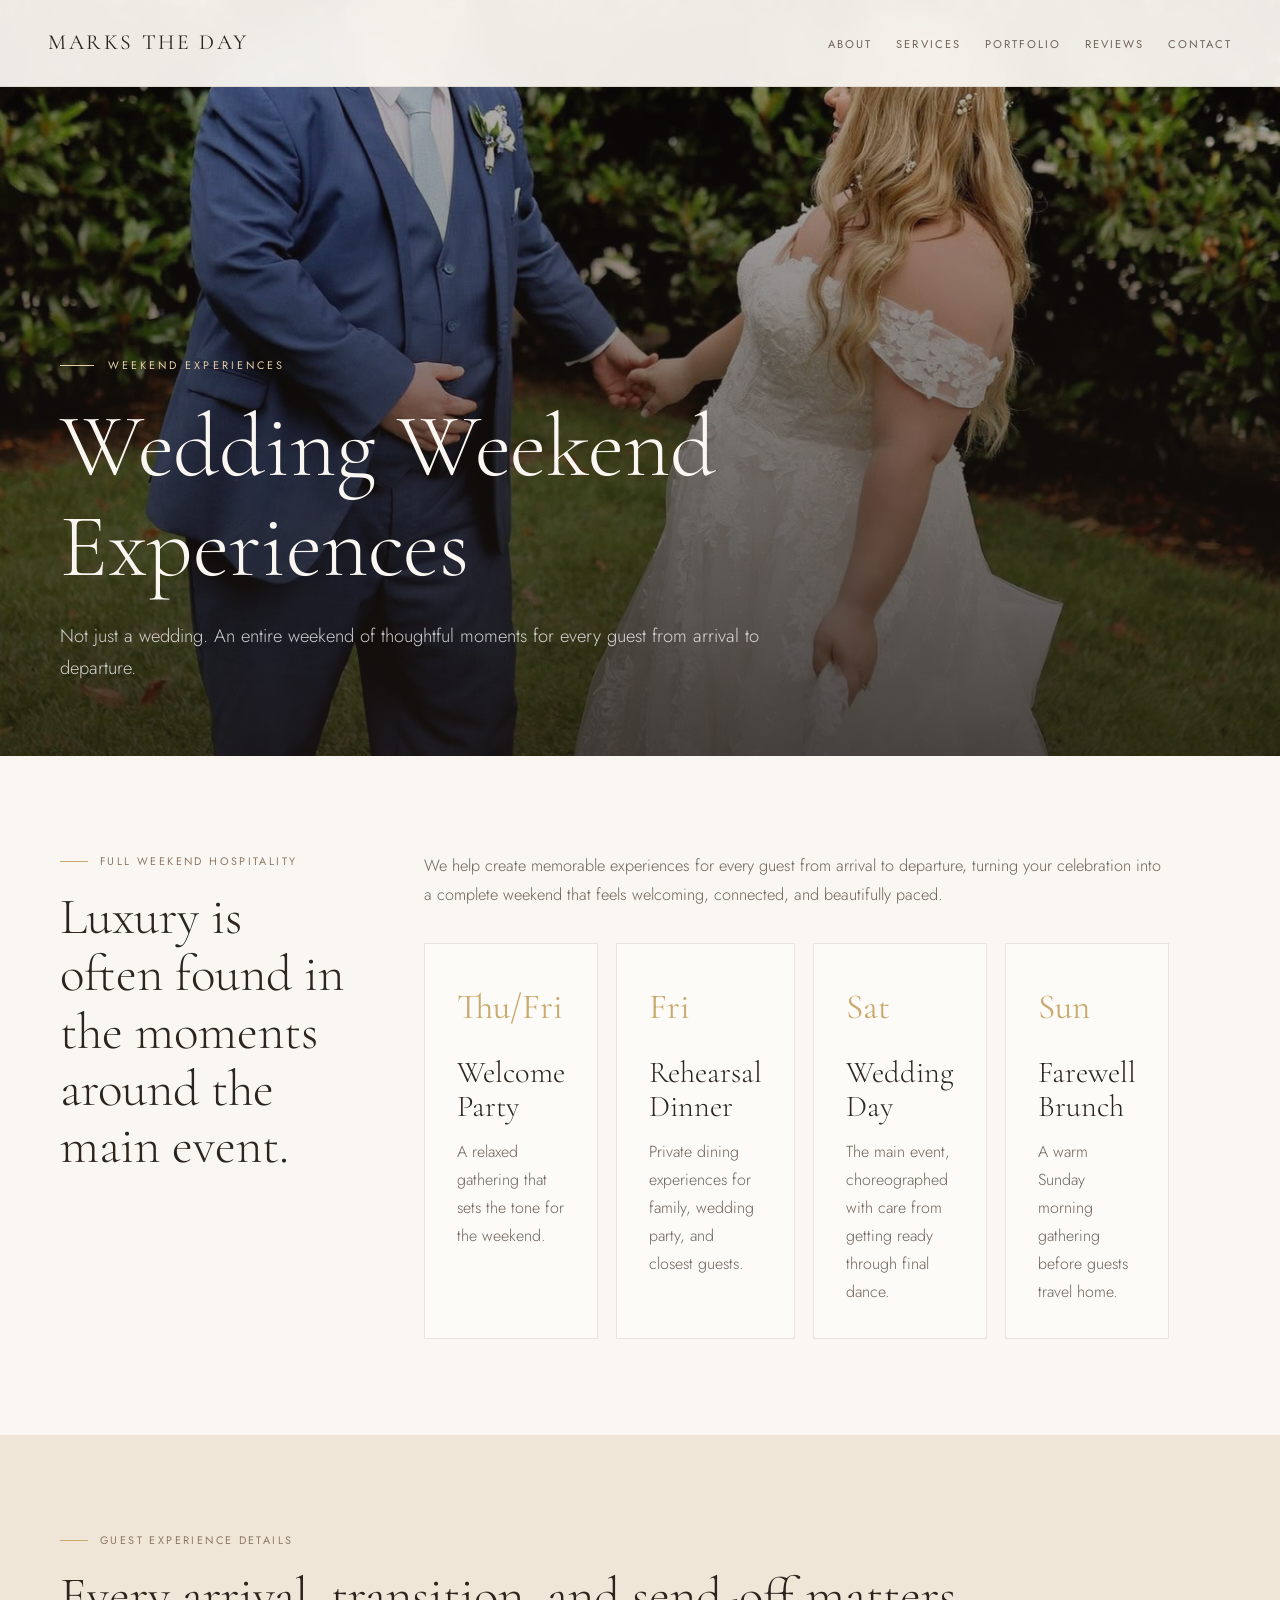
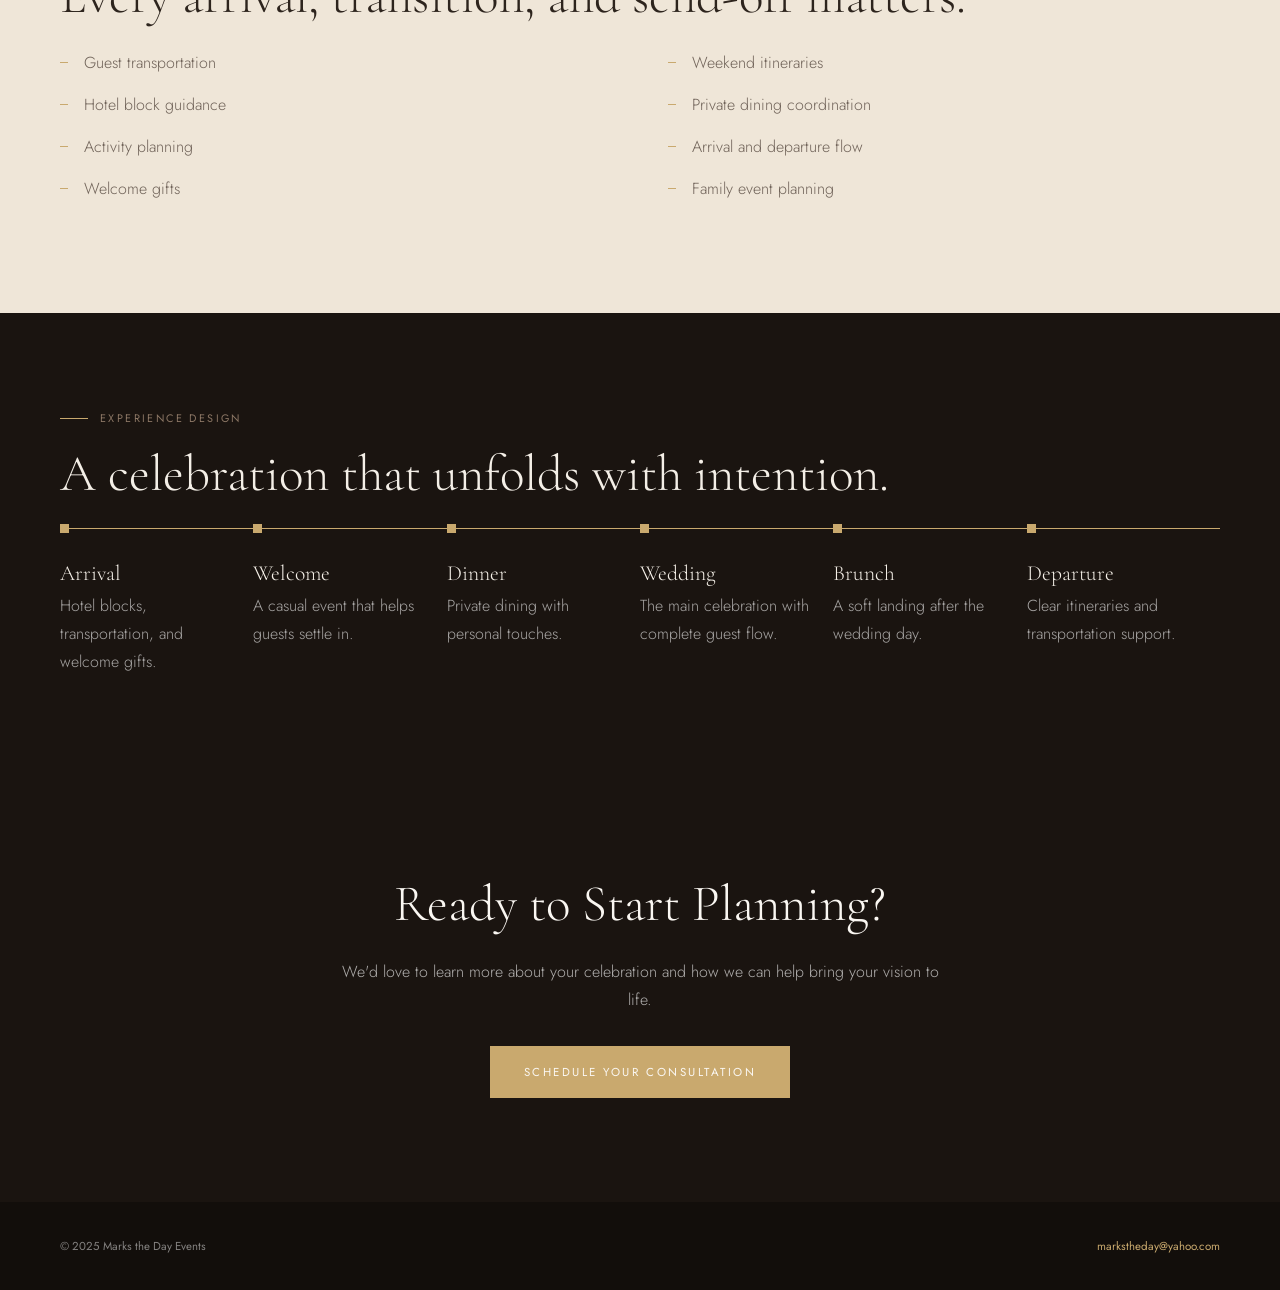
<file: services/weekend-experiences.html>
<!DOCTYPE html>
<html lang="en">
<head>
<meta charset="UTF-8">
<meta name="viewport" content="width=device-width, initial-scale=1.0">
<title>Weekend Experiences | Marks the Day Events</title>
<link rel="preconnect" href="https://fonts.googleapis.com">
<link rel="preconnect" href="https://fonts.gstatic.com" crossorigin>
<link href="https://fonts.googleapis.com/css2?family=Cormorant+Garamond:wght@300;400;500&family=Jost:wght@300;400;500&display=swap" rel="stylesheet">
<link rel="stylesheet" href="service-page.css">
</head>
<body>
<nav class="service-nav">
  <a class="service-logo" href="../index.html">Marks the Day</a>
  <ul class="service-nav-links">
    <li><a href="../index.html#about">About</a></li>
    <li><a href="../index.html#services">Services</a></li>
    <li><a href="../index.html#weddings">Portfolio</a></li>
    <li><a href="../index.html#testimonials">Reviews</a></li>
    <li><a href="../index.html#inquiry">Contact</a></li>
  </ul>
</nav>

<header class="service-hero" style="background-image:url('../Photos%20for%20Website/Megan%20%26%20Dan/IMG_5899.JPEG')">
  <div class="service-hero-inner">
    <div class="eyebrow">Weekend Experiences</div>
    <h1>Wedding Weekend Experiences</h1>
    <p class="hero-sub">Not just a wedding. An entire weekend of thoughtful moments for every guest from arrival to departure.</p>
  </div>
</header>

<section class="section">
  <div class="section-inner split">
    <div>
      <div class="section-label">Full Weekend Hospitality</div>
      <h2>Luxury is often found in the moments around the main event.</h2>
    </div>
    <div>
      <p class="lead">We help create memorable experiences for every guest from arrival to departure, turning your celebration into a complete weekend that feels welcoming, connected, and beautifully paced.</p>
      <div class="grid" style="margin-top:34px">
        <div class="card"><span>Thu/Fri</span><h3>Welcome Party</h3><p>A relaxed gathering that sets the tone for the weekend.</p></div>
        <div class="card"><span>Fri</span><h3>Rehearsal Dinner</h3><p>Private dining experiences for family, wedding party, and closest guests.</p></div>
        <div class="card"><span>Sat</span><h3>Wedding Day</h3><p>The main event, choreographed with care from getting ready through final dance.</p></div>
        <div class="card"><span>Sun</span><h3>Farewell Brunch</h3><p>A warm Sunday morning gathering before guests travel home.</p></div>
      </div>
    </div>
  </div>
</section>

<section class="section alt">
  <div class="section-inner">
    <div class="section-label">Guest Experience Details</div>
    <h2>Every arrival, transition, and send-off matters.</h2>
    <ul class="check-list">
      <li>Guest transportation</li>
      <li>Hotel block guidance</li>
      <li>Activity planning</li>
      <li>Welcome gifts</li>
      <li>Weekend itineraries</li>
      <li>Private dining coordination</li>
      <li>Arrival and departure flow</li>
      <li>Family event planning</li>
    </ul>
  </div>
</section>

<section class="section dark">
  <div class="section-inner">
    <div class="section-label">Experience Design</div>
    <h2>A celebration that unfolds with intention.</h2>
    <div class="timeline">
      <div class="timeline-step"><strong>Arrival</strong><p>Hotel blocks, transportation, and welcome gifts.</p></div>
      <div class="timeline-step"><strong>Welcome</strong><p>A casual event that helps guests settle in.</p></div>
      <div class="timeline-step"><strong>Dinner</strong><p>Private dining with personal touches.</p></div>
      <div class="timeline-step"><strong>Wedding</strong><p>The main celebration with complete guest flow.</p></div>
      <div class="timeline-step"><strong>Brunch</strong><p>A soft landing after the wedding day.</p></div>
      <div class="timeline-step"><strong>Departure</strong><p>Clear itineraries and transportation support.</p></div>
    </div>
  </div>
</section>

<section class="cta">
  <h2>Ready to Start Planning?</h2>
  <p>We'd love to learn more about your celebration and how we can help bring your vision to life.</p>
  <a class="button" href="../index.html#inquiry">Schedule Your Consultation</a>
</section>

<footer class="service-footer">
  <span>© 2025 Marks the Day Events</span>
  <a href="mailto:markstheday@yahoo.com">markstheday@yahoo.com</a>
</footer>
</body>
</html>
</file>
<file: services/service-page.css>
:root {
  --espresso: #1a1410;
  --ivory: #f4efe7;
  --warm-white: #faf7f2;
  --cream: #efe6d8;
  --champagne: #c9a96e;
  --champagne-light: #e4d0a8;
  --taupe: #8c7765;
  --taupe-light: #d8cabb;
  --text-dark: #2d241d;
  --text-mid: #6f6258;
}
* { box-sizing: border-box; margin: 0; padding: 0; }
body {
  font-family: 'Jost', sans-serif;
  background: var(--warm-white);
  color: var(--text-dark);
  line-height: 1.75;
}
img { max-width: 100%; display: block; }
a { color: inherit; }
.service-nav {
  position: fixed;
  top: 0;
  left: 0;
  right: 0;
  z-index: 20;
  display: flex;
  align-items: center;
  justify-content: space-between;
  gap: 28px;
  padding: 24px 48px;
  background: rgba(250,247,242,0.95);
  border-bottom: 1px solid rgba(140,119,101,0.16);
  backdrop-filter: blur(18px);
}
.service-logo {
  font-family: 'Cormorant Garamond', serif;
  font-size: 1.35rem;
  letter-spacing: 0.12em;
  text-transform: uppercase;
  text-decoration: none;
}
.service-nav-links {
  display: flex;
  align-items: center;
  gap: 24px;
  list-style: none;
}
.service-nav-links a {
  font-size: 0.7rem;
  letter-spacing: 0.18em;
  text-transform: uppercase;
  text-decoration: none;
  color: var(--text-mid);
}
.service-nav-links a:hover { color: var(--champagne); }
.service-hero {
  min-height: 84vh;
  display: grid;
  align-items: end;
  padding: 160px 60px 72px;
  position: relative;
  color: var(--warm-white);
  background-size: cover;
  background-position: center;
}
.service-hero::before {
  content: '';
  position: absolute;
  inset: 0;
  background: linear-gradient(to bottom, rgba(26,20,16,0.28), rgba(26,20,16,0.78));
}
.service-hero-inner {
  position: relative;
  max-width: 960px;
}
.eyebrow {
  display: flex;
  align-items: center;
  gap: 14px;
  margin-bottom: 22px;
  font-size: 0.68rem;
  letter-spacing: 0.28em;
  text-transform: uppercase;
  color: var(--champagne-light);
}
.eyebrow::before {
  content: '';
  width: 34px;
  height: 1px;
  background: var(--champagne-light);
}
h1, h2, h3 {
  font-family: 'Cormorant Garamond', serif;
  font-weight: 300;
  line-height: 1.12;
}
h1 {
  font-size: clamp(3.2rem, 7vw, 7rem);
  max-width: 920px;
  margin-bottom: 22px;
}
.hero-sub {
  max-width: 720px;
  font-size: 1.15rem;
  font-weight: 300;
  color: rgba(255,255,255,0.78);
}
.section {
  padding: 96px 60px;
}
.section.alt { background: var(--cream); }
.section.dark {
  background: var(--espresso);
  color: var(--ivory);
}
.section-inner {
  max-width: 1180px;
  margin: 0 auto;
}
.split {
  display: grid;
  grid-template-columns: 0.85fr 1.15fr;
  gap: 76px;
  align-items: start;
}
.section-label {
  display: flex;
  align-items: center;
  gap: 12px;
  margin-bottom: 18px;
  color: var(--taupe);
  font-size: 0.68rem;
  letter-spacing: 0.22em;
  text-transform: uppercase;
}
.section-label::before {
  content: '';
  width: 28px;
  height: 1px;
  background: var(--champagne);
}
h2 {
  font-size: clamp(2.4rem, 4vw, 4.4rem);
  margin-bottom: 24px;
}
h3 {
  font-size: 1.9rem;
  margin-bottom: 14px;
}
p {
  color: var(--text-mid);
  font-weight: 300;
}
.dark p { color: rgba(255,255,255,0.62); }
.lead {
  font-size: 1.02rem;
  max-width: 740px;
}
.grid {
  display: grid;
  grid-template-columns: repeat(4, 1fr);
  gap: 18px;
}
.grid.three { grid-template-columns: repeat(3, 1fr); }
.card {
  border: 1px solid rgba(140,119,101,0.18);
  background: rgba(255,255,255,0.46);
  padding: 32px;
  min-height: 180px;
}
.dark .card {
  background: rgba(255,255,255,0.035);
  border-color: rgba(201,169,110,0.14);
}
.card span {
  display: block;
  margin-bottom: 18px;
  font-family: 'Cormorant Garamond', serif;
  font-size: 2.2rem;
  color: var(--champagne);
}
.check-list {
  columns: 2;
  column-gap: 56px;
  list-style: none;
}
.check-list li {
  break-inside: avoid;
  position: relative;
  padding-left: 24px;
  margin-bottom: 14px;
  color: var(--text-mid);
  font-weight: 300;
}
.check-list li::before {
  content: '';
  position: absolute;
  left: 0;
  top: 0.78em;
  width: 8px;
  height: 1px;
  background: var(--champagne);
}
.timeline {
  display: grid;
  grid-template-columns: repeat(6, 1fr);
  gap: 0;
}
.timeline-step {
  border-top: 1px solid var(--champagne);
  padding: 26px 20px 0 0;
  position: relative;
}
.timeline-step::before {
  content: '';
  position: absolute;
  top: -5px;
  left: 0;
  width: 9px;
  height: 9px;
  background: var(--champagne);
}
.timeline-step strong {
  display: block;
  font-family: 'Cormorant Garamond', serif;
  font-size: 1.35rem;
  font-weight: 300;
}
.gallery {
  display: grid;
  grid-template-columns: 1.2fr 0.8fr 1fr;
  grid-auto-rows: 250px;
  gap: 14px;
}
.gallery img {
  width: 100%;
  height: 100%;
  object-fit: cover;
}
.gallery img:first-child {
  grid-row: span 2;
}
.mood-board {
  display: grid;
  grid-template-columns: repeat(5, 1fr);
  gap: 12px;
}
.swatch {
  min-height: 150px;
  padding: 18px;
  display: flex;
  align-items: end;
  color: var(--espresso);
  font-size: 0.68rem;
  letter-spacing: 0.12em;
  text-transform: uppercase;
}
.before-after {
  display: grid;
  grid-template-columns: 1fr 1fr;
  gap: 18px;
}
.mini-panel {
  border-left: 2px solid var(--champagne);
  padding: 24px 0 24px 28px;
}
.cta {
  text-align: center;
  background: var(--espresso);
  color: var(--warm-white);
  padding: 104px 60px;
}
.cta p {
  max-width: 620px;
  margin: 0 auto 32px;
  color: rgba(255,255,255,0.66);
}
.button {
  display: inline-block;
  padding: 16px 34px;
  background: var(--champagne);
  color: var(--warm-white);
  text-decoration: none;
  font-size: 0.72rem;
  letter-spacing: 0.22em;
  text-transform: uppercase;
}
.button:hover { background: #a98547; }
.service-footer {
  padding: 34px 60px;
  display: flex;
  justify-content: space-between;
  gap: 20px;
  background: #120e0b;
  color: rgba(255,255,255,0.48);
  font-size: 0.72rem;
}
.service-footer a {
  color: var(--champagne);
  text-decoration: none;
}
@media (max-width: 900px) {
  .service-nav { padding: 18px 24px; }
  .service-nav-links { display: none; }
  .service-hero, .section, .cta { padding-left: 28px; padding-right: 28px; }
  .split, .grid, .grid.three, .before-after { grid-template-columns: 1fr; }
  .check-list { columns: 1; }
  .timeline { grid-template-columns: 1fr; gap: 28px; }
  .gallery { grid-template-columns: 1fr; grid-auto-rows: 240px; }
  .gallery img:first-child { grid-row: span 1; }
  .mood-board { grid-template-columns: 1fr 1fr; }
  .service-footer { flex-direction: column; padding: 28px; }
}
</file>
